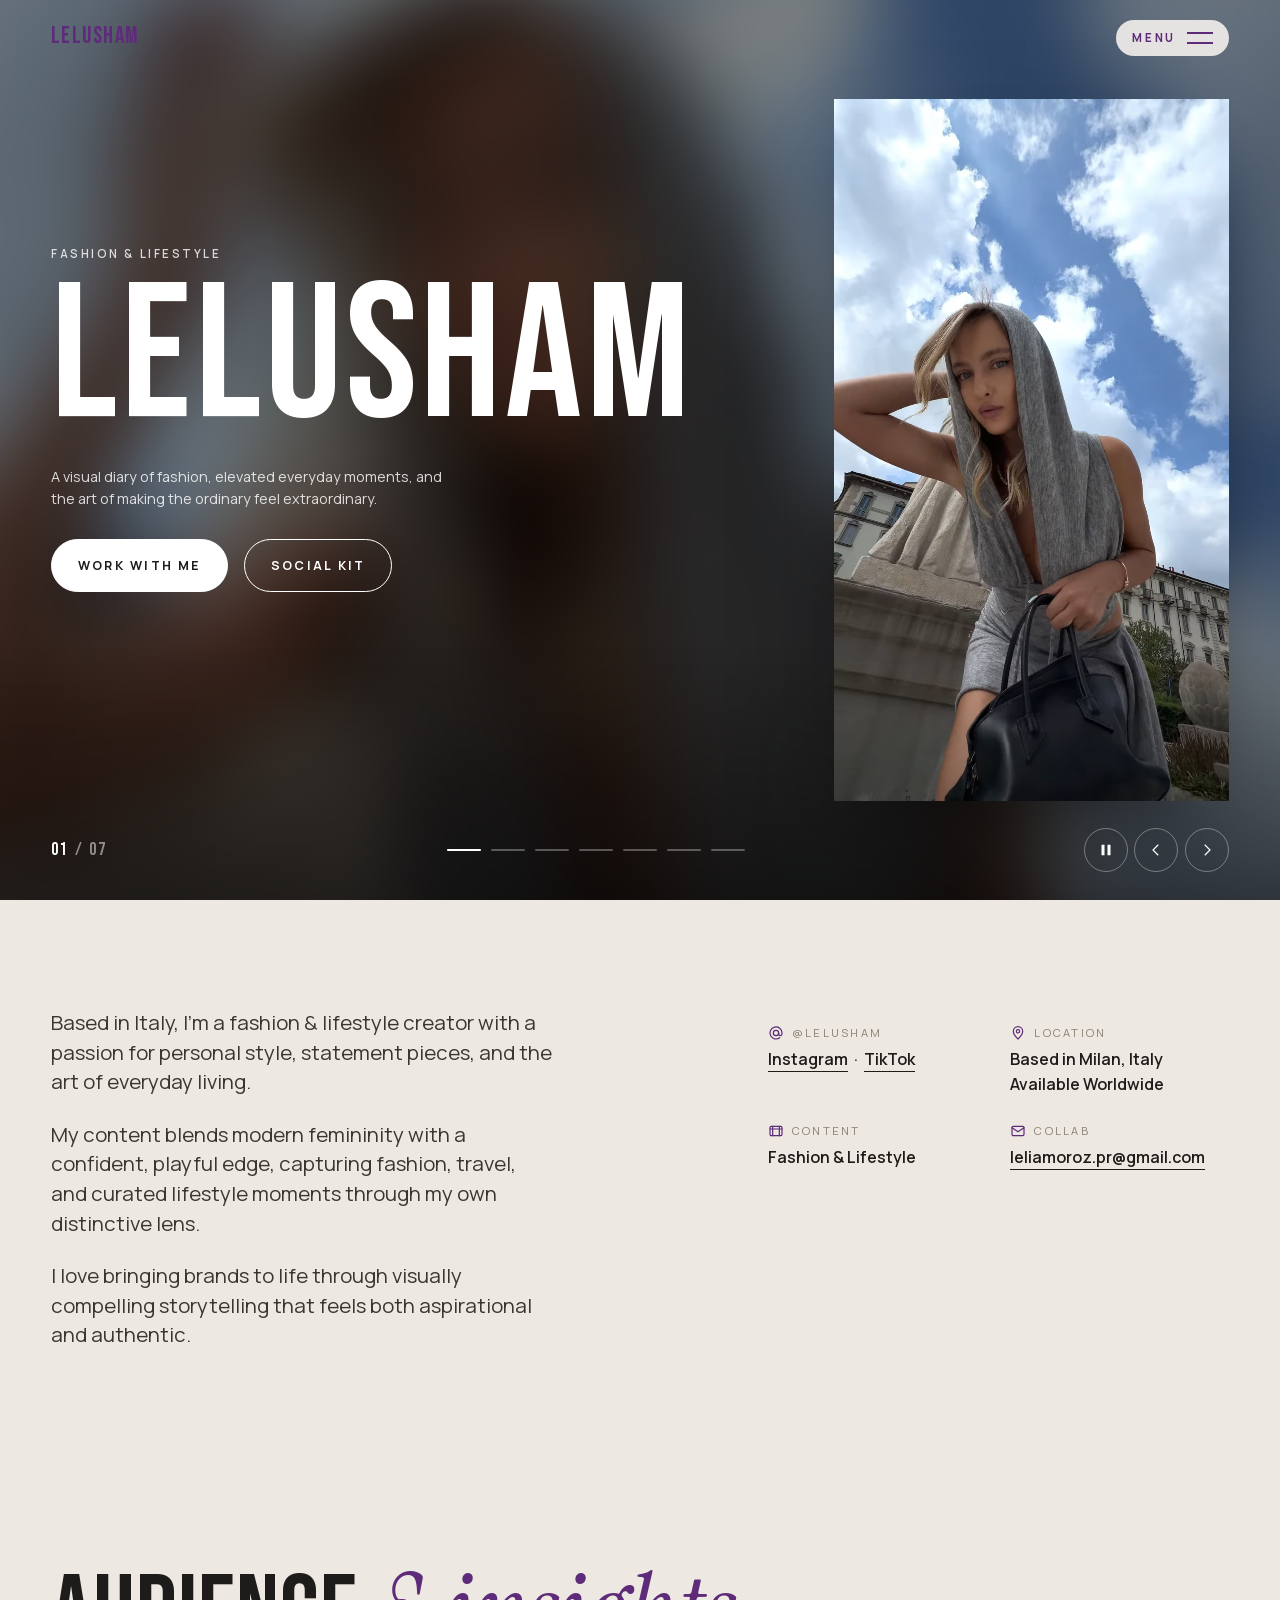
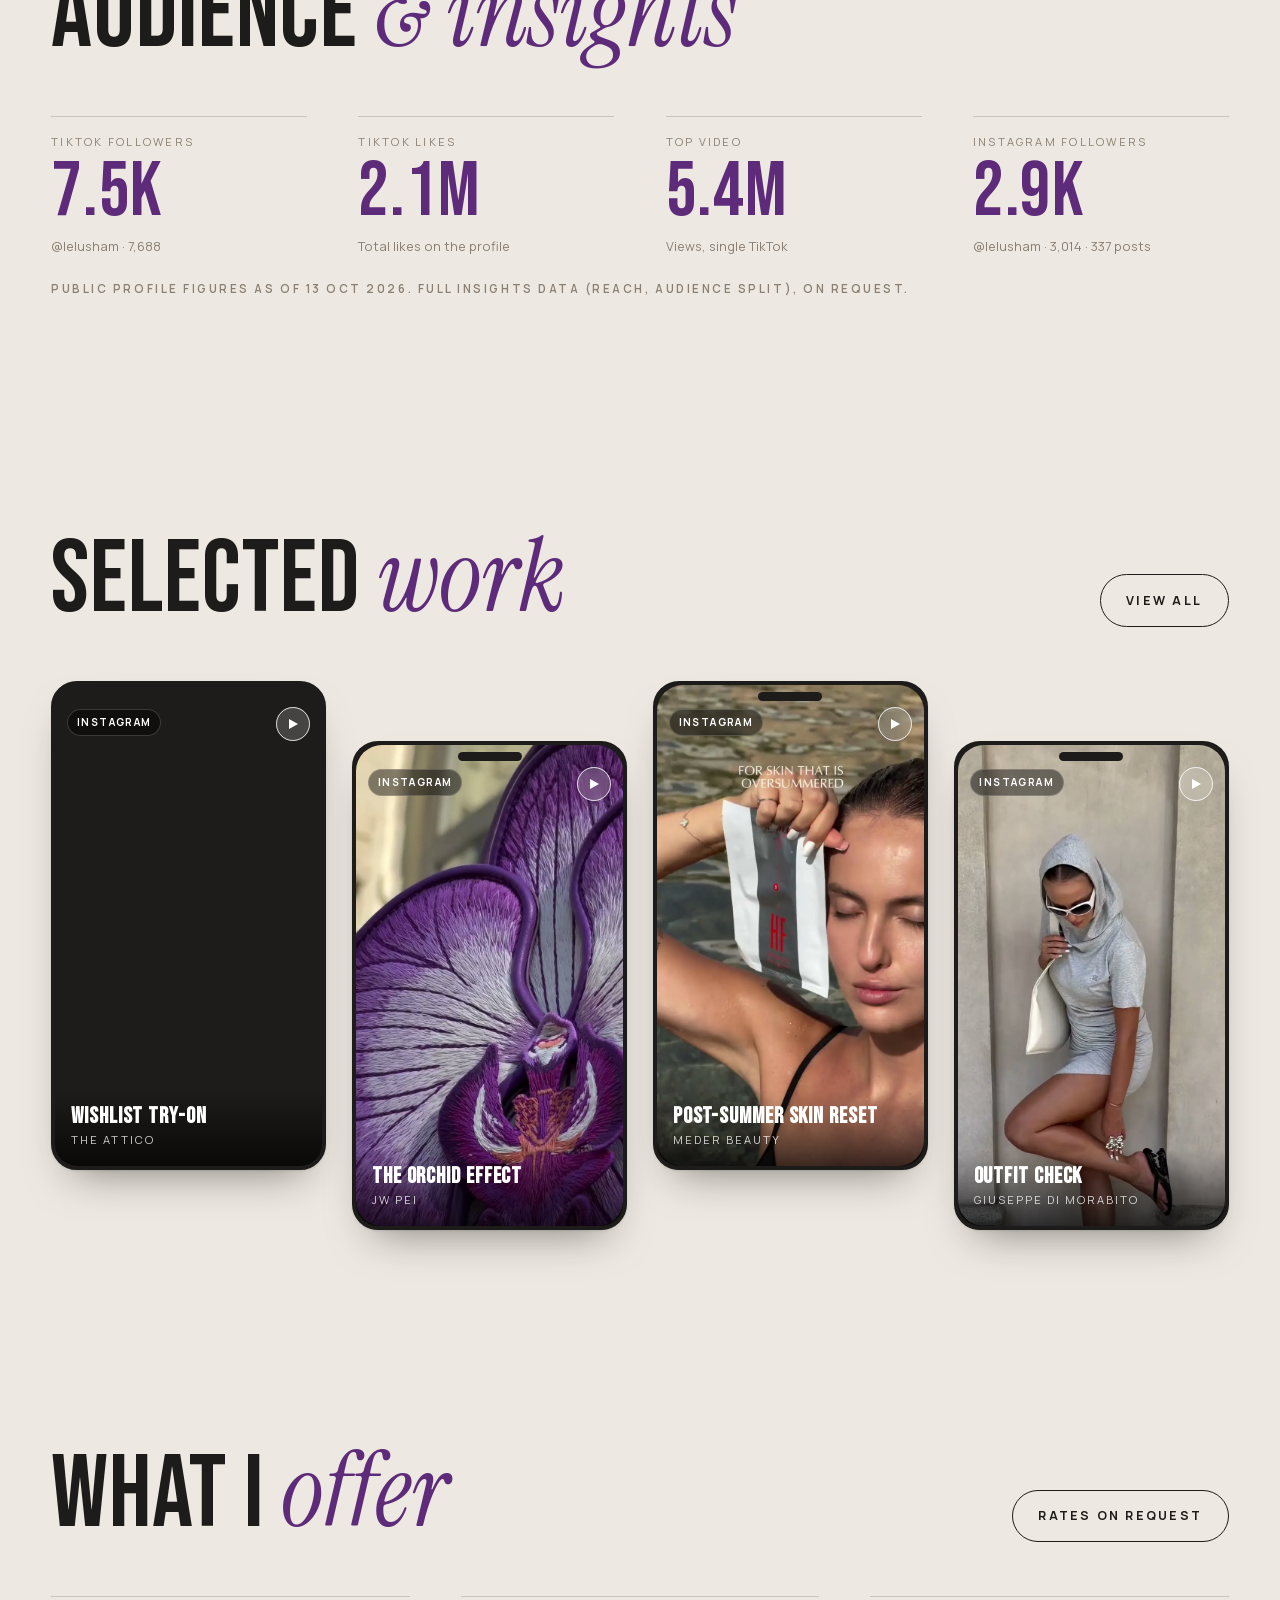
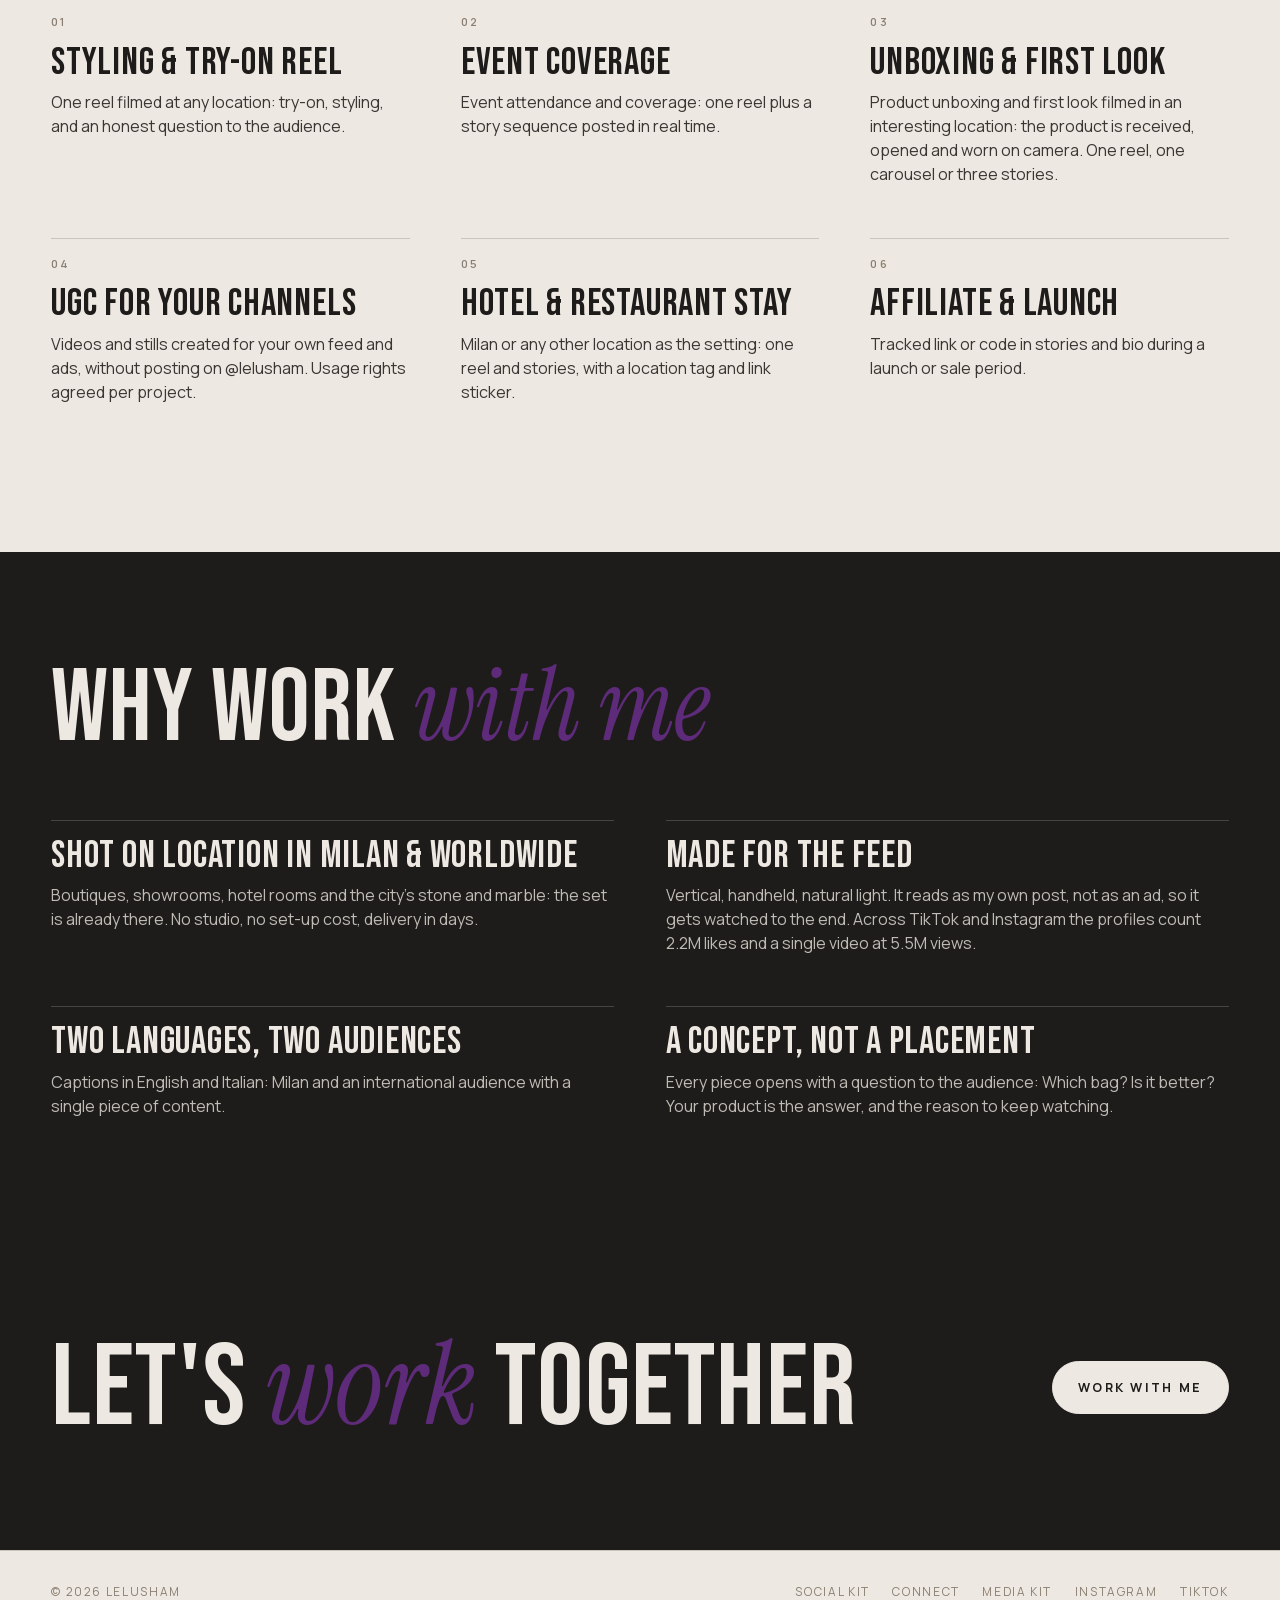
<file: index.html>
<!doctype html>
<html lang="en">
<head>
<meta charset="utf-8">
<meta name="viewport" content="width=device-width, initial-scale=1">
<title>LELUSHAM — Fashion & Lifestyle, Milan</title>
<meta name="description" content="Lelia M (@lelusham): fashion and lifestyle reels from Milan. Explore the Social Kit, the highlights and how to get in touch.">
<link rel="canonical" href="https://lelusham.com/">
<meta property="og:type" content="website">
<meta property="og:site_name" content="LELUSHAM">
<meta property="og:title" content="LELUSHAM — Fashion & Lifestyle, Milan">
<meta property="og:description" content="Lelia M (@lelusham): fashion and lifestyle reels from Milan. Explore the Social Kit, the highlights and how to get in touch.">
<meta property="og:url" content="https://lelusham.com/">
<meta property="og:image" content="https://lelusham.com/assets/img/og.jpg">
<meta property="og:image:width" content="1200"><meta property="og:image:height" content="630">
<meta name="twitter:card" content="summary_large_image">
<meta name="theme-color" content="#EDE8E1">
<link rel="icon" href="favicon.svg" type="image/svg+xml">
<link rel="preload" as="font" type="font/woff2" href="assets/fonts/bebas-neue-normal-latin.woff2" crossorigin>
<link rel="preload" as="font" type="font/woff2" href="assets/fonts/manrope-normal-latin.woff2" crossorigin>
<link rel="stylesheet" href="assets/css/style.css">
<link rel="preload" as="image" href="assets/video/lelusham-hero-poster.webp" fetchpriority="high">
<link rel="preload" as="video" href="assets/video/lelusham-hero-1080.mp4" type="video/mp4">
<script type="application/ld+json">{"@context":"https://schema.org","@type":"Person","name":"Lelia M","alternateName":"LELUSHAM","url":"https://lelusham.com/","sameAs":["https://www.instagram.com/lelusham/","https://www.tiktok.com/@lelusham"],"email":"mailto:leliamoroz.pr@gmail.com","address":{"@type":"PostalAddress","addressLocality":"Milan","addressCountry":"IT"},"jobTitle":"Fashion & Lifestyle creator"}</script>
</head>
<body>
<a class="skip-link" href="#main">Skip to content</a>
<header class="site-header">
  <a class="wordmark" href="index.html" aria-label="LELUSHAM — Home"><svg viewBox="0 0 520 90" aria-hidden="true"><text x="0" y="78" font-family="'Bebas Neue','Arial Narrow',Impact,sans-serif" font-size="96" letter-spacing="6" fill="currentColor">LELUSHAM</text></svg></a>
  <button class="menu-toggle" type="button" data-menu-toggle aria-expanded="false" aria-controls="site-nav"><span class="label">Menu</span><span class="bars" aria-hidden="true"></span></button>
</header>
<nav class="site-nav" id="site-nav" aria-label="Main">
  <ol>
    <li><a href="index.html">Home <small>01</small></a></li>
    <li><a href="social-kit.html">Social Kit <small>02</small></a></li>
    <li><a href="connect.html">Connect <small>03</small></a></li>
  </ol>
  <p class="nav-cta"><a class="btn btn-primary" data-media-kit href="docs/media-kit/LELUSHAM-media-kit.pdf" download><svg viewBox="0 0 16 16" aria-hidden="true" fill="none" stroke="currentColor" stroke-width="1.6" stroke-linecap="round" stroke-linejoin="round"><path d="M8 2v9M4 7l4 4 4-4M3 13h10"/></svg>Download Media Kit</a></p>
  <div class="nav-foot">
    <span><a href="https://www.instagram.com/lelusham/" target="_blank" rel="noopener" data-ig>Instagram</a> &nbsp;·&nbsp; <a href="https://www.tiktok.com/@lelusham" target="_blank" rel="noopener" data-tt>TikTok</a> &nbsp;·&nbsp; @lelusham</span>
  </div>
</nav>
<main id="main">

<section class="hero" data-slider>
  <div class="slides"></div>
  <p class="visually-hidden" aria-live="polite" data-live></p>
  <div class="slider-ui">
    <div class="counter" aria-hidden="true"></div>
    <div class="dots" role="tablist" aria-label="Slides"></div>
    <div class="slider-btns">
      <button class="ctrl" type="button" data-toggle-play aria-pressed="false" aria-label="Pause autoplay"><svg class="ico-pause" viewBox="0 0 24 24" fill="currentColor" aria-hidden="true"><rect x="6" y="5" width="4" height="14"/><rect x="14" y="5" width="4" height="14"/></svg><svg class="ico-play" viewBox="0 0 24 24" fill="currentColor" aria-hidden="true"><path d="M7 5l12 7-12 7z"/></svg></button>
      <button class="ctrl" type="button" data-prev aria-label="Previous slide"><svg viewBox="0 0 24 24" fill="none" stroke="currentColor" stroke-width="1.6" aria-hidden="true"><path d="M15 5l-7 7 7 7"/></svg></button>
      <button class="ctrl" type="button" data-next aria-label="Next slide"><svg viewBox="0 0 24 24" fill="none" stroke="currentColor" stroke-width="1.6" aria-hidden="true"><path d="M9 5l7 7-7 7"/></svg></button>
    </div>
  </div>
</section>

<section class="section intro">
  <div class="lead fade-up">
    <p>Based in Italy, I&#39;m a fashion &amp; lifestyle creator with a passion for personal style, statement pieces, and the art of everyday living.</p>
    <p>My content blends modern femininity with a confident, playful edge, capturing fashion, travel, and curated lifestyle moments through my own distinctive lens.</p>
    <p>I love bringing brands to life through visually compelling storytelling that feels both aspirational and authentic.</p>
  </div>
  <dl class="meta fade-up">
    <div><dt><svg class="ico" viewBox="0 0 24 24" fill="none" stroke="currentColor" stroke-width="1.8" stroke-linecap="round" stroke-linejoin="round" aria-hidden="true"><circle cx="12" cy="12" r="4"/><path d="M16 12v1.5a2.5 2.5 0 0 0 5 0V12a9 9 0 1 0-3.5 7.1"/></svg>@lelusham</dt><dd><a class="link" href="https://www.instagram.com/lelusham/" target="_blank" rel="noopener" data-ig>Instagram</a> &nbsp;·&nbsp; <a class="link" href="https://www.tiktok.com/@lelusham" target="_blank" rel="noopener" data-tt>TikTok</a></dd></div>
    <div><dt><svg class="ico" viewBox="0 0 24 24" fill="none" stroke="currentColor" stroke-width="1.8" stroke-linecap="round" stroke-linejoin="round" aria-hidden="true"><path d="M12 21s-7-6.2-7-11.5a7 7 0 0 1 14 0C19 14.8 12 21 12 21z"/><circle cx="12" cy="9.5" r="2.5"/></svg>Location</dt><dd>Based in Milan, Italy<br>Available Worldwide</dd></div>
    <div><dt><svg class="ico" viewBox="0 0 24 24" fill="none" stroke="currentColor" stroke-width="1.8" stroke-linecap="round" stroke-linejoin="round" aria-hidden="true"><rect x="3" y="5" width="18" height="14" rx="2"/><path d="M3 9h18M7 5v14M17 5v14"/></svg>Content</dt><dd>Fashion &amp; Lifestyle</dd></div>
    <div><dt><svg class="ico" viewBox="0 0 24 24" fill="none" stroke="currentColor" stroke-width="1.8" stroke-linecap="round" stroke-linejoin="round" aria-hidden="true"><rect x="3" y="5" width="18" height="14" rx="2"/><path d="m3 7 9 6 9-6"/></svg>Collab</dt><dd><a class="link" data-email href="#">leliamoroz.pr@gmail.com</a></dd></div>
  </dl>
</section>

<section class="section audience" aria-labelledby="aud-h">
  <div class="section-head">
    <h2 id="aud-h" class="section-title display fade-up">Audience <span class="serif-i">&amp; insights</span></h2>
  </div>
  <dl class="stats" data-stats></dl>
  <p class="eyebrow fade-up" data-stats-note></p>
</section>

<section class="section work-sec" aria-labelledby="kit-h">
  <div class="section-head">
    <h2 id="kit-h" class="section-title display fade-up">Selected <span class="serif-i">work</span></h2>
    <a class="btn btn-ghost fade-up" href="social-kit.html">View all</a>
  </div>
  <div class="grid staggered" data-kit-preview></div>
</section>

<section class="section offer-sec" aria-labelledby="off-h">
  <div class="section-head">
    <h2 id="off-h" class="section-title display fade-up">What I <span class="serif-i">offer</span></h2>
    <a class="btn btn-ghost fade-up" href="connect.html">Rates on request</a>
  </div>
  <ol class="offer-list" data-services></ol>
  <p class="offer-note fade-up" data-services-note></p>
</section>

<section class="section value-sec on-dark" aria-labelledby="val-h">
  <h2 id="val-h" class="section-title display fade-up">Why work <span class="serif-i">with me</span></h2>
  <ul class="value-list" data-value></ul>
</section>

<section class="cta-band">
  <h2 class="display">Let's <span class="serif-i">work</span> together</h2>
  <a class="btn btn-primary" href="connect.html">Work with me</a>
</section>
</main>
<footer class="site-footer">
  <span>© <span data-year></span> LELUSHAM </span>
  <nav aria-label="Footer">
    <a href="social-kit.html">Social Kit</a>
    <a href="connect.html">Connect</a>
    <a data-media-kit href="docs/media-kit/LELUSHAM-media-kit.pdf" download>Media kit</a>
    <a href="https://www.instagram.com/lelusham/" target="_blank" rel="noopener" data-ig>Instagram</a>
    <a href="https://www.tiktok.com/@lelusham" target="_blank" rel="noopener" data-tt>TikTok</a>
  </nav>
</footer>
<script src="assets/js/content.js"></script>
<script src="assets/js/slider.js"></script>
<script src="assets/js/main.js"></script>
</body>
</html>
</file>
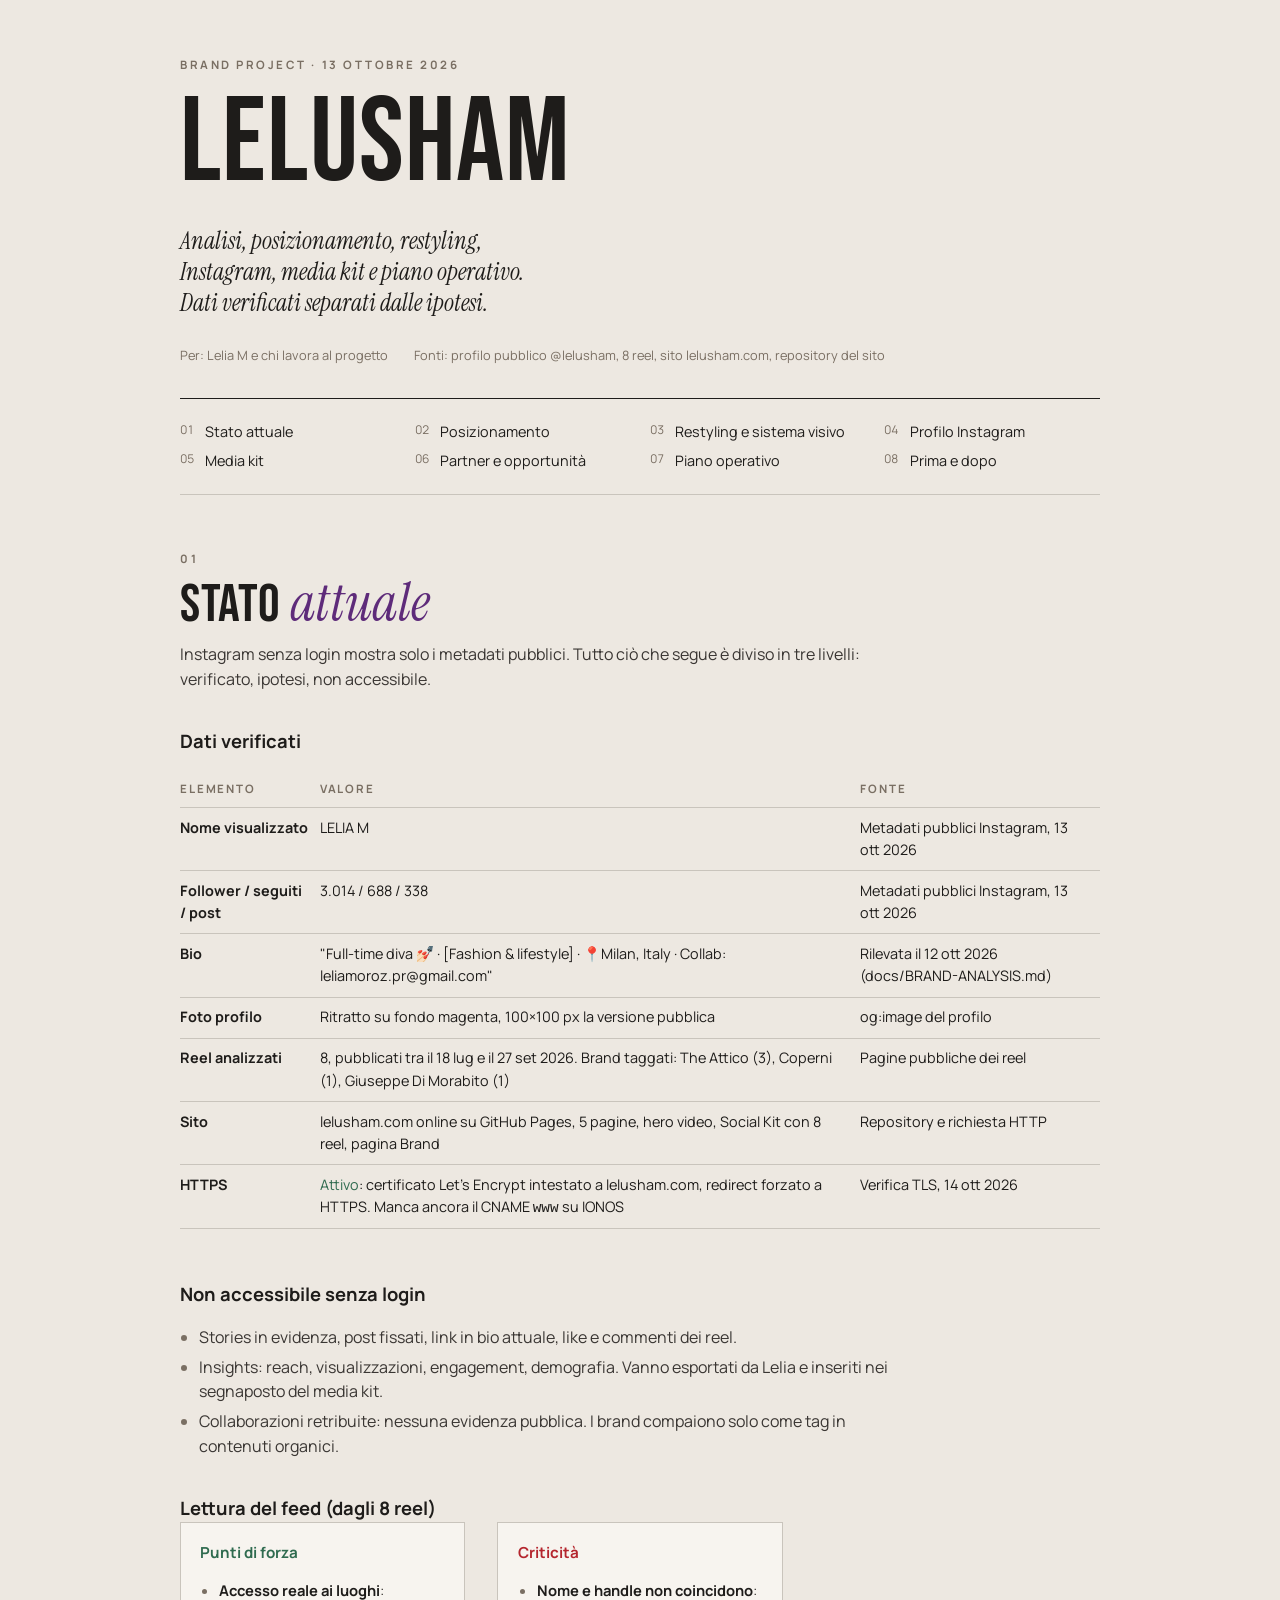
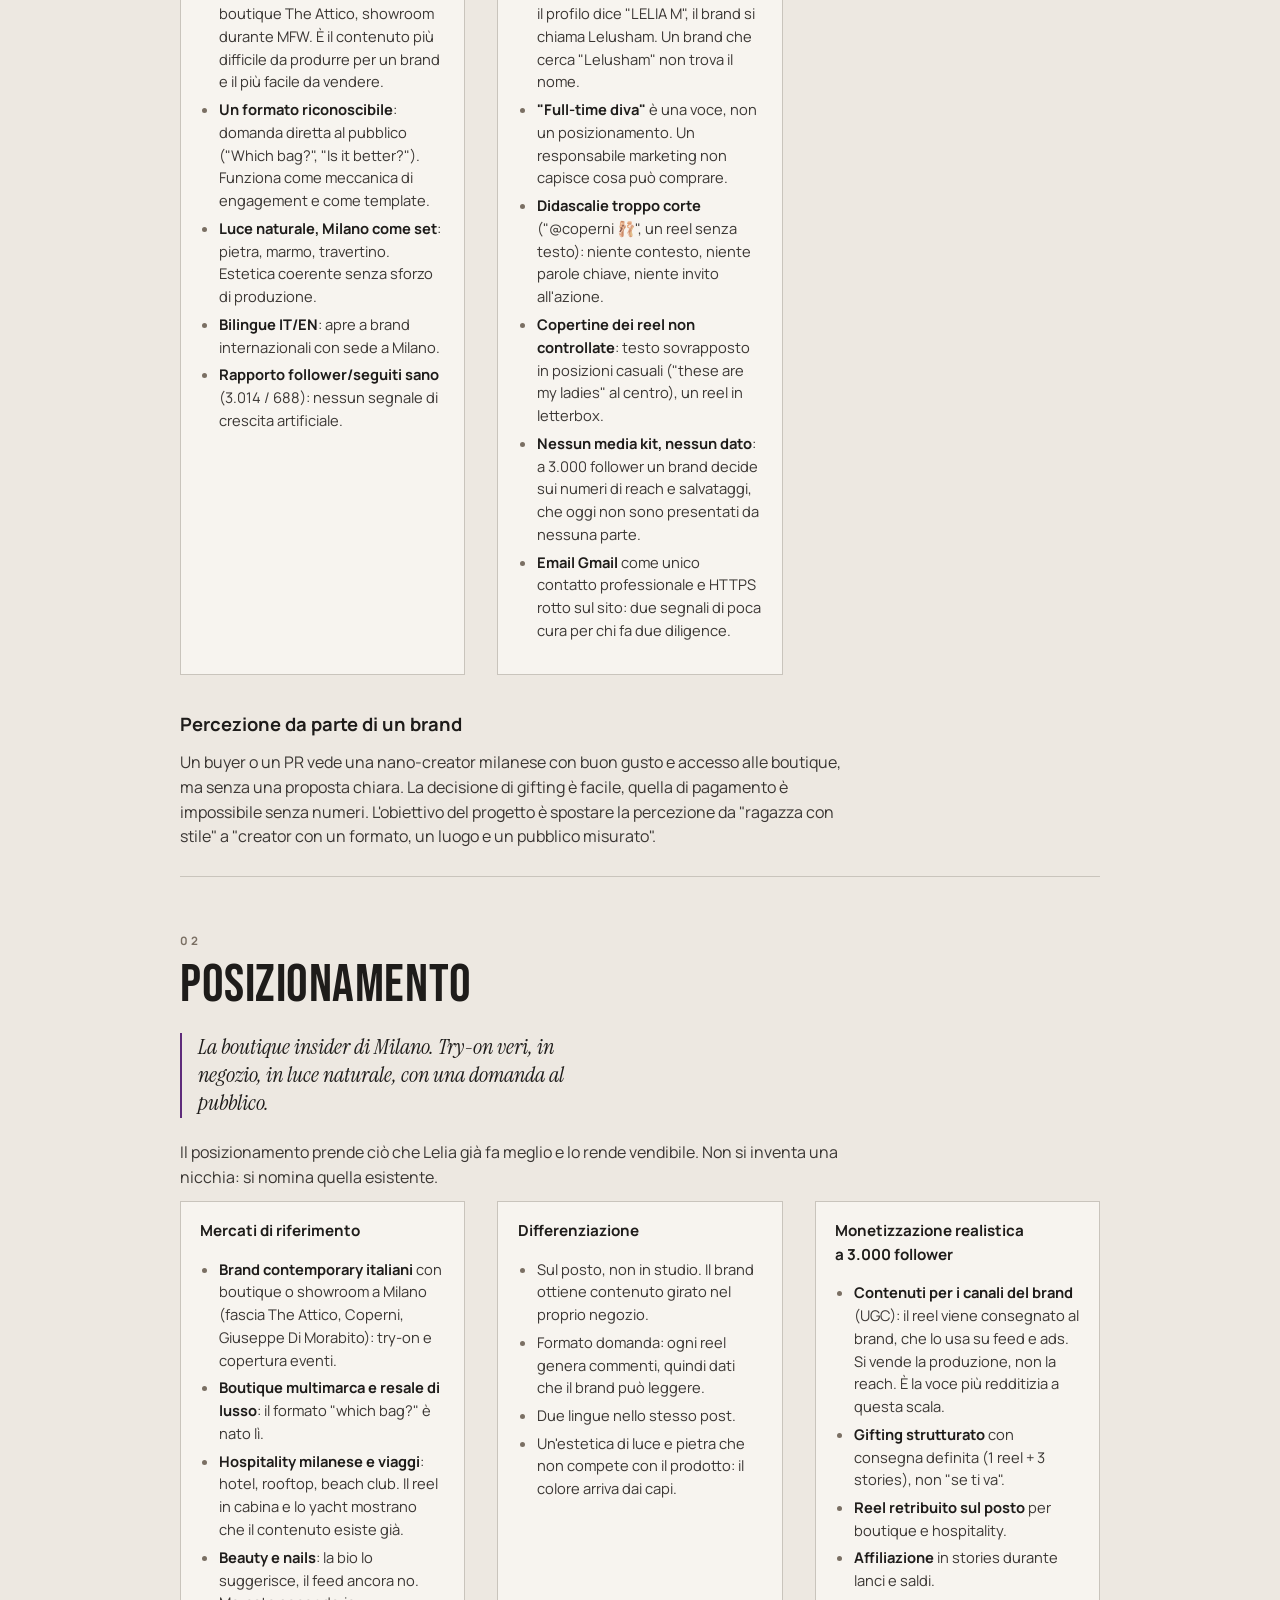
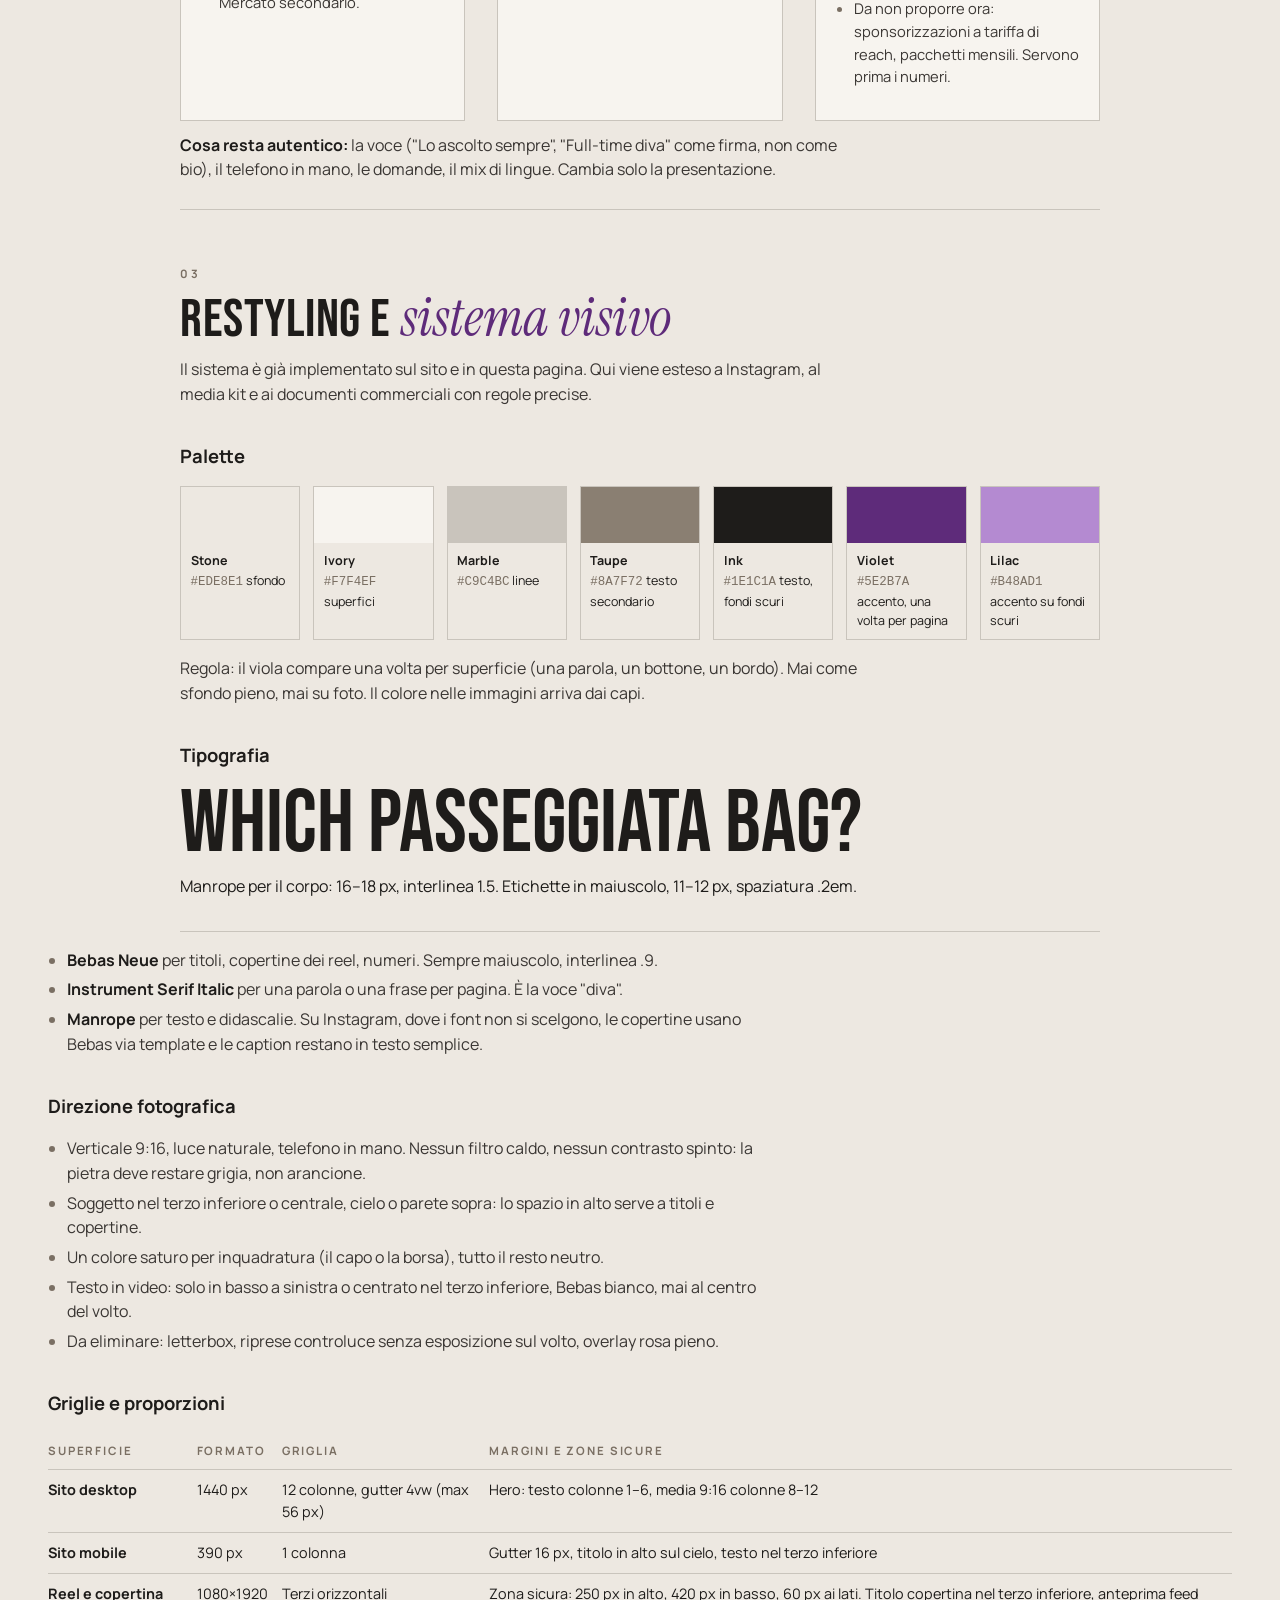
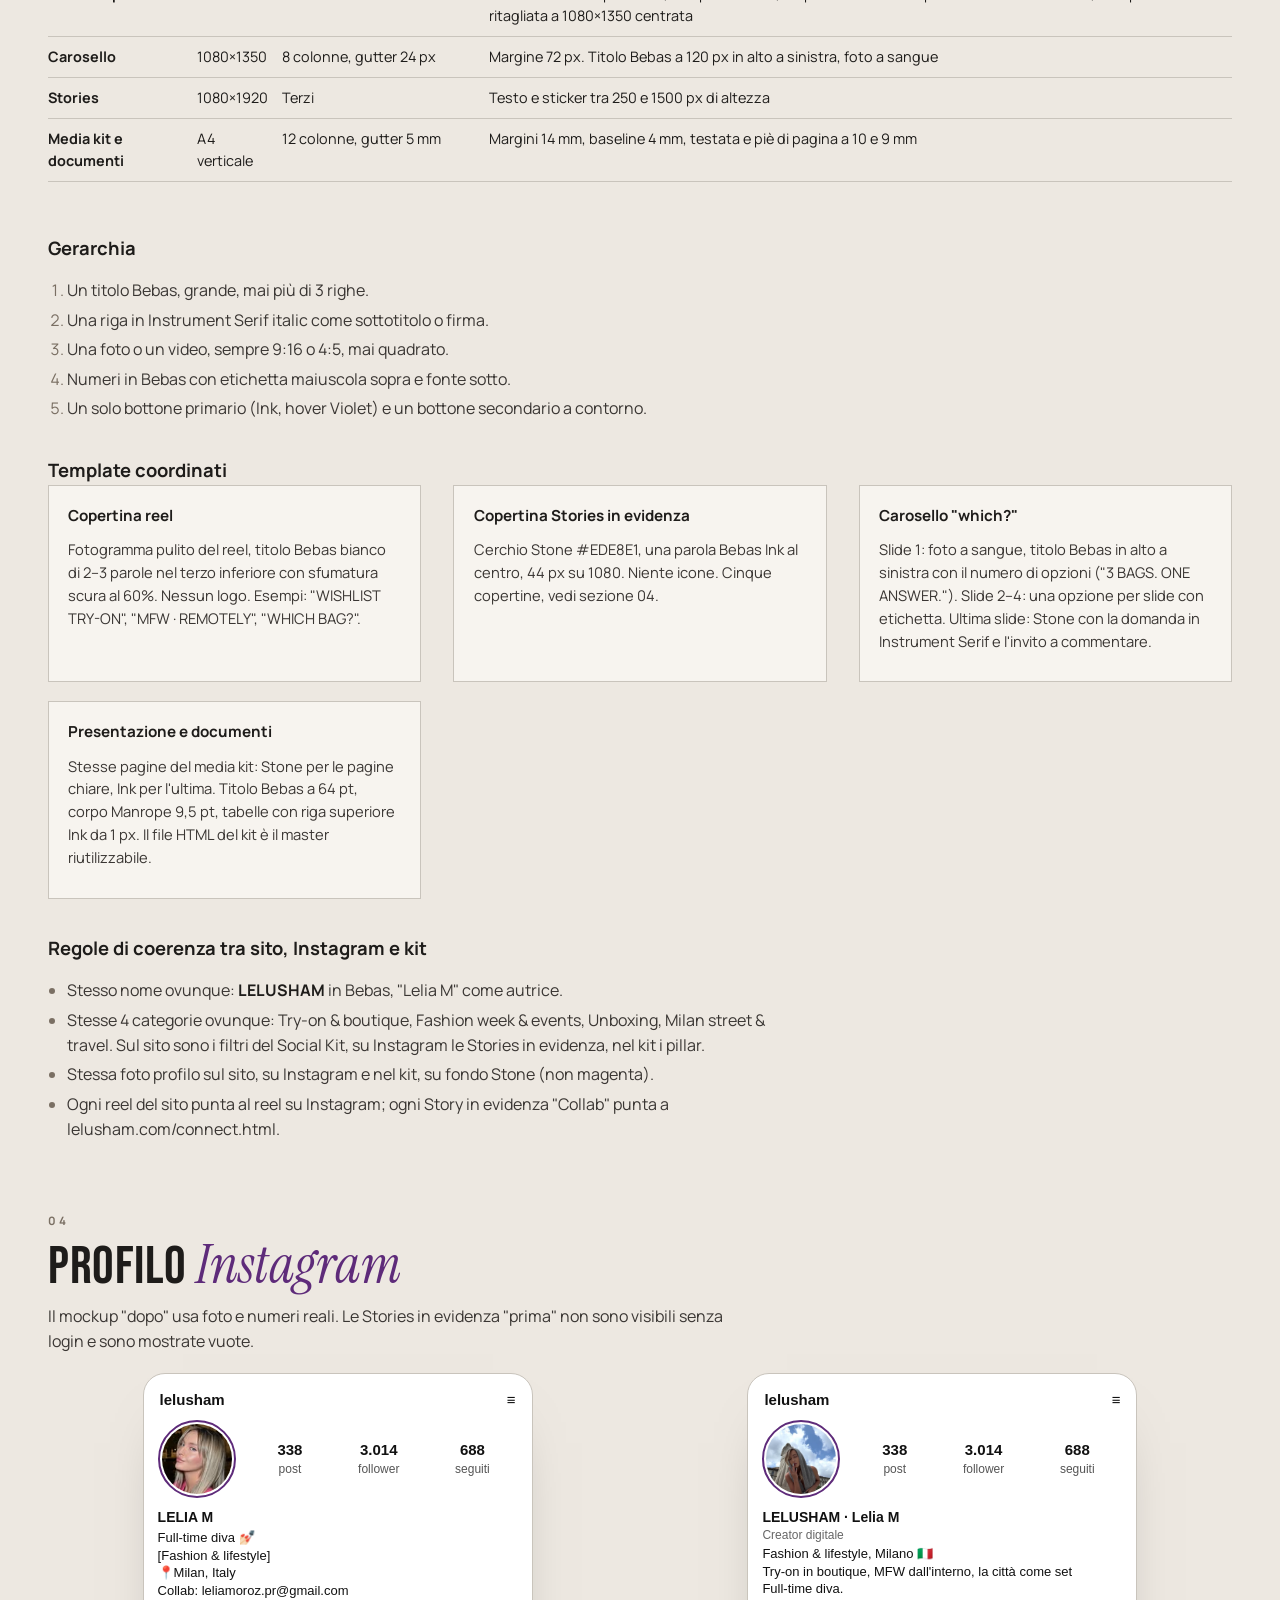
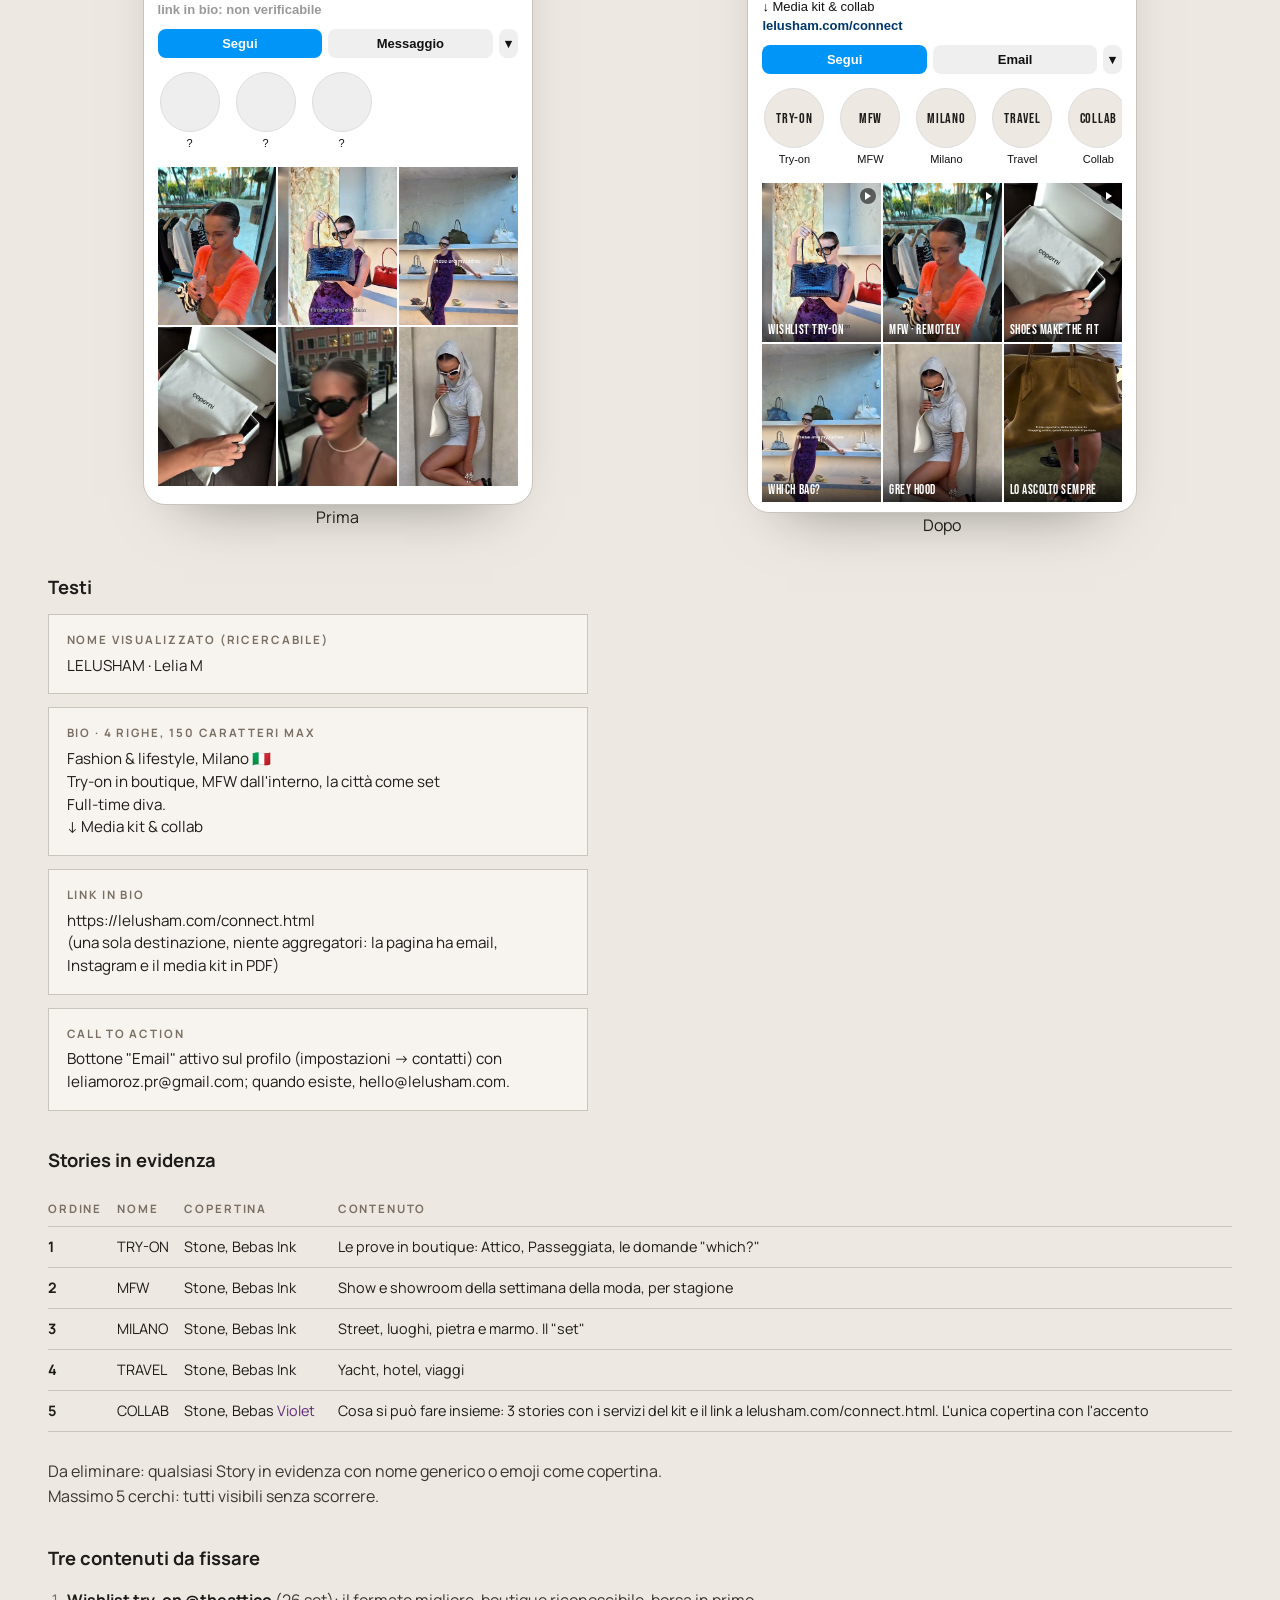
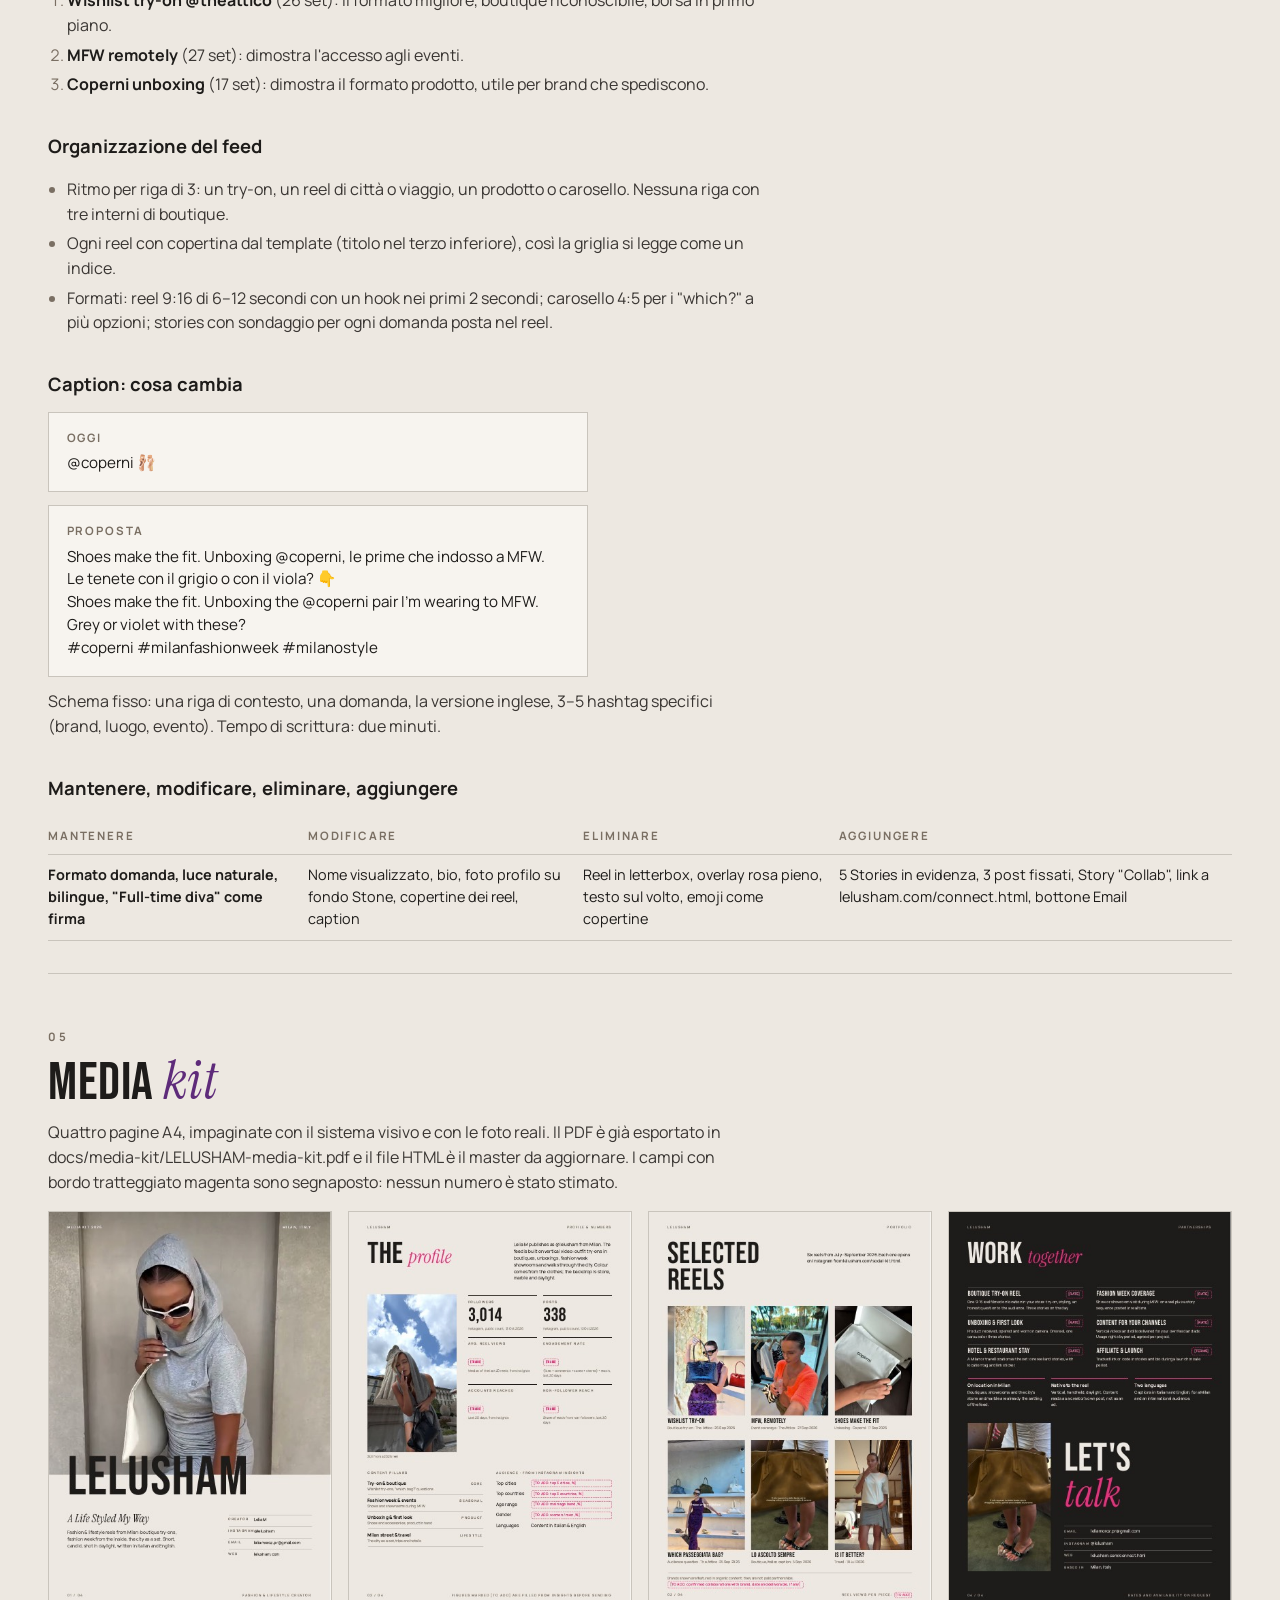
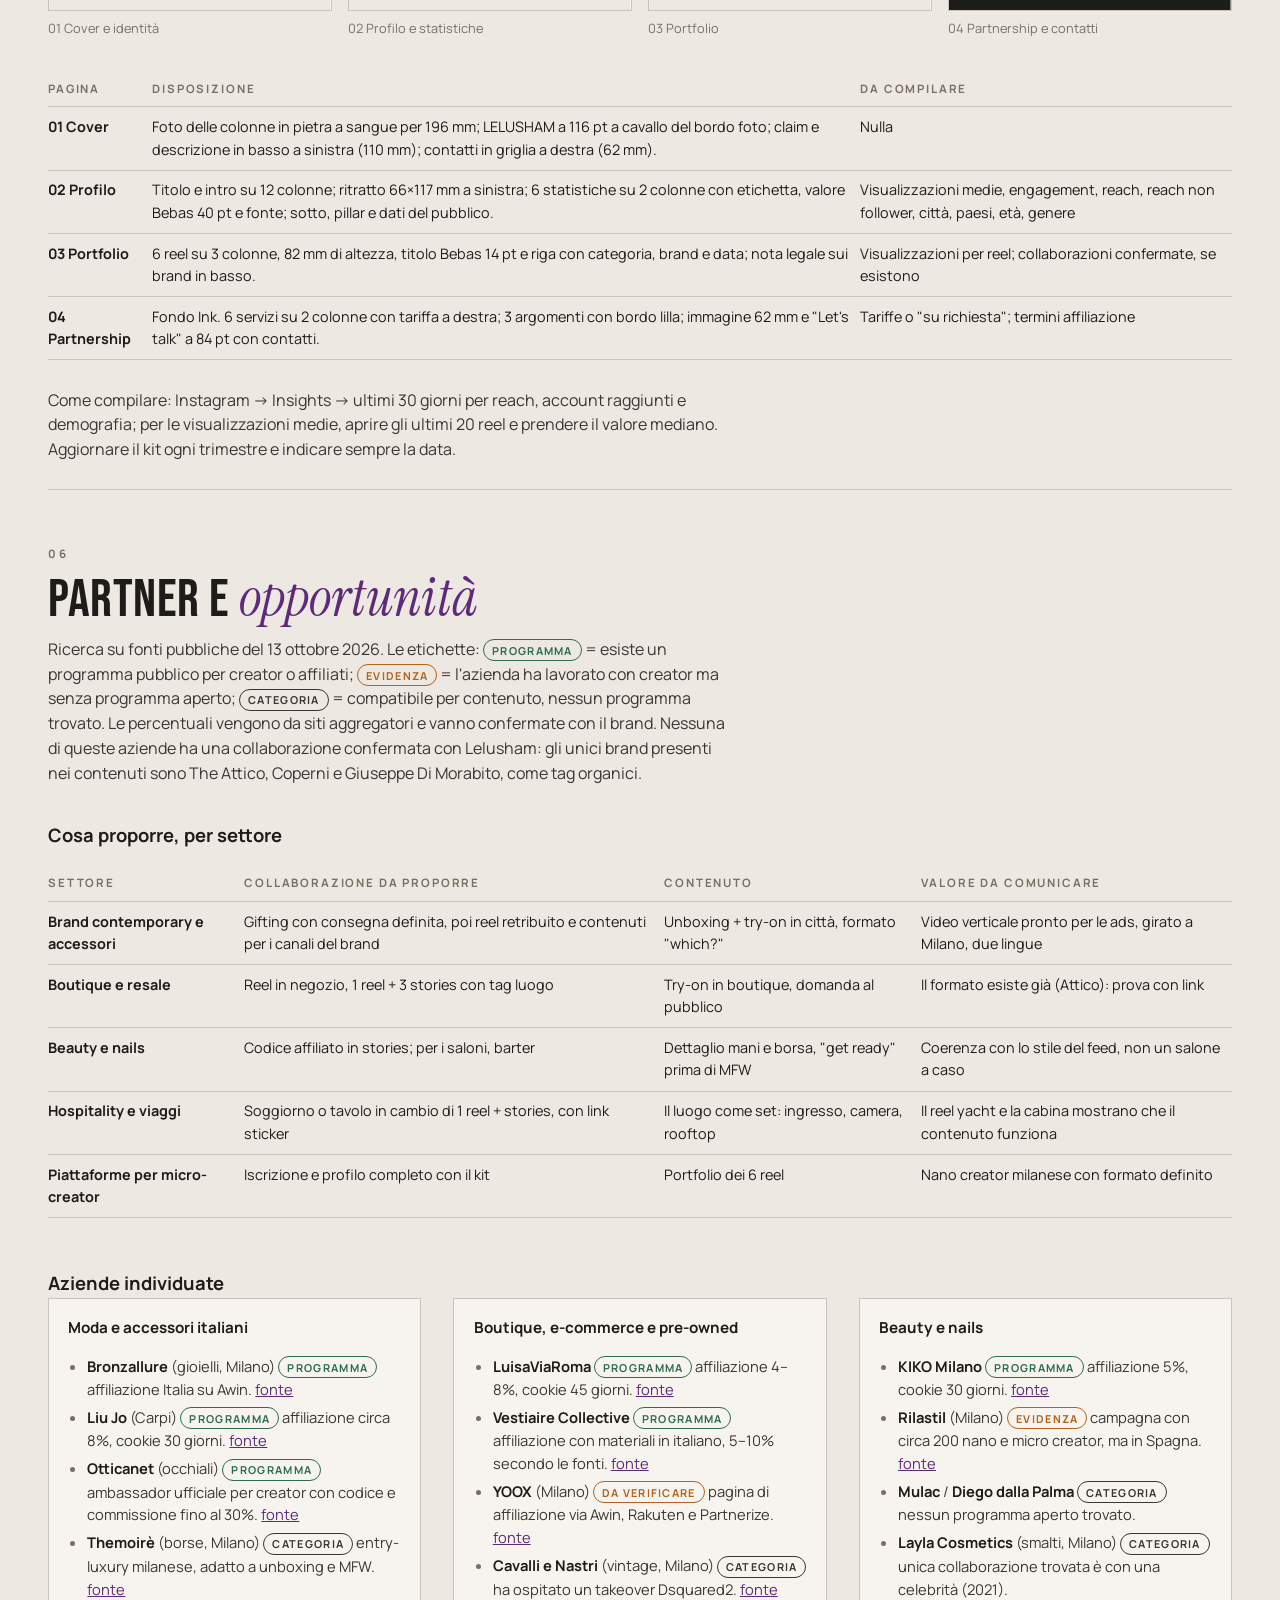
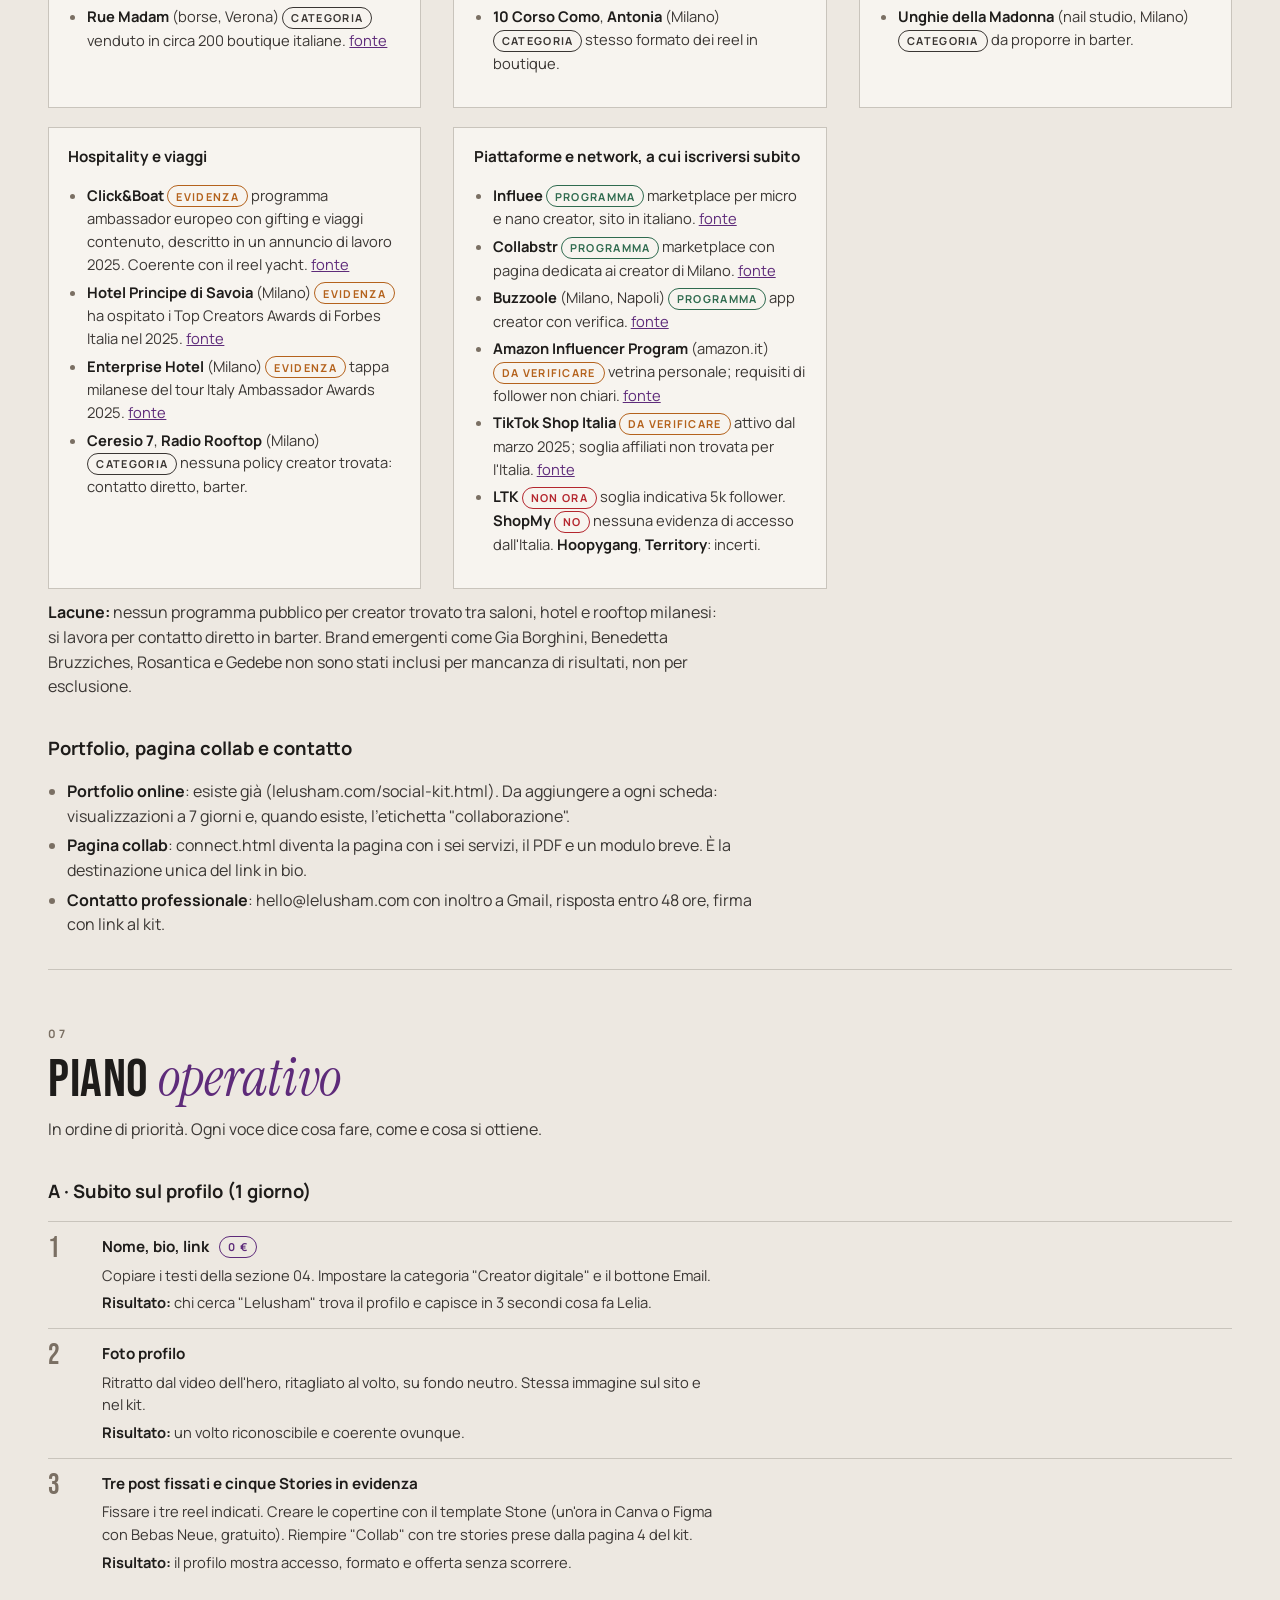
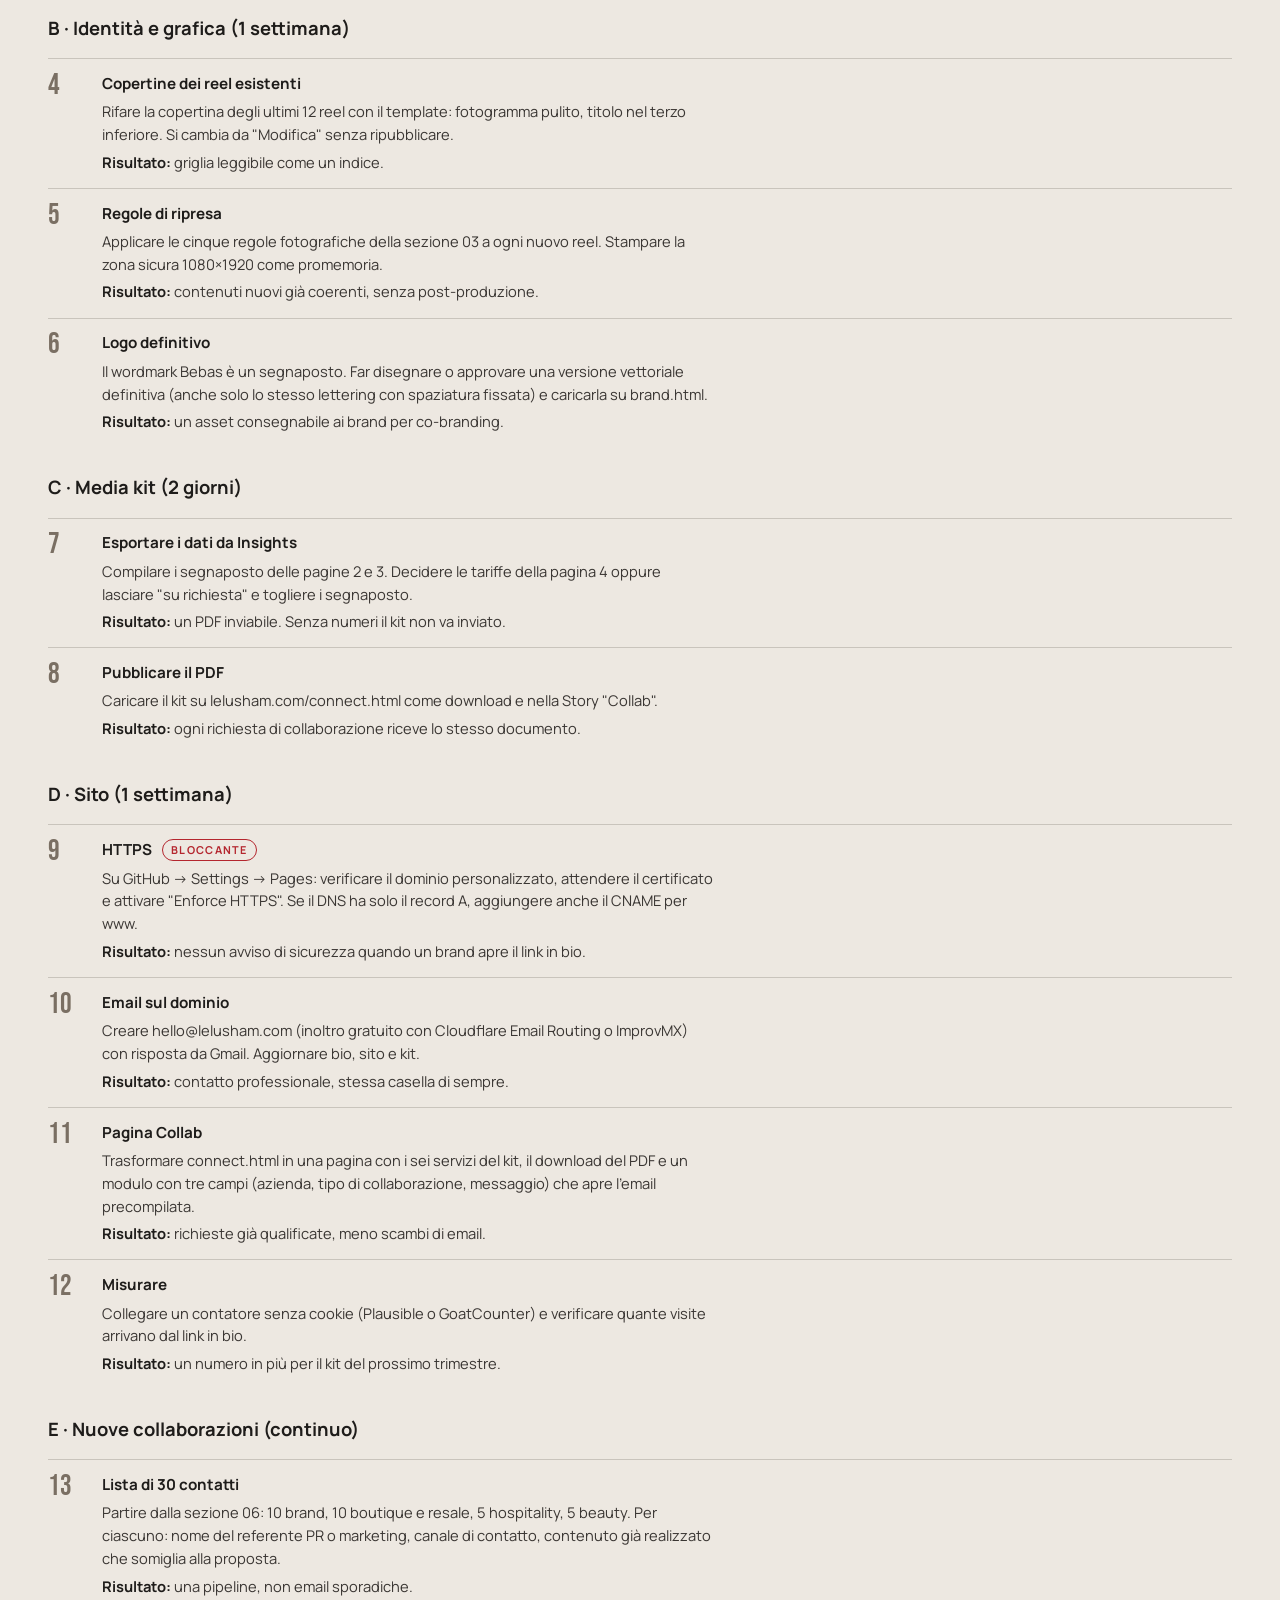
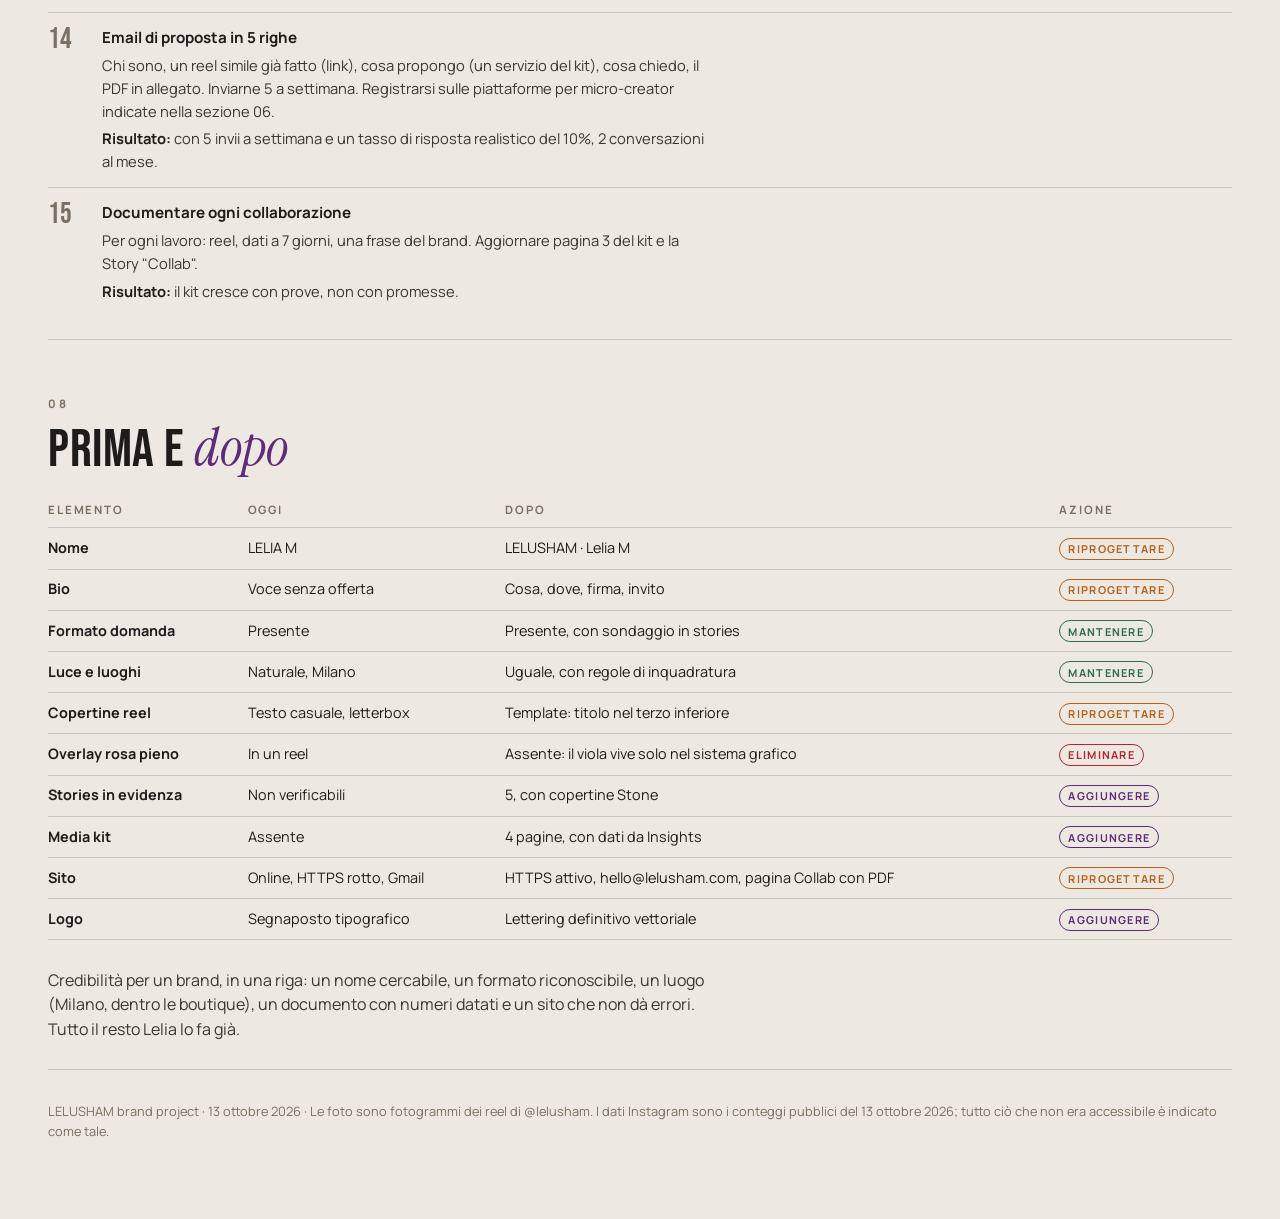
<file: docs/progetto/index.html>
<!doctype html>
<html lang="it">
<head>
<meta charset="utf-8">
<meta name="viewport" content="width=device-width, initial-scale=1">
<title>LELUSHAM Brand Project 2026</title>
<meta name="description" content="Analisi, strategia, restyling, Instagram, media kit e piano operativo per LELUSHAM">
<link rel="preconnect" href="https://fonts.googleapis.com"><link rel="preconnect" href="https://fonts.gstatic.com" crossorigin>
<link rel="stylesheet" href="https://fonts.googleapis.com/css2?family=Bebas+Neue&family=Instrument+Serif:ital@0;1&family=Manrope:wght@400;600;700&display=swap">
<style>
/* Layout: documento editoriale a colonna singola (68ch), con sezioni numerate perché il brief è una sequenza di 8 punti.
   Palette = design system del sito (stone/ink/violet) così il documento è esso stesso un esempio del sistema. */
:root {
  --bg: #EDE8E1; --surface: #F7F4EF; --line: #C9C4BC; --muted: #7A6F63; --fg: #1E1C1A; --fg-soft: #3A3633;
  --accent: #5E2B7A; --accent-2: #5E2B7A; --ok: #2F6B4F; --warn: #B4621C; --bad: #B4262E;
  --display: "Bebas Neue", "Arial Narrow", Impact, sans-serif;
  --serif: "Instrument Serif", Georgia, serif;
  --body: "Manrope", system-ui, -apple-system, "Segoe UI", sans-serif;
}
@media (prefers-color-scheme: dark) { :root:not([data-theme="light"]) { --bg: #1E1C1A; --surface: #272421; --line: #44403B; --muted: #A39A8F; --fg: #EDE8E1; --fg-soft: #CFC7BD; --accent: #B48AD1; --accent-2: #B48AD1; --ok: #7CC29F; --warn: #E9A25B; --bad: #F08A8F; color-scheme: dark; } }
:root[data-theme="dark"] { --bg: #1E1C1A; --surface: #272421; --line: #44403B; --muted: #A39A8F; --fg: #EDE8E1; --fg-soft: #CFC7BD; --accent: #B48AD1; --accent-2: #B48AD1; --ok: #7CC29F; --warn: #E9A25B; --bad: #F08A8F; color-scheme: dark; }
* { box-sizing: border-box; }
body { margin: 0; background: var(--bg); color: var(--fg); font-family: var(--body); font-size: 16px; line-height: 1.55; padding-block: 0 80px; padding-inline: clamp(16px, 4vw, 48px); }
.wrap { max-width: 920px; margin: 0 auto; }
h1, h2, h3, h4 { text-wrap: balance; margin: 0; }
h1 { font-family: var(--display); font-weight: 400; font-size: clamp(3.6rem, 10vw, 7.5rem); line-height: .9; letter-spacing: .01em; }
h1 .i, h2 .i { font-family: var(--serif); font-style: italic; font-weight: 400; text-transform: none; color: var(--accent); letter-spacing: 0; }
h2 { font-family: var(--display); font-weight: 400; font-size: clamp(2.2rem, 5vw, 3.4rem); line-height: .95; letter-spacing: .01em; text-transform: uppercase; }
h3 { font-size: 1.15rem; font-weight: 700; margin-top: 2.2rem; }
h4 { font-size: .95rem; font-weight: 700; margin-top: 1.4rem; }
p { max-width: 68ch; margin: .7rem 0; color: var(--fg-soft); }
p.lead { font-family: var(--serif); font-style: italic; font-size: 1.5rem; line-height: 1.3; color: var(--fg); max-width: 34ch; }
.eyebrow { font-size: .72rem; letter-spacing: .22em; text-transform: uppercase; font-weight: 700; color: var(--muted); }
header.hero { padding-block: 56px 32px; border-bottom: 1px solid var(--fg); display: grid; gap: 1rem; }
header .meta { display: flex; flex-wrap: wrap; gap: .4rem 1.6rem; font-size: .8rem; color: var(--muted); }
nav.toc { display: grid; grid-template-columns: repeat(auto-fill, minmax(200px, 1fr)); gap: .4rem 1.2rem; padding-block: 1.4rem; border-bottom: 1px solid var(--line); font-size: .9rem; }
nav.toc a { color: var(--fg); text-decoration: none; display: grid; grid-template-columns: 2.2ch 1fr; gap: .6ch; }
nav.toc a:hover { color: var(--accent); }
nav.toc small { color: var(--muted); font-variant-numeric: tabular-nums; }
section { padding-block: 3.4rem 1rem; border-bottom: 1px solid var(--line); }
section > .eyebrow { display: block; margin-bottom: .6rem; }
a { color: var(--accent-2); }
ul, ol { padding-left: 1.2rem; max-width: 72ch; color: var(--fg-soft); } li { margin: .3rem 0; } li::marker { color: var(--muted); }
strong { color: var(--fg); }
table { width: 100%; border-collapse: collapse; font-size: .9rem; margin: 1rem 0; }
th, td { text-align: left; vertical-align: top; padding: .55rem .6rem .55rem 0; border-bottom: 1px solid var(--line); }
th { font-size: .72rem; letter-spacing: .16em; text-transform: uppercase; color: var(--muted); font-weight: 700; }
td:first-child { font-weight: 700; color: var(--fg); }
.scroll { overflow-x: auto; }
.tag { display: inline-block; font-size: .68rem; letter-spacing: .12em; text-transform: uppercase; font-weight: 700; padding: .15rem .5rem; border-radius: 999px; border: 1px solid currentColor; line-height: 1.4; white-space: nowrap; }
.ok { color: var(--ok); } .warn { color: var(--warn); } .bad { color: var(--bad); } .acc { color: var(--accent); }
.cols { display: grid; grid-template-columns: repeat(auto-fill, minmax(280px, 1fr)); gap: 1.2rem 2rem; }
.card { background: var(--surface); border: 1px solid var(--line); padding: 1.1rem 1.2rem; }
.card h4 { margin-top: 0; }
.card p, .card ul { font-size: .92rem; }
.quote { font-family: var(--serif); font-style: italic; font-size: 1.35rem; line-height: 1.3; border-left: 2px solid var(--accent); padding-left: 1rem; margin: 1.4rem 0; color: var(--fg); max-width: 40ch; }
pre.copy { background: var(--surface); border: 1px solid var(--line); padding: 1rem 1.1rem; font-family: var(--body); font-size: .95rem; white-space: pre-wrap; margin: .8rem 0; color: var(--fg); max-width: 60ch; line-height: 1.5; }
pre.copy small { color: var(--muted); display: block; margin-bottom: .4rem; font-size: .72rem; letter-spacing: .16em; text-transform: uppercase; font-weight: 700; }
figure { margin: 1.2rem 0; } figcaption { font-size: .8rem; color: var(--muted); margin-top: .5rem; }
img { max-width: 100%; display: block; }

/* Palette */
.swatches { display: grid; grid-template-columns: repeat(auto-fill, minmax(120px, 1fr)); gap: .8rem; margin: 1rem 0; }
.sw { border: 1px solid var(--line); }
.sw i { display: block; height: 56px; }
.sw div { padding: .5rem .6rem; font-size: .78rem; } .sw b { display: block; } .sw code { font-size: .78rem; color: var(--muted); }
/* Specimen */
.spec { display: grid; gap: .6rem; margin: 1rem 0; }
.spec .d { font-family: var(--display); font-size: clamp(3rem, 8vw, 5.5rem); line-height: .9; text-transform: uppercase; }
.spec .s { font-family: var(--serif); font-style: italic; font-size: 2rem; line-height: 1.1; }
.spec .b { font-size: 1rem; max-width: 60ch; }

/* Mock profilo Instagram */
.phones { display: grid; grid-template-columns: repeat(auto-fit, minmax(min(290px, 100%), 1fr)); gap: 1.6rem; margin: 1.2rem 0; }
.phone { max-width: 390px; width: 100%; margin: 0 auto; background: #fff; color: #111; border: 1px solid var(--line); border-radius: 22px; padding: 14px 14px 10px; font-family: -apple-system, "Segoe UI", Roboto, sans-serif; font-size: 13px; line-height: 1.35; box-shadow: 0 30px 60px -40px rgba(0,0,0,.5); }
.phone .bar { display: flex; justify-content: space-between; font-weight: 700; font-size: 15px; padding: 2px 2px 10px; }
.phone .top { display: grid; grid-template-columns: 78px 1fr; gap: 14px; align-items: center; }
.phone .av { width: 78px; height: 78px; border-radius: 50%; overflow: hidden; border: 2px solid #5E2B7A; padding: 2px; background: #fff; }
.phone .av img { width: 100%; height: 100%; border-radius: 50%; object-fit: cover; }
.phone .nums { display: flex; justify-content: space-around; text-align: center; }
.phone .nums b { display: block; font-size: 15px; } .phone .nums span { font-size: 12px; color: #555; }
.phone .name { font-weight: 700; margin-top: 10px; font-size: 14px; }
.phone .cat { color: #666; font-size: 12px; }
.phone .bio { white-space: pre-line; margin-top: 2px; }
.phone .link { color: #00376b; font-weight: 600; margin-top: 2px; }
.phone .btns { display: grid; grid-template-columns: 1fr 1fr auto; gap: 6px; margin: 10px 0; }
.phone .btns span { background: #efefef; border-radius: 8px; text-align: center; padding: 6px; font-weight: 600; font-size: 13px; }
.phone .btns span:first-child { background: #0095f6; color: #fff; }
.phone .hl { display: flex; gap: 12px; overflow-x: auto; padding: 4px 0 10px; }
.phone .hl div { text-align: center; font-size: 11px; flex: 0 0 auto; width: 64px; }
.phone .hl i { display: block; width: 60px; height: 60px; border-radius: 50%; margin: 0 auto 4px; border: 1px solid #ddd; overflow: hidden; background: #EDE8E1; font-family: var(--display); font-style: normal; font-size: 14px; letter-spacing: .05em; line-height: 60px; color: #1E1C1A; }
.phone .hl i img { width: 100%; height: 100%; object-fit: cover; }
.phone .grid { display: grid; grid-template-columns: repeat(3, 1fr); gap: 2px; margin-top: 6px; }
.phone .grid div { aspect-ratio: 3 / 4; overflow: hidden; background: #ddd; position: relative; }
.phone .grid img { width: 100%; height: 100%; object-fit: cover; }
.phone .grid .pin { position: absolute; top: 5px; right: 5px; width: 16px; height: 16px; border-radius: 50%; background: rgba(0,0,0,.55); }
.phone .grid .pin::after { content: ""; position: absolute; left: 5px; top: 4px; width: 0; height: 0; border-left: 6px solid #fff; border-top: 4px solid transparent; border-bottom: 4px solid transparent; }
.phone .grid .cov { position: absolute; left: 0; right: 0; bottom: 0; padding: 18px 6px 5px; background: linear-gradient(to top, rgba(0,0,0,.7), transparent); color: #fff; font-family: var(--display); font-size: 13px; letter-spacing: .04em; line-height: 1; }
.phones > div { display: grid; justify-items: center; min-width: 0; }
.phone { min-width: 0; max-width: min(390px, 100%); overflow: hidden; }
.phone .label { text-align: center; font-size: 11px; color: #666; margin-top: 8px; letter-spacing: .14em; text-transform: uppercase; font-weight: 700; }

/* Media kit pagine */
.kit { display: grid; grid-template-columns: repeat(auto-fit, minmax(170px, 1fr)); gap: 1rem; margin: 1rem 0; }
.kit figure { margin: 0; } .kit img { border: 1px solid var(--line); width: 100%; }
.kit figcaption { font-size: .8rem; }
/* Piano */
.plan { display: grid; gap: .6rem; margin: 1rem 0; }
.step { display: grid; grid-template-columns: 2.6rem 1fr; gap: .8rem; border-top: 1px solid var(--line); padding-top: .8rem; }
.step .n { font-family: var(--display); font-size: 1.8rem; line-height: 1; color: var(--muted); }
.step h4 { margin-top: 0; display: flex; gap: .6rem; align-items: center; flex-wrap: wrap; }
.step p { margin: .3rem 0; font-size: .92rem; }
footer { padding-top: 2rem; font-size: .8rem; color: var(--muted); }
@media (prefers-reduced-motion: reduce) { * { scroll-behavior: auto; } }
/* Mobile: tabelle scorrevoli in orizzontale invece di sfondare la pagina */
@media (max-width: 640px) {
  table { display: block; overflow-x: auto; -webkit-overflow-scrolling: touch; white-space: normal; }
  table th, table td { min-width: 9rem; }
  pre.copy { overflow-x: auto; }
  .phone .btns { grid-template-columns: 1fr 1fr; }
}
html, body { overflow-x: hidden; }
</style>

<div class="wrap">
<header class="hero">
  <span class="eyebrow">Brand project · 13 ottobre 2026</span>
  <h1>LELUSHAM<br></h1>
  <p class="lead">Analisi, posizionamento, restyling, Instagram, media kit e piano operativo. Dati verificati separati dalle ipotesi.</p>
  <div class="meta"><span>Per: Lelia M e chi lavora al progetto</span><span>Fonti: profilo pubblico @lelusham, 8 reel, sito lelusham.com, repository del sito</span></div>
</header>

<nav class="toc" aria-label="Sezioni">
  <a href="#s1"><small>01</small>Stato attuale</a>
  <a href="#s2"><small>02</small>Posizionamento</a>
  <a href="#s3"><small>03</small>Restyling e sistema visivo</a>
  <a href="#s4"><small>04</small>Profilo Instagram</a>
  <a href="#s5"><small>05</small>Media kit</a>
  <a href="#s6"><small>06</small>Partner e opportunità</a>
  <a href="#s7"><small>07</small>Piano operativo</a>
  <a href="#s8"><small>08</small>Prima e dopo</a>
</nav>

<!-- ============ 01 ============ -->
<section id="s1">
  <span class="eyebrow">01</span>
  <h2>Stato <span class="i">attuale</span></h2>
  <p>Instagram senza login mostra solo i metadati pubblici. Tutto ciò che segue è diviso in tre livelli: verificato, ipotesi, non accessibile.</p>

  <h3>Dati verificati</h3>
  <div class="scroll"><table>
    <tr><th>Elemento</th><th>Valore</th><th>Fonte</th></tr>
    <tr><td>Nome visualizzato</td><td>LELIA M</td><td>Metadati pubblici Instagram, 13 ott 2026</td></tr>
    <tr><td>Follower / seguiti / post</td><td>3.014 / 688 / 338</td><td>Metadati pubblici Instagram, 13 ott 2026</td></tr>
    <tr><td>Bio</td><td>"Full-time diva 💅🏻 · [Fashion &amp; lifestyle] · 📍Milan, Italy · Collab: leliamoroz.pr@gmail.com"</td><td>Rilevata il 12 ott 2026 (docs/BRAND-ANALYSIS.md)</td></tr>
    <tr><td>Foto profilo</td><td>Ritratto su fondo magenta, 100×100 px la versione pubblica</td><td>og:image del profilo</td></tr>
    <tr><td>Reel analizzati</td><td>8, pubblicati tra il 18 lug e il 27 set 2026. Brand taggati: The Attico (3), Coperni (1), Giuseppe Di Morabito (1)</td><td>Pagine pubbliche dei reel</td></tr>
    <tr><td>Sito</td><td>lelusham.com online su GitHub Pages, 5 pagine, hero video, Social Kit con 8 reel, pagina Brand</td><td>Repository e richiesta HTTP</td></tr>
    <tr><td>HTTPS</td><td><span class="ok">Attivo</span>: certificato Let's Encrypt intestato a lelusham.com, redirect forzato a HTTPS. Manca ancora il CNAME <code>www</code> su IONOS</td><td>Verifica TLS, 14 ott 2026</td></tr>
  </table></div>

  <h3>Non accessibile senza login</h3>
  <ul>
    <li>Stories in evidenza, post fissati, link in bio attuale, like e commenti dei reel.</li>
    <li>Insights: reach, visualizzazioni, engagement, demografia. Vanno esportati da Lelia e inseriti nei segnaposto del media kit.</li>
    <li>Collaborazioni retribuite: nessuna evidenza pubblica. I brand compaiono solo come tag in contenuti organici.</li>
  </ul>

  <h3>Lettura del feed (dagli 8 reel)</h3>
  <div class="cols">
    <div class="card"><h4 class="ok">Punti di forza</h4><ul>
      <li><strong>Accesso reale ai luoghi</strong>: boutique The Attico, showroom durante MFW. È il contenuto più difficile da produrre per un brand e il più facile da vendere.</li>
      <li><strong>Un formato riconoscibile</strong>: domanda diretta al pubblico ("Which bag?", "Is it better?"). Funziona come meccanica di engagement e come template.</li>
      <li><strong>Luce naturale, Milano come set</strong>: pietra, marmo, travertino. Estetica coerente senza sforzo di produzione.</li>
      <li><strong>Bilingue IT/EN</strong>: apre a brand internazionali con sede a Milano.</li>
      <li><strong>Rapporto follower/seguiti sano</strong> (3.014 / 688): nessun segnale di crescita artificiale.</li>
    </ul></div>
    <div class="card"><h4 class="bad">Criticità</h4><ul>
      <li><strong>Nome e handle non coincidono</strong>: il profilo dice "LELIA M", il brand si chiama Lelusham. Un brand che cerca "Lelusham" non trova il nome.</li>
      <li><strong>"Full-time diva"</strong> è una voce, non un posizionamento. Un responsabile marketing non capisce cosa può comprare.</li>
      <li><strong>Didascalie troppo corte</strong> ("@coperni 🩰", un reel senza testo): niente contesto, niente parole chiave, niente invito all'azione.</li>
      <li><strong>Copertine dei reel non controllate</strong>: testo sovrapposto in posizioni casuali ("these are my ladies" al centro), un reel in letterbox.</li>
      <li><strong>Nessun media kit, nessun dato</strong>: a 3.000 follower un brand decide sui numeri di reach e salvataggi, che oggi non sono presentati da nessuna parte.</li>
      <li><strong>Email Gmail</strong> come unico contatto professionale e HTTPS rotto sul sito: due segnali di poca cura per chi fa due diligence.</li>
    </ul></div>
  </div>
  <h3>Percezione da parte di un brand</h3>
  <p>Un buyer o un PR vede una nano-creator milanese con buon gusto e accesso alle boutique, ma senza una proposta chiara. La decisione di gifting è facile, quella di pagamento è impossibile senza numeri. L'obiettivo del progetto è spostare la percezione da "ragazza con stile" a "creator con un formato, un luogo e un pubblico misurato".</p>
</section>

<!-- ============ 02 ============ -->
<section id="s2">
  <span class="eyebrow">02</span>
  <h2>Posizionamento</h2>
  <div class="quote">La boutique insider di Milano. Try-on veri, in negozio, in luce naturale, con una domanda al pubblico.</div>
  <p>Il posizionamento prende ciò che Lelia già fa meglio e lo rende vendibile. Non si inventa una nicchia: si nomina quella esistente.</p>
  <div class="cols">
    <div class="card"><h4>Mercati di riferimento</h4><ul>
      <li><strong>Brand contemporary italiani</strong> con boutique o showroom a Milano (fascia The Attico, Coperni, Giuseppe Di Morabito): try-on e copertura eventi.</li>
      <li><strong>Boutique multimarca e resale di lusso</strong>: il formato "which bag?" è nato lì.</li>
      <li><strong>Hospitality milanese e viaggi</strong>: hotel, rooftop, beach club. Il reel in cabina e lo yacht mostrano che il contenuto esiste già.</li>
      <li><strong>Beauty e nails</strong>: la bio lo suggerisce, il feed ancora no. Mercato secondario.</li>
    </ul></div>
    <div class="card"><h4>Differenziazione</h4><ul>
      <li>Sul posto, non in studio. Il brand ottiene contenuto girato nel proprio negozio.</li>
      <li>Formato domanda: ogni reel genera commenti, quindi dati che il brand può leggere.</li>
      <li>Due lingue nello stesso post.</li>
      <li>Un'estetica di luce e pietra che non compete con il prodotto: il colore arriva dai capi.</li>
    </ul></div>
    <div class="card"><h4>Monetizzazione realistica a 3.000 follower</h4><ul>
      <li><strong>Contenuti per i canali del brand</strong> (UGC): il reel viene consegnato al brand, che lo usa su feed e ads. Si vende la produzione, non la reach. È la voce più redditizia a questa scala.</li>
      <li><strong>Gifting strutturato</strong> con consegna definita (1 reel + 3 stories), non "se ti va".</li>
      <li><strong>Reel retribuito sul posto</strong> per boutique e hospitality.</li>
      <li><strong>Affiliazione</strong> in stories durante lanci e saldi.</li>
      <li>Da non proporre ora: sponsorizzazioni a tariffa di reach, pacchetti mensili. Servono prima i numeri.</li>
    </ul></div>
  </div>
  <p><strong>Cosa resta autentico:</strong> la voce ("Lo ascolto sempre", "Full-time diva" come firma, non come bio), il telefono in mano, le domande, il mix di lingue. Cambia solo la presentazione.</p>
</section>

<!-- ============ 03 ============ -->
<section id="s3">
  <span class="eyebrow">03</span>
  <h2>Restyling e <span class="i">sistema visivo</span></h2>
  <p>Il sistema è già implementato sul sito e in questa pagina. Qui viene esteso a Instagram, al media kit e ai documenti commerciali con regole precise.</p>

  <h3>Palette</h3>
  <div class="swatches">
    <div class="sw"><i style="background:#EDE8E1"></i><div><b>Stone</b><code>#EDE8E1</code> sfondo</div></div>
    <div class="sw"><i style="background:#F7F4EF"></i><div><b>Ivory</b><code>#F7F4EF</code> superfici</div></div>
    <div class="sw"><i style="background:#C9C4BC"></i><div><b>Marble</b><code>#C9C4BC</code> linee</div></div>
    <div class="sw"><i style="background:#8A7F72"></i><div><b>Taupe</b><code>#8A7F72</code> testo secondario</div></div>
    <div class="sw"><i style="background:#1E1C1A"></i><div><b>Ink</b><code>#1E1C1A</code> testo, fondi scuri</div></div>
    <div class="sw"><i style="background:#5E2B7A"></i><div><b>Violet</b><code>#5E2B7A</code> accento, una volta per pagina</div></div>
    <div class="sw"><i style="background:#B48AD1"></i><div><b>Lilac</b><code>#B48AD1</code> accento su fondi scuri</div></div>
  </div>
  <p>Regola: il viola compare una volta per superficie (una parola, un bottone, un bordo). Mai come sfondo pieno, mai su foto. Il colore nelle immagini arriva dai capi.</p>

  <h3>Tipografia</h3>
  <div class="spec">
    <div class="d">Which Passeggiata bag?</div
    <div class="b">Manrope per il corpo: 16–18 px, interlinea 1.5. Etichette in maiuscolo, 11–12 px, spaziatura .2em.</div>
  </div>
  <ul>
    <li><strong>Bebas Neue</strong> per titoli, copertine dei reel, numeri. Sempre maiuscolo, interlinea .9.</li>
    <li><strong>Instrument Serif Italic</strong> per una parola o una frase per pagina. È la voce "diva".</li>
    <li><strong>Manrope</strong> per testo e didascalie. Su Instagram, dove i font non si scelgono, le copertine usano Bebas via template e le caption restano in testo semplice.</li>
  </ul>

  <h3>Direzione fotografica</h3>
  <ul>
    <li>Verticale 9:16, luce naturale, telefono in mano. Nessun filtro caldo, nessun contrasto spinto: la pietra deve restare grigia, non arancione.</li>
    <li>Soggetto nel terzo inferiore o centrale, cielo o parete sopra: lo spazio in alto serve a titoli e copertine.</li>
    <li>Un colore saturo per inquadratura (il capo o la borsa), tutto il resto neutro.</li>
    <li>Testo in video: solo in basso a sinistra o centrato nel terzo inferiore, Bebas bianco, mai al centro del volto.</li>
    <li>Da eliminare: letterbox, riprese controluce senza esposizione sul volto, overlay rosa pieno.</li>
  </ul>

  <h3>Griglie e proporzioni</h3>
  <div class="scroll"><table>
    <tr><th>Superficie</th><th>Formato</th><th>Griglia</th><th>Margini e zone sicure</th></tr>
    <tr><td>Sito desktop</td><td>1440 px</td><td>12 colonne, gutter 4vw (max 56 px)</td><td>Hero: testo colonne 1–6, media 9:16 colonne 8–12</td></tr>
    <tr><td>Sito mobile</td><td>390 px</td><td>1 colonna</td><td>Gutter 16 px, titolo in alto sul cielo, testo nel terzo inferiore</td></tr>
    <tr><td>Reel e copertina</td><td>1080×1920</td><td>Terzi orizzontali</td><td>Zona sicura: 250 px in alto, 420 px in basso, 60 px ai lati. Titolo copertina nel terzo inferiore, anteprima feed ritagliata a 1080×1350 centrata</td></tr>
    <tr><td>Carosello</td><td>1080×1350</td><td>8 colonne, gutter 24 px</td><td>Margine 72 px. Titolo Bebas a 120 px in alto a sinistra, foto a sangue</td></tr>
    <tr><td>Stories</td><td>1080×1920</td><td>Terzi</td><td>Testo e sticker tra 250 e 1500 px di altezza</td></tr>
    <tr><td>Media kit e documenti</td><td>A4 verticale</td><td>12 colonne, gutter 5 mm</td><td>Margini 14 mm, baseline 4 mm, testata e piè di pagina a 10 e 9 mm</td></tr>
  </table></div>

  <h3>Gerarchia</h3>
  <ol>
    <li>Un titolo Bebas, grande, mai più di 3 righe.</li>
    <li>Una riga in Instrument Serif italic come sottotitolo o firma.</li>
    <li>Una foto o un video, sempre 9:16 o 4:5, mai quadrato.</li>
    <li>Numeri in Bebas con etichetta maiuscola sopra e fonte sotto.</li>
    <li>Un solo bottone primario (Ink, hover Violet) e un bottone secondario a contorno.</li>
  </ol>

  <h3>Template coordinati</h3>
  <div class="cols">
    <div class="card"><h4>Copertina reel</h4><p>Fotogramma pulito del reel, titolo Bebas bianco di 2–3 parole nel terzo inferiore con sfumatura scura al 60%. Nessun logo. Esempi: "WISHLIST TRY-ON", "MFW · REMOTELY", "WHICH BAG?".</p></div>
    <div class="card"><h4>Copertina Stories in evidenza</h4><p>Cerchio Stone #EDE8E1, una parola Bebas Ink al centro, 44 px su 1080. Niente icone. Cinque copertine, vedi sezione 04.</p></div>
    <div class="card"><h4>Carosello "which?"</h4><p>Slide 1: foto a sangue, titolo Bebas in alto a sinistra con il numero di opzioni ("3 BAGS. ONE ANSWER."). Slide 2–4: una opzione per slide con etichetta. Ultima slide: Stone con la domanda in Instrument Serif e l'invito a commentare.</p></div>
    <div class="card"><h4>Presentazione e documenti</h4><p>Stesse pagine del media kit: Stone per le pagine chiare, Ink per l'ultima. Titolo Bebas a 64 pt, corpo Manrope 9,5 pt, tabelle con riga superiore Ink da 1 px. Il file HTML del kit è il master riutilizzabile.</p></div>
  </div>

  <h3>Regole di coerenza tra sito, Instagram e kit</h3>
  <ul>
    <li>Stesso nome ovunque: <strong>LELUSHAM</strong> in Bebas, "Lelia M" come autrice.</li>
    <li>Stesse 4 categorie ovunque: Try-on &amp; boutique, Fashion week &amp; events, Unboxing, Milan street &amp; travel. Sul sito sono i filtri del Social Kit, su Instagram le Stories in evidenza, nel kit i pillar.</li>
    <li>Stessa foto profilo sul sito, su Instagram e nel kit, su fondo Stone (non magenta).</li>
    <li>Ogni reel del sito punta al reel su Instagram; ogni Story in evidenza "Collab" punta a lelusham.com/connect.html.</li>
  </ul>
</section>

<!-- ============ 04 ============ -->
<section id="s4">
  <span class="eyebrow">04</span>
  <h2>Profilo <span class="i">Instagram</span></h2>
  <p>Il mockup "dopo" usa foto e numeri reali. Le Stories in evidenza "prima" non sono visibili senza login e sono mostrate vuote.</p>

  <div class="phones">
    <div>
      <div class="phone" aria-label="Profilo attuale">
        <div class="bar"><span>lelusham</span><span>≡</span></div>
        <div class="top"><div class="av"><img src="img/profile.jpg" alt=""></div>
          <div class="nums"><div><b>338</b><span>post</span></div><div><b>3.014</b><span>follower</span></div><div><b>688</b><span>seguiti</span></div></div></div>
        <div class="name">LELIA M</div>
        <div class="bio">Full-time diva 💅🏻
[Fashion &amp; lifestyle]
📍Milan, Italy
Collab: leliamoroz.pr@gmail.com</div>
        <div class="link" style="color:#999">link in bio: non verificabile</div>
        <div class="btns"><span>Segui</span><span>Messaggio</span><span>▾</span></div>
        <div class="hl"><div><i style="background:#eee"></i>?</div><div><i style="background:#eee"></i>?</div><div><i style="background:#eee"></i>?</div></div>
        <div class="grid">
          <div><img src="img/mfw-attico-show.jpg" alt=""></div><div><img src="img/attico-croc-bag.jpg" alt=""></div><div><img src="img/attico-passeggiata.jpg" alt=""></div>
          <div><img src="img/coperni-box.jpg" alt=""></div><div><img src="img/street-night.jpg" alt=""></div><div><img src="img/stone-columns.jpg" alt=""></div>
        </div>
      </div>
      <div class="label">Prima</div>
    </div>
    <div>
      <div class="phone" aria-label="Profilo proposto">
        <div class="bar"><span>lelusham</span><span>≡</span></div>
        <div class="top"><div class="av"><img src="img/lelusham-hero-poster.jpg" alt="" style="object-position:50% 38%"></div>
          <div class="nums"><div><b>338</b><span>post</span></div><div><b>3.014</b><span>follower</span></div><div><b>688</b><span>seguiti</span></div></div></div>
        <div class="name">LELUSHAM · Lelia M</div>
        <div class="cat">Creator digitale</div>
        <div class="bio">Fashion &amp; lifestyle, Milano 🇮🇹
Try-on in boutique, MFW dall'interno, la città come set
Full-time diva. 
↓ Media kit &amp; collab</div>
        <div class="link">lelusham.com/connect</div>
        <div class="btns"><span>Segui</span><span>Email</span><span>▾</span></div>
        <div class="hl">
          <div><i>TRY-ON</i>Try-on</div><div><i>MFW</i>MFW</div><div><i>MILANO</i>Milano</div><div><i>TRAVEL</i>Travel</div><div><i>COLLAB</i>Collab</div>
        </div>
        <div class="grid">
          <div><img src="img/attico-croc-bag.jpg" alt=""><span class="pin"></span><span class="cov">WISHLIST TRY-ON</span></div>
          <div><img src="img/mfw-attico-show.jpg" alt=""><span class="pin"></span><span class="cov">MFW · REMOTELY</span></div>
          <div><img src="img/coperni-box.jpg" alt=""><span class="pin"></span><span class="cov">SHOES MAKE THE FIT</span></div>
          <div><img src="img/attico-passeggiata.jpg" alt=""><span class="cov">WHICH BAG?</span></div>
          <div><img src="img/stone-columns.jpg" alt=""><span class="cov">GREY HOOD</span></div>
          <div><img src="img/suede-bag.jpg" alt=""><span class="cov">LO ASCOLTO SEMPRE</span></div>
        </div>
      </div>
      <div class="label">Dopo</div>
    </div>
  </div>

  <h3>Testi</h3>
  <pre class="copy"><small>Nome visualizzato (ricercabile)</small>LELUSHAM · Lelia M</pre>
  <pre class="copy"><small>Bio · 4 righe, 150 caratteri max</small>Fashion &amp; lifestyle, Milano 🇮🇹
Try-on in boutique, MFW dall'interno, la città come set
Full-time diva. 
↓ Media kit &amp; collab</pre>
  <pre class="copy"><small>Link in bio</small>https://lelusham.com/connect.html
(una sola destinazione, niente aggregatori: la pagina ha email, Instagram e il media kit in PDF)</pre>
  <pre class="copy"><small>Call to action</small>Bottone "Email" attivo sul profilo (impostazioni → contatti) con leliamoroz.pr@gmail.com; quando esiste, hello@lelusham.com.</pre>

  <h3>Stories in evidenza</h3>
  <div class="scroll"><table>
    <tr><th>Ordine</th><th>Nome</th><th>Copertina</th><th>Contenuto</th></tr>
    <tr><td>1</td><td>TRY-ON</td><td>Stone, Bebas Ink</td><td>Le prove in boutique: Attico, Passeggiata, le domande "which?"</td></tr>
    <tr><td>2</td><td>MFW</td><td>Stone, Bebas Ink</td><td>Show e showroom della settimana della moda, per stagione</td></tr>
    <tr><td>3</td><td>MILANO</td><td>Stone, Bebas Ink</td><td>Street, luoghi, pietra e marmo. Il "set"</td></tr>
    <tr><td>4</td><td>TRAVEL</td><td>Stone, Bebas Ink</td><td>Yacht, hotel, viaggi</td></tr>
    <tr><td>5</td><td>COLLAB</td><td>Stone, Bebas <span class="acc">Violet</span></td><td>Cosa si può fare insieme: 3 stories con i servizi del kit e il link a lelusham.com/connect.html. L'unica copertina con l'accento</td></tr>
  </table></div>
  <p>Da eliminare: qualsiasi Story in evidenza con nome generico o emoji come copertina. Massimo 5 cerchi: tutti visibili senza scorrere.</p>

  <h3>Tre contenuti da fissare</h3>
  <ol>
    <li><strong>Wishlist try-on @theattico</strong> (26 set): il formato migliore, boutique riconoscibile, borsa in primo piano.</li>
    <li><strong>MFW remotely</strong> (27 set): dimostra l'accesso agli eventi.</li>
    <li><strong>Coperni unboxing</strong> (17 set): dimostra il formato prodotto, utile per brand che spediscono.</li>
  </ol>

  <h3>Organizzazione del feed</h3>
  <ul>
    <li>Ritmo per riga di 3: un try-on, un reel di città o viaggio, un prodotto o carosello. Nessuna riga con tre interni di boutique.</li>
    <li>Ogni reel con copertina dal template (titolo nel terzo inferiore), così la griglia si legge come un indice.</li>
    <li>Formati: reel 9:16 di 6–12 secondi con un hook nei primi 2 secondi; carosello 4:5 per i "which?" a più opzioni; stories con sondaggio per ogni domanda posta nel reel.</li>
  </ul>

  <h3>Caption: cosa cambia</h3>
  <pre class="copy"><small>Oggi</small>@coperni 🩰</pre>
  <pre class="copy"><small>Proposta</small>Shoes make the fit. Unboxing @coperni, le prime che indosso a MFW.
Le tenete con il grigio o con il viola? 👇
Shoes make the fit. Unboxing the @coperni pair I'm wearing to MFW. Grey or violet with these?
#coperni #milanfashionweek #milanostyle</pre>
  <p>Schema fisso: una riga di contesto, una domanda, la versione inglese, 3–5 hashtag specifici (brand, luogo, evento). Tempo di scrittura: due minuti.</p>

  <h3>Mantenere, modificare, eliminare, aggiungere</h3>
  <div class="scroll"><table>
    <tr><th>Mantenere</th><th>Modificare</th><th>Eliminare</th><th>Aggiungere</th></tr>
    <tr><td>Formato domanda, luce naturale, bilingue, "Full-time diva" come firma</td><td>Nome visualizzato, bio, foto profilo su fondo Stone, copertine dei reel, caption</td><td>Reel in letterbox, overlay rosa pieno, testo sul volto, emoji come copertine</td><td>5 Stories in evidenza, 3 post fissati, Story "Collab", link a lelusham.com/connect.html, bottone Email</td></tr>
  </table></div>
</section>

<!-- ============ 05 ============ -->
<section id="s5">
  <span class="eyebrow">05</span>
  <h2>Media <span class="i">kit</span></h2>
  <p>Quattro pagine A4, impaginate con il sistema visivo e con le foto reali. Il PDF è già esportato in docs/media-kit/LELUSHAM-media-kit.pdf e il file HTML è il master da aggiornare. I campi con bordo tratteggiato magenta sono segnaposto: nessun numero è stato stimato.</p>
  <div class="kit">
    <figure><img src="img/kit-1.jpg" alt="Pagina 1: foto a tutta pagina, LELUSHAM in grande, claim e contatti"><figcaption>01 Cover e identità</figcaption></figure>
    <figure><img src="img/kit-2.jpg" alt="Pagina 2: ritratto, sei statistiche, pillar e dati pubblico"><figcaption>02 Profilo e statistiche</figcaption></figure>
    <figure><img src="img/kit-3.jpg" alt="Pagina 3: griglia di sei reel con titolo e data"><figcaption>03 Portfolio</figcaption></figure>
    <figure><img src="img/kit-4.jpg" alt="Pagina 4 su fondo scuro: sei servizi, tre argomenti, contatti"><figcaption>04 Partnership e contatti</figcaption></figure>
  </div>
  <div class="scroll"><table>
    <tr><th>Pagina</th><th>Disposizione</th><th>Da compilare</th></tr>
    <tr><td>01 Cover</td><td>Foto delle colonne in pietra a sangue per 196 mm; LELUSHAM a 116 pt a cavallo del bordo foto; claim e descrizione in basso a sinistra (110 mm); contatti in griglia a destra (62 mm).</td><td>Nulla</td></tr>
    <tr><td>02 Profilo</td><td>Titolo e intro su 12 colonne; ritratto 66×117 mm a sinistra; 6 statistiche su 2 colonne con etichetta, valore Bebas 40 pt e fonte; sotto, pillar e dati del pubblico.</td><td>Visualizzazioni medie, engagement, reach, reach non follower, città, paesi, età, genere</td></tr>
    <tr><td>03 Portfolio</td><td>6 reel su 3 colonne, 82 mm di altezza, titolo Bebas 14 pt e riga con categoria, brand e data; nota legale sui brand in basso.</td><td>Visualizzazioni per reel; collaborazioni confermate, se esistono</td></tr>
    <tr><td>04 Partnership</td><td>Fondo Ink. 6 servizi su 2 colonne con tariffa a destra; 3 argomenti con bordo lilla; immagine 62 mm e "Let's talk" a 84 pt con contatti.</td><td>Tariffe o "su richiesta"; termini affiliazione</td></tr>
  </table></div>
  <p>Come compilare: Instagram → Insights → ultimi 30 giorni per reach, account raggiunti e demografia; per le visualizzazioni medie, aprire gli ultimi 20 reel e prendere il valore mediano. Aggiornare il kit ogni trimestre e indicare sempre la data.</p>
</section>

<!-- ============ 06 ============ -->
<section id="s6">
  <span class="eyebrow">06</span>
  <h2>Partner e <span class="i">opportunità</span></h2>
    <p>Ricerca su fonti pubbliche del 13 ottobre 2026. Le etichette: <span class="tag ok">programma</span> = esiste un programma pubblico per creator o affiliati; <span class="tag warn">evidenza</span> = l'azienda ha lavorato con creator ma senza programma aperto; <span class="tag">categoria</span> = compatibile per contenuto, nessun programma trovato. Le percentuali vengono da siti aggregatori e vanno confermate con il brand. Nessuna di queste aziende ha una collaborazione confermata con Lelusham: gli unici brand presenti nei contenuti sono The Attico, Coperni e Giuseppe Di Morabito, come tag organici.</p>

  <h3>Cosa proporre, per settore</h3>
  <div class="scroll"><table>
    <tr><th>Settore</th><th>Collaborazione da proporre</th><th>Contenuto</th><th>Valore da comunicare</th></tr>
    <tr><td>Brand contemporary e accessori</td><td>Gifting con consegna definita, poi reel retribuito e contenuti per i canali del brand</td><td>Unboxing + try-on in città, formato "which?"</td><td>Video verticale pronto per le ads, girato a Milano, due lingue</td></tr>
    <tr><td>Boutique e resale</td><td>Reel in negozio, 1 reel + 3 stories con tag luogo</td><td>Try-on in boutique, domanda al pubblico</td><td>Il formato esiste già (Attico): prova con link</td></tr>
    <tr><td>Beauty e nails</td><td>Codice affiliato in stories; per i saloni, barter</td><td>Dettaglio mani e borsa, "get ready" prima di MFW</td><td>Coerenza con lo stile del feed, non un salone a caso</td></tr>
    <tr><td>Hospitality e viaggi</td><td>Soggiorno o tavolo in cambio di 1 reel + stories, con link sticker</td><td>Il luogo come set: ingresso, camera, rooftop</td><td>Il reel yacht e la cabina mostrano che il contenuto funziona</td></tr>
    <tr><td>Piattaforme per micro-creator</td><td>Iscrizione e profilo completo con il kit</td><td>Portfolio dei 6 reel</td><td>Nano creator milanese con formato definito</td></tr>
  </table></div>

  <h3>Aziende individuate</h3>
  <div class="cols">
    <div class="card"><h4>Moda e accessori italiani</h4><ul>
      <li><strong>Bronzallure</strong> (gioielli, Milano) <span class="tag ok">programma</span> affiliazione Italia su Awin. <a href="https://affi.io/m/bronzallure">fonte</a></li>
      <li><strong>Liu Jo</strong> (Carpi) <span class="tag ok">programma</span> affiliazione circa 8%, cookie 30 giorni. <a href="https://www.flexoffers.com/affiliate-programs/liu-jo-it-affiliate-program/">fonte</a></li>
      <li><strong>Otticanet</strong> (occhiali) <span class="tag ok">programma</span> ambassador ufficiale per creator con codice e commissione fino al 30%. <a href="https://www.otticanet.it/pages/affiliates">fonte</a></li>
      <li><strong>Themoirè</strong> (borse, Milano) <span class="tag">categoria</span> entry-luxury milanese, adatto a unboxing e MFW. <a href="https://www.milanofinanza.it/news/oltre-impact-crea-il-polo-del-lusso-sostenibile-nasce-sustainable-platform-202501272324192983">fonte</a></li>
      <li><strong>Rue Madam</strong> (borse, Verona) <span class="tag">categoria</span> venduto in circa 200 boutique italiane. <a href="https://www.modaes.com/global/companies/the-italian-brand-rue-madam-is-approaching-two-million-euros-and-continues-its-international-expansion">fonte</a></li>
    </ul></div>
    <div class="card"><h4>Boutique, e-commerce e pre-owned</h4><ul>
      <li><strong>LuisaViaRoma</strong> <span class="tag ok">programma</span> affiliazione 4–8%, cookie 45 giorni. <a href="https://www.flexoffers.com/affiliate-programs/luisaviaroma-com-affiliate-program/">fonte</a></li>
      <li><strong>Vestiaire Collective</strong> <span class="tag ok">programma</span> affiliazione con materiali in italiano, 5–10% secondo le fonti. <a href="https://affilimate.com/programs/vestiaire-collective-affiliate-program/">fonte</a></li>
      <li><strong>YOOX</strong> (Milano) <span class="tag warn">da verificare</span> pagina di affiliazione via Awin, Rakuten e Partnerize. <a href="https://www.yoox.com/be/affiliation/registration">fonte</a></li>
      <li><strong>Cavalli e Nastri</strong> (vintage, Milano) <span class="tag">categoria</span> ha ospitato un takeover Dsquared2. <a href="https://www.nssmag.com/en/fashion/45778/fashion-community-vintage-stores-dsquared2-cavalli-nastri-milan">fonte</a></li>
      <li><strong>10 Corso Como</strong>, <strong>Antonia</strong> (Milano) <span class="tag">categoria</span> stesso formato dei reel in boutique.</li>
    </ul></div>
    <div class="card"><h4>Beauty e nails</h4><ul>
      <li><strong>KIKO Milano</strong> <span class="tag ok">programma</span> affiliazione 5%, cookie 30 giorni. <a href="https://www.flexoffers.com/affiliate-programs/kiko-affiliate-program">fonte</a></li>
      <li><strong>Rilastil</strong> (Milano) <span class="tag warn">evidenza</span> campagna con circa 200 nano e micro creator, ma in Spagna. <a href="https://www.territory-influence.com/project/whole-piramid-of-influencers-for-rilastil/">fonte</a></li>
      <li><strong>Mulac</strong> / <strong>Diego dalla Palma</strong> <span class="tag">categoria</span> nessun programma aperto trovato.</li>
      <li><strong>Layla Cosmetics</strong> (smalti, Milano) <span class="tag">categoria</span> unica collaborazione trovata è con una celebrità (2021).</li>
      <li><strong>Unghie della Madonna</strong> (nail studio, Milano) <span class="tag">categoria</span> da proporre in barter.</li>
    </ul></div>
    <div class="card"><h4>Hospitality e viaggi</h4><ul>
      <li><strong>Click&amp;Boat</strong> <span class="tag warn">evidenza</span> programma ambassador europeo con gifting e viaggi contenuto, descritto in un annuncio di lavoro 2025. Coerente con il reel yacht. <a href="https://clickboat.teamtailor.com/jobs/6851133-international-influence-intern-m-f-nb-barcelona-internship">fonte</a></li>
      <li><strong>Hotel Principe di Savoia</strong> (Milano) <span class="tag warn">evidenza</span> ha ospitato i Top Creators Awards di Forbes Italia nel 2025. <a href="https://forbes.it/2025/10/21/top-creators-awards-2025-forbes-italia-e-buzzoole-celebrano-i-protagonisti-della-creator-economy">fonte</a></li>
      <li><strong>Enterprise Hotel</strong> (Milano) <span class="tag warn">evidenza</span> tappa milanese del tour Italy Ambassador Awards 2025. <a href="https://www.qualitytravel.it/parte-italy-ambassador-awards-on-the-road-viaggio-nellitalia-dei-creator/168764">fonte</a></li>
      <li><strong>Ceresio 7</strong>, <strong>Radio Rooftop</strong> (Milano) <span class="tag">categoria</span> nessuna policy creator trovata: contatto diretto, barter.</li>
    </ul></div>
    <div class="card"><h4>Piattaforme e network, a cui iscriversi subito</h4><ul>
      <li><strong>Influee</strong> <span class="tag ok">programma</span> marketplace per micro e nano creator, sito in italiano. <a href="https://influee.co/it/influencer-marketing-platform">fonte</a></li>
      <li><strong>Collabstr</strong> <span class="tag ok">programma</span> marketplace con pagina dedicata ai creator di Milano. <a href="https://collabstr.com/influencer-marketing/milan-italy">fonte</a></li>
      <li><strong>Buzzoole</strong> (Milano, Napoli) <span class="tag ok">programma</span> app creator con verifica. <a href="https://help.buzzoole.com/en/types-of-creators">fonte</a></li>
      <li><strong>Amazon Influencer Program</strong> (amazon.it) <span class="tag warn">da verificare</span> vetrina personale; requisiti di follower non chiari. <a href="https://supporthost.com/it/affiliazione-amazon/">fonte</a></li>
      <li><strong>TikTok Shop Italia</strong> <span class="tag warn">da verificare</span> attivo dal marzo 2025; soglia affiliati non trovata per l'Italia. <a href="https://www.theretailbulletin.com/general-merchandise/tiktok-shop-to-expand-into-france-italy-and-germany-28-03-2025/">fonte</a></li>
      <li><strong>LTK</strong> <span class="tag bad">non ora</span> soglia indicativa 5k follower. <strong>ShopMy</strong> <span class="tag bad">no</span> nessuna evidenza di accesso dall'Italia. <strong>Hoopygang</strong>, <strong>Territory</strong>: incerti.</li>
    </ul></div>
  </div>
  <p><strong>Lacune:</strong> nessun programma pubblico per creator trovato tra saloni, hotel e rooftop milanesi: si lavora per contatto diretto in barter. Brand emergenti come Gia Borghini, Benedetta Bruzziches, Rosantica e Gedebe non sono stati inclusi per mancanza di risultati, non per esclusione.</p>

  <h3>Portfolio, pagina collab e contatto</h3>
  <ul>
    <li><strong>Portfolio online</strong>: esiste già (lelusham.com/social-kit.html). Da aggiungere a ogni scheda: visualizzazioni a 7 giorni e, quando esiste, l'etichetta "collaborazione".</li>
    <li><strong>Pagina collab</strong>: connect.html diventa la pagina con i sei servizi, il PDF e un modulo breve. È la destinazione unica del link in bio.</li>
    <li><strong>Contatto professionale</strong>: hello@lelusham.com con inoltro a Gmail, risposta entro 48 ore, firma con link al kit.</li>
  </ul>

</section>

<!-- ============ 07 ============ -->
<section id="s7">
  <span class="eyebrow">07</span>
  <h2>Piano <span class="i">operativo</span></h2>
  <p>In ordine di priorità. Ogni voce dice cosa fare, come e cosa si ottiene.</p>

  <h3>A · Subito sul profilo (1 giorno)</h3>
  <div class="plan">
    <div class="step"><div class="n">1</div><div><h4>Nome, bio, link <span class="tag acc">0 €</span></h4><p>Copiare i testi della sezione 04. Impostare la categoria "Creator digitale" e il bottone Email.</p><p><strong>Risultato:</strong> chi cerca "Lelusham" trova il profilo e capisce in 3 secondi cosa fa Lelia.</p></div></div>
    <div class="step"><div class="n">2</div><div><h4>Foto profilo</h4><p>Ritratto dal video dell'hero, ritagliato al volto, su fondo neutro. Stessa immagine sul sito e nel kit.</p><p><strong>Risultato:</strong> un volto riconoscibile e coerente ovunque.</p></div></div>
    <div class="step"><div class="n">3</div><div><h4>Tre post fissati e cinque Stories in evidenza</h4><p>Fissare i tre reel indicati. Creare le copertine con il template Stone (un'ora in Canva o Figma con Bebas Neue, gratuito). Riempire "Collab" con tre stories prese dalla pagina 4 del kit.</p><p><strong>Risultato:</strong> il profilo mostra accesso, formato e offerta senza scorrere.</p></div></div>
  </div>

  <h3>B · Identità e grafica (1 settimana)</h3>
  <div class="plan">
    <div class="step"><div class="n">4</div><div><h4>Copertine dei reel esistenti</h4><p>Rifare la copertina degli ultimi 12 reel con il template: fotogramma pulito, titolo nel terzo inferiore. Si cambia da "Modifica" senza ripubblicare.</p><p><strong>Risultato:</strong> griglia leggibile come un indice.</p></div></div>
    <div class="step"><div class="n">5</div><div><h4>Regole di ripresa</h4><p>Applicare le cinque regole fotografiche della sezione 03 a ogni nuovo reel. Stampare la zona sicura 1080×1920 come promemoria.</p><p><strong>Risultato:</strong> contenuti nuovi già coerenti, senza post-produzione.</p></div></div>
    <div class="step"><div class="n">6</div><div><h4>Logo definitivo</h4><p>Il wordmark Bebas è un segnaposto. Far disegnare o approvare una versione vettoriale definitiva (anche solo lo stesso lettering con spaziatura fissata) e caricarla su brand.html.</p><p><strong>Risultato:</strong> un asset consegnabile ai brand per co-branding.</p></div></div>
  </div>

  <h3>C · Media kit (2 giorni)</h3>
  <div class="plan">
    <div class="step"><div class="n">7</div><div><h4>Esportare i dati da Insights</h4><p>Compilare i segnaposto delle pagine 2 e 3. Decidere le tariffe della pagina 4 oppure lasciare "su richiesta" e togliere i segnaposto.</p><p><strong>Risultato:</strong> un PDF inviabile. Senza numeri il kit non va inviato.</p></div></div>
    <div class="step"><div class="n">8</div><div><h4>Pubblicare il PDF</h4><p>Caricare il kit su lelusham.com/connect.html come download e nella Story "Collab".</p><p><strong>Risultato:</strong> ogni richiesta di collaborazione riceve lo stesso documento.</p></div></div>
  </div>

  <h3>D · Sito (1 settimana)</h3>
  <div class="plan">
    <div class="step"><div class="n">9</div><div><h4>HTTPS <span class="tag bad">bloccante</span></h4><p>Su GitHub → Settings → Pages: verificare il dominio personalizzato, attendere il certificato e attivare "Enforce HTTPS". Se il DNS ha solo il record A, aggiungere anche il CNAME per www.</p><p><strong>Risultato:</strong> nessun avviso di sicurezza quando un brand apre il link in bio.</p></div></div>
    <div class="step"><div class="n">10</div><div><h4>Email sul dominio</h4><p>Creare hello@lelusham.com (inoltro gratuito con Cloudflare Email Routing o ImprovMX) con risposta da Gmail. Aggiornare bio, sito e kit.</p><p><strong>Risultato:</strong> contatto professionale, stessa casella di sempre.</p></div></div>
    <div class="step"><div class="n">11</div><div><h4>Pagina Collab</h4><p>Trasformare connect.html in una pagina con i sei servizi del kit, il download del PDF e un modulo con tre campi (azienda, tipo di collaborazione, messaggio) che apre l'email precompilata.</p><p><strong>Risultato:</strong> richieste già qualificate, meno scambi di email.</p></div></div>
    <div class="step"><div class="n">12</div><div><h4>Misurare</h4><p>Collegare un contatore senza cookie (Plausible o GoatCounter) e verificare quante visite arrivano dal link in bio.</p><p><strong>Risultato:</strong> un numero in più per il kit del prossimo trimestre.</p></div></div>
  </div>

  <h3>E · Nuove collaborazioni (continuo)</h3>
  <div class="plan">
    <div class="step"><div class="n">13</div><div><h4>Lista di 30 contatti</h4><p>Partire dalla sezione 06: 10 brand, 10 boutique e resale, 5 hospitality, 5 beauty. Per ciascuno: nome del referente PR o marketing, canale di contatto, contenuto già realizzato che somiglia alla proposta.</p><p><strong>Risultato:</strong> una pipeline, non email sporadiche.</p></div></div>
    <div class="step"><div class="n">14</div><div><h4>Email di proposta in 5 righe</h4><p>Chi sono, un reel simile già fatto (link), cosa propongo (un servizio del kit), cosa chiedo, il PDF in allegato. Inviarne 5 a settimana. Registrarsi sulle piattaforme per micro-creator indicate nella sezione 06.</p><p><strong>Risultato:</strong> con 5 invii a settimana e un tasso di risposta realistico del 10%, 2 conversazioni al mese.</p></div></div>
    <div class="step"><div class="n">15</div><div><h4>Documentare ogni collaborazione</h4><p>Per ogni lavoro: reel, dati a 7 giorni, una frase del brand. Aggiornare pagina 3 del kit e la Story "Collab".</p><p><strong>Risultato:</strong> il kit cresce con prove, non con promesse.</p></div></div>
  </div>
</section>

<!-- ============ 08 ============ -->
<section id="s8">
  <span class="eyebrow">08</span>
  <h2>Prima e <span class="i">dopo</span></h2>
  <div class="scroll"><table>
    <tr><th>Elemento</th><th>Oggi</th><th>Dopo</th><th>Azione</th></tr>
    <tr><td>Nome</td><td>LELIA M</td><td>LELUSHAM · Lelia M</td><td><span class="tag warn">Riprogettare</span></td></tr>
    <tr><td>Bio</td><td>Voce senza offerta</td><td>Cosa, dove, firma, invito</td><td><span class="tag warn">Riprogettare</span></td></tr>
    <tr><td>Formato domanda</td><td>Presente</td><td>Presente, con sondaggio in stories</td><td><span class="tag ok">Mantenere</span></td></tr>
    <tr><td>Luce e luoghi</td><td>Naturale, Milano</td><td>Uguale, con regole di inquadratura</td><td><span class="tag ok">Mantenere</span></td></tr>
    <tr><td>Copertine reel</td><td>Testo casuale, letterbox</td><td>Template: titolo nel terzo inferiore</td><td><span class="tag warn">Riprogettare</span></td></tr>
    <tr><td>Overlay rosa pieno</td><td>In un reel</td><td>Assente: il viola vive solo nel sistema grafico</td><td><span class="tag bad">Eliminare</span></td></tr>
    <tr><td>Stories in evidenza</td><td>Non verificabili</td><td>5, con copertine Stone</td><td><span class="tag acc">Aggiungere</span></td></tr>
    <tr><td>Media kit</td><td>Assente</td><td>4 pagine, con dati da Insights</td><td><span class="tag acc">Aggiungere</span></td></tr>
    <tr><td>Sito</td><td>Online, HTTPS rotto, Gmail</td><td>HTTPS attivo, hello@lelusham.com, pagina Collab con PDF</td><td><span class="tag warn">Riprogettare</span></td></tr>
    <tr><td>Logo</td><td>Segnaposto tipografico</td><td>Lettering definitivo vettoriale</td><td><span class="tag acc">Aggiungere</span></td></tr>
  </table></div>
  <p>Credibilità per un brand, in una riga: un nome cercabile, un formato riconoscibile, un luogo (Milano, dentro le boutique), un documento con numeri datati e un sito che non dà errori. Tutto il resto Lelia lo fa già.</p>
</section>

<footer>LELUSHAM brand project · 13 ottobre 2026 · Le foto sono fotogrammi dei reel di @lelusham. I dati Instagram sono i conteggi pubblici del 13 ottobre 2026; tutto ciò che non era accessibile è indicato come tale.</footer>
</div>
</file>
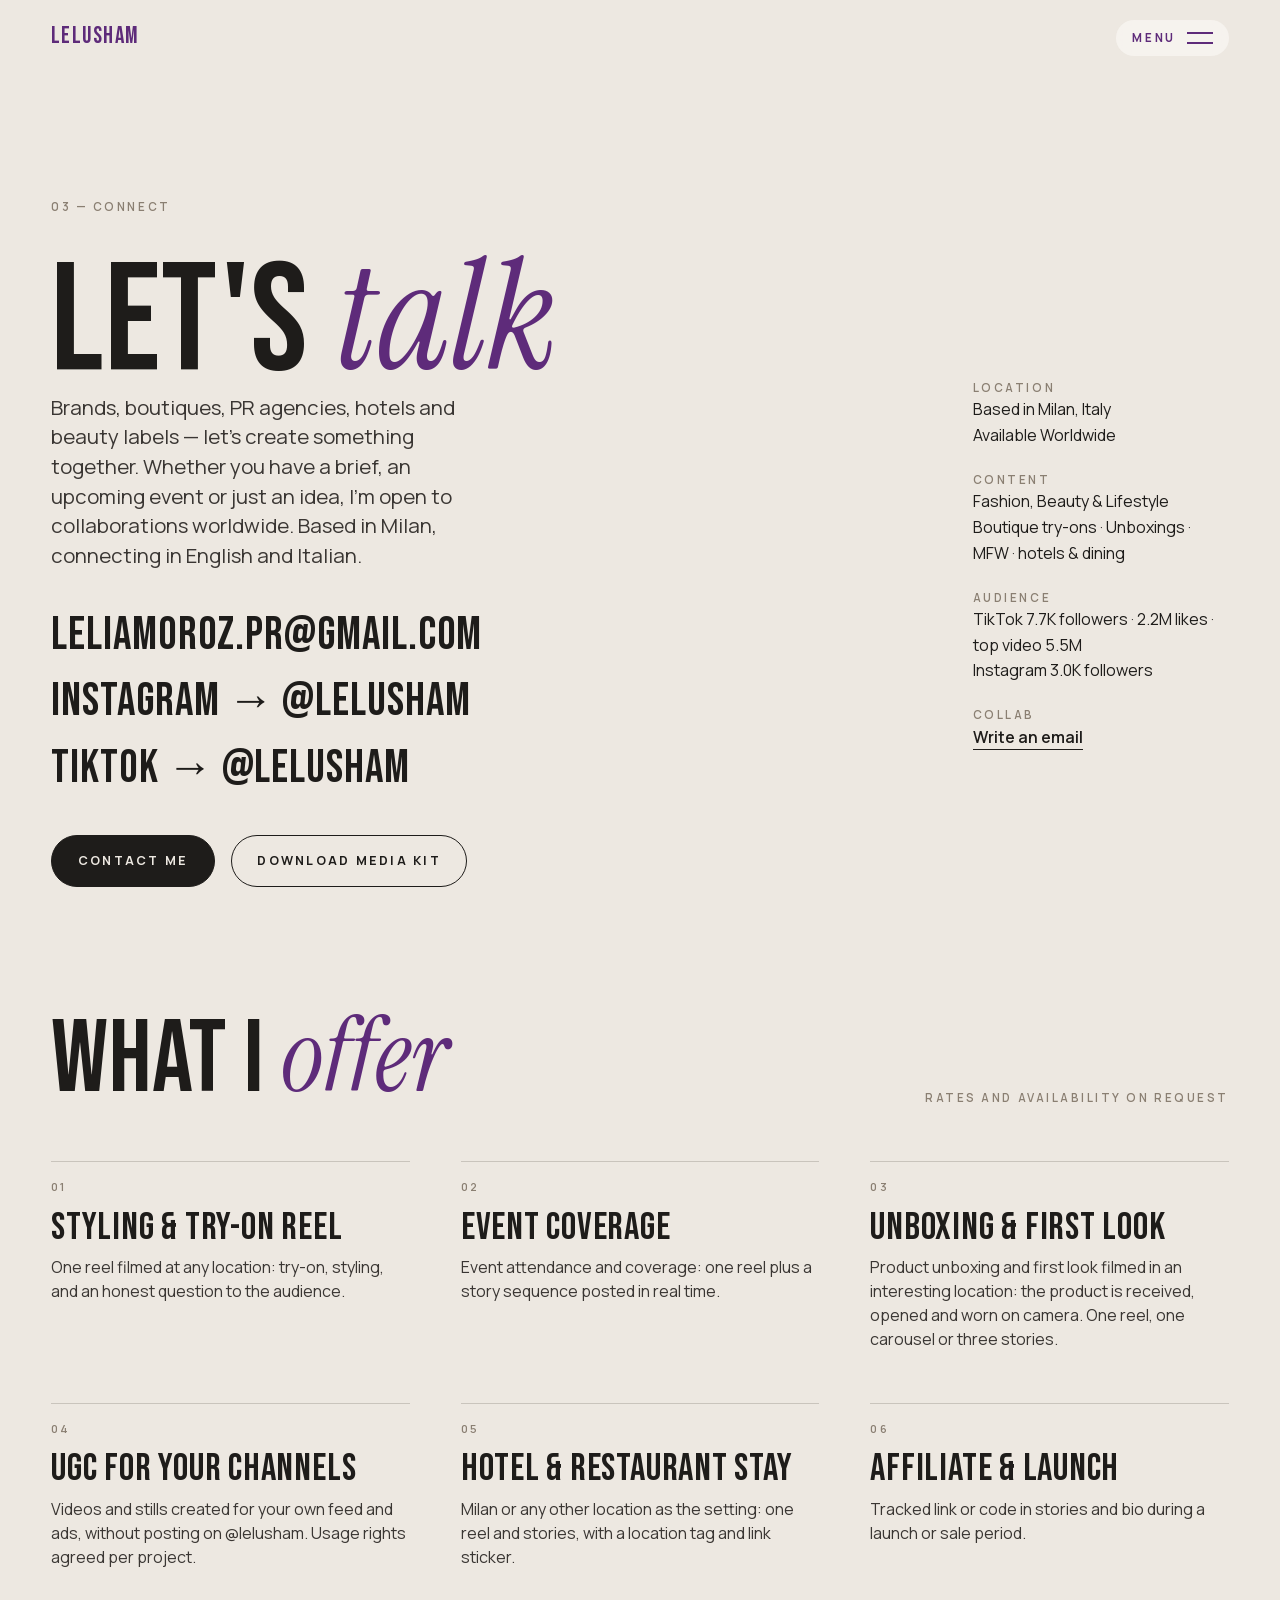
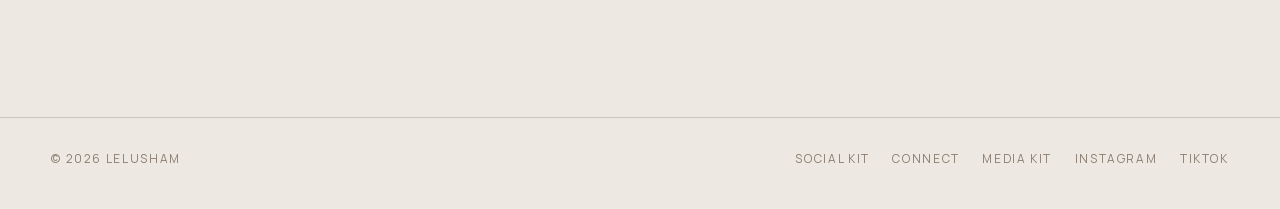
<file: connect.html>
<!doctype html>
<html lang="en">
<head>
<meta charset="utf-8">
<meta name="viewport" content="width=device-width, initial-scale=1">
<title>Connect — LELUSHAM</title>
<meta name="description" content="Get in touch with Lelia M (@lelusham) for collaborations: email, Instagram and TikTok.">
<link rel="canonical" href="https://lelusham.com/connect.html">
<meta property="og:type" content="website">
<meta property="og:site_name" content="LELUSHAM">
<meta property="og:title" content="Connect — LELUSHAM">
<meta property="og:description" content="Get in touch with Lelia M (@lelusham) for collaborations: email, Instagram and TikTok.">
<meta property="og:url" content="https://lelusham.com/connect.html">
<meta property="og:image" content="https://lelusham.com/assets/img/og.jpg">
<meta property="og:image:width" content="1200"><meta property="og:image:height" content="630">
<meta name="twitter:card" content="summary_large_image">
<meta name="theme-color" content="#EDE8E1">
<link rel="icon" href="favicon.svg" type="image/svg+xml">
<link rel="preload" as="font" type="font/woff2" href="assets/fonts/bebas-neue-normal-latin.woff2" crossorigin>
<link rel="preload" as="font" type="font/woff2" href="assets/fonts/manrope-normal-latin.woff2" crossorigin>
<link rel="stylesheet" href="assets/css/style.css">

</head>
<body>
<a class="skip-link" href="#main">Skip to content</a>
<header class="site-header">
  <a class="wordmark" href="index.html" aria-label="LELUSHAM — Home"><svg viewBox="0 0 520 90" aria-hidden="true"><text x="0" y="78" font-family="'Bebas Neue','Arial Narrow',Impact,sans-serif" font-size="96" letter-spacing="6" fill="currentColor">LELUSHAM</text></svg></a>
  <button class="menu-toggle" type="button" data-menu-toggle aria-expanded="false" aria-controls="site-nav"><span class="label">Menu</span><span class="bars" aria-hidden="true"></span></button>
</header>
<nav class="site-nav" id="site-nav" aria-label="Main">
  <ol>
    <li><a href="index.html">Home <small>01</small></a></li>
    <li><a href="social-kit.html">Social Kit <small>02</small></a></li>
    <li><a href="connect.html">Connect <small>03</small></a></li>
  </ol>
  <p class="nav-cta"><a class="btn btn-primary" data-media-kit href="docs/media-kit/LELUSHAM-media-kit.pdf" download><svg viewBox="0 0 16 16" aria-hidden="true" fill="none" stroke="currentColor" stroke-width="1.6" stroke-linecap="round" stroke-linejoin="round"><path d="M8 2v9M4 7l4 4 4-4M3 13h10"/></svg>Download Media Kit</a></p>
  <div class="nav-foot">
    <span><a href="https://www.instagram.com/lelusham/" target="_blank" rel="noopener" data-ig>Instagram</a> &nbsp;·&nbsp; <a href="https://www.tiktok.com/@lelusham" target="_blank" rel="noopener" data-tt>TikTok</a> &nbsp;·&nbsp; @lelusham</span>
  </div>
</nav>
<main id="main">

<section class="page-hero" style="padding-bottom:0">
  <p class="eyebrow">03 — Connect</p>
</section>
<section class="section connect" style="padding-top:1rem">
  <div class="c-main">
    <h1 class="display fade-up">Let's <span class="serif-i" style="color:var(--violet)">talk</span></h1>
    <p class="lead fade-up">Brands, boutiques, PR agencies, hotels and beauty labels — let’s create something together. Whether you have a brief, an upcoming event or just an idea, I’m open to collaborations worldwide. Based in Milan, connecting in English and Italian.</p>
    <p class="fade-up" style="margin-top:2.5rem"><a class="big-link" data-email href="#">leliamoroz.pr@gmail.com</a></p>
    <p class="fade-up"><a class="big-link" href="https://www.instagram.com/lelusham/" target="_blank" rel="noopener" data-ig>Instagram → @lelusham</a></p>
    <p class="fade-up"><a class="big-link" href="https://www.tiktok.com/@lelusham" target="_blank" rel="noopener" data-tt>TikTok → @lelusham</a></p>
    <p class="fade-up c-actions"><a class="btn btn-primary" data-email data-keep href="#">Contact me</a><a class="btn btn-ghost" data-media-kit href="docs/media-kit/LELUSHAM-media-kit.pdf" download>Download Media Kit</a></p>
  </div>
  <aside class="c-side fade-up">
    <dl>
      <dt class="eyebrow">Location</dt><dd>Based in Milan, Italy<br>Available Worldwide</dd>
      <dt class="eyebrow">Content</dt><dd>Fashion, Beauty &amp; Lifestyle<br>Boutique try-ons · Unboxings · MFW · hotels &amp; dining</dd>
      <dt class="eyebrow">Audience</dt><dd>TikTok 7.7K followers · 2.2M likes · top video 5.5M<br>Instagram 3.0K followers</dd>
      <dt class="eyebrow">Collab</dt><dd><a class="link" data-email data-keep href="#">Write an email</a></dd>
    </dl>
  </aside>
</section>
<section class="section offer-sec" style="padding-top:0" aria-labelledby="off-h">
  <div class="section-head">
    <h2 id="off-h" class="section-title display fade-up">What I <span class="serif-i">offer</span></h2>
    <span class="eyebrow fade-up">Rates and availability on request</span>
  </div>
  <ol class="offer-list" data-services></ol>
  <p class="offer-note fade-up" data-services-note></p>
</section>
</main>
<footer class="site-footer">
  <span>© <span data-year></span> LELUSHAM </span>
  <nav aria-label="Footer">
    <a href="social-kit.html">Social Kit</a>
    <a href="connect.html">Connect</a>
    <a data-media-kit href="docs/media-kit/LELUSHAM-media-kit.pdf" download>Media kit</a>
    <a href="https://www.instagram.com/lelusham/" target="_blank" rel="noopener" data-ig>Instagram</a>
    <a href="https://www.tiktok.com/@lelusham" target="_blank" rel="noopener" data-tt>TikTok</a>
  </nav>
</footer>
<script src="assets/js/content.js"></script>
<script src="assets/js/main.js"></script>
</body>
</html>
</file>
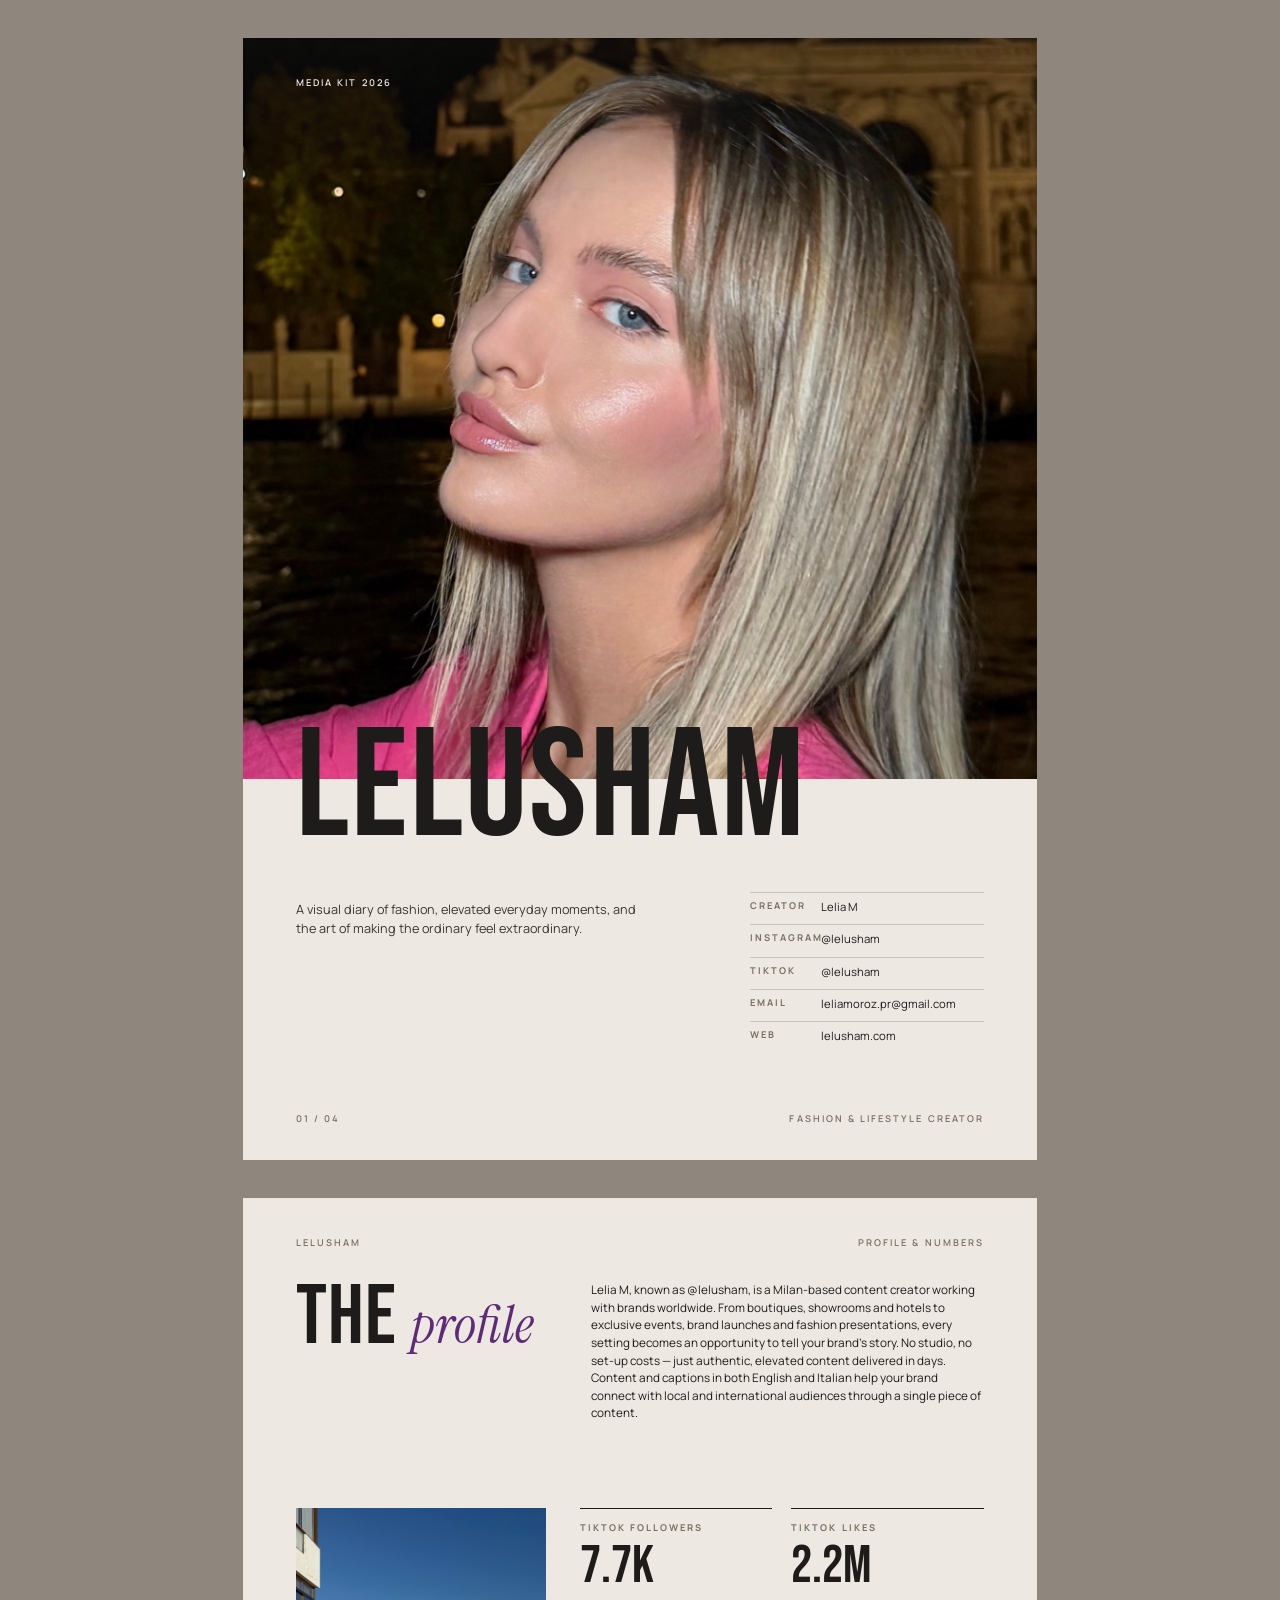
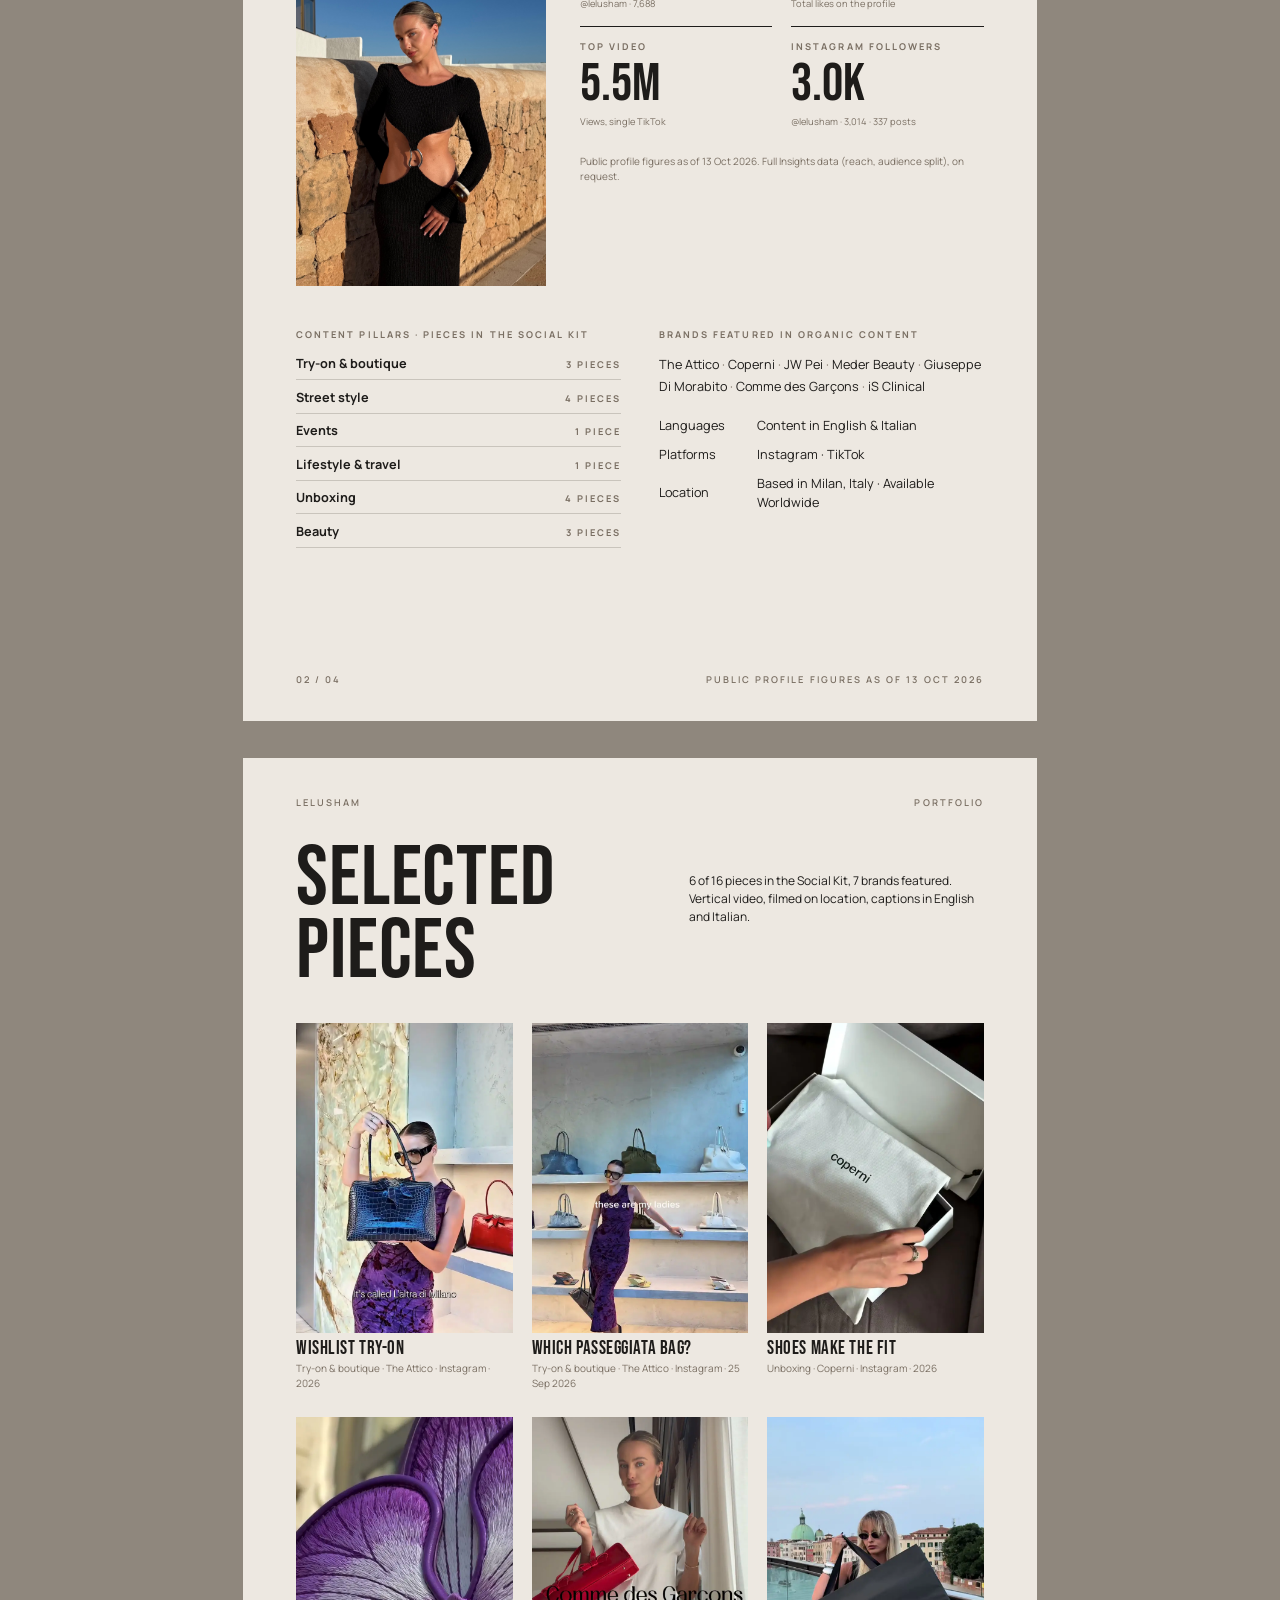
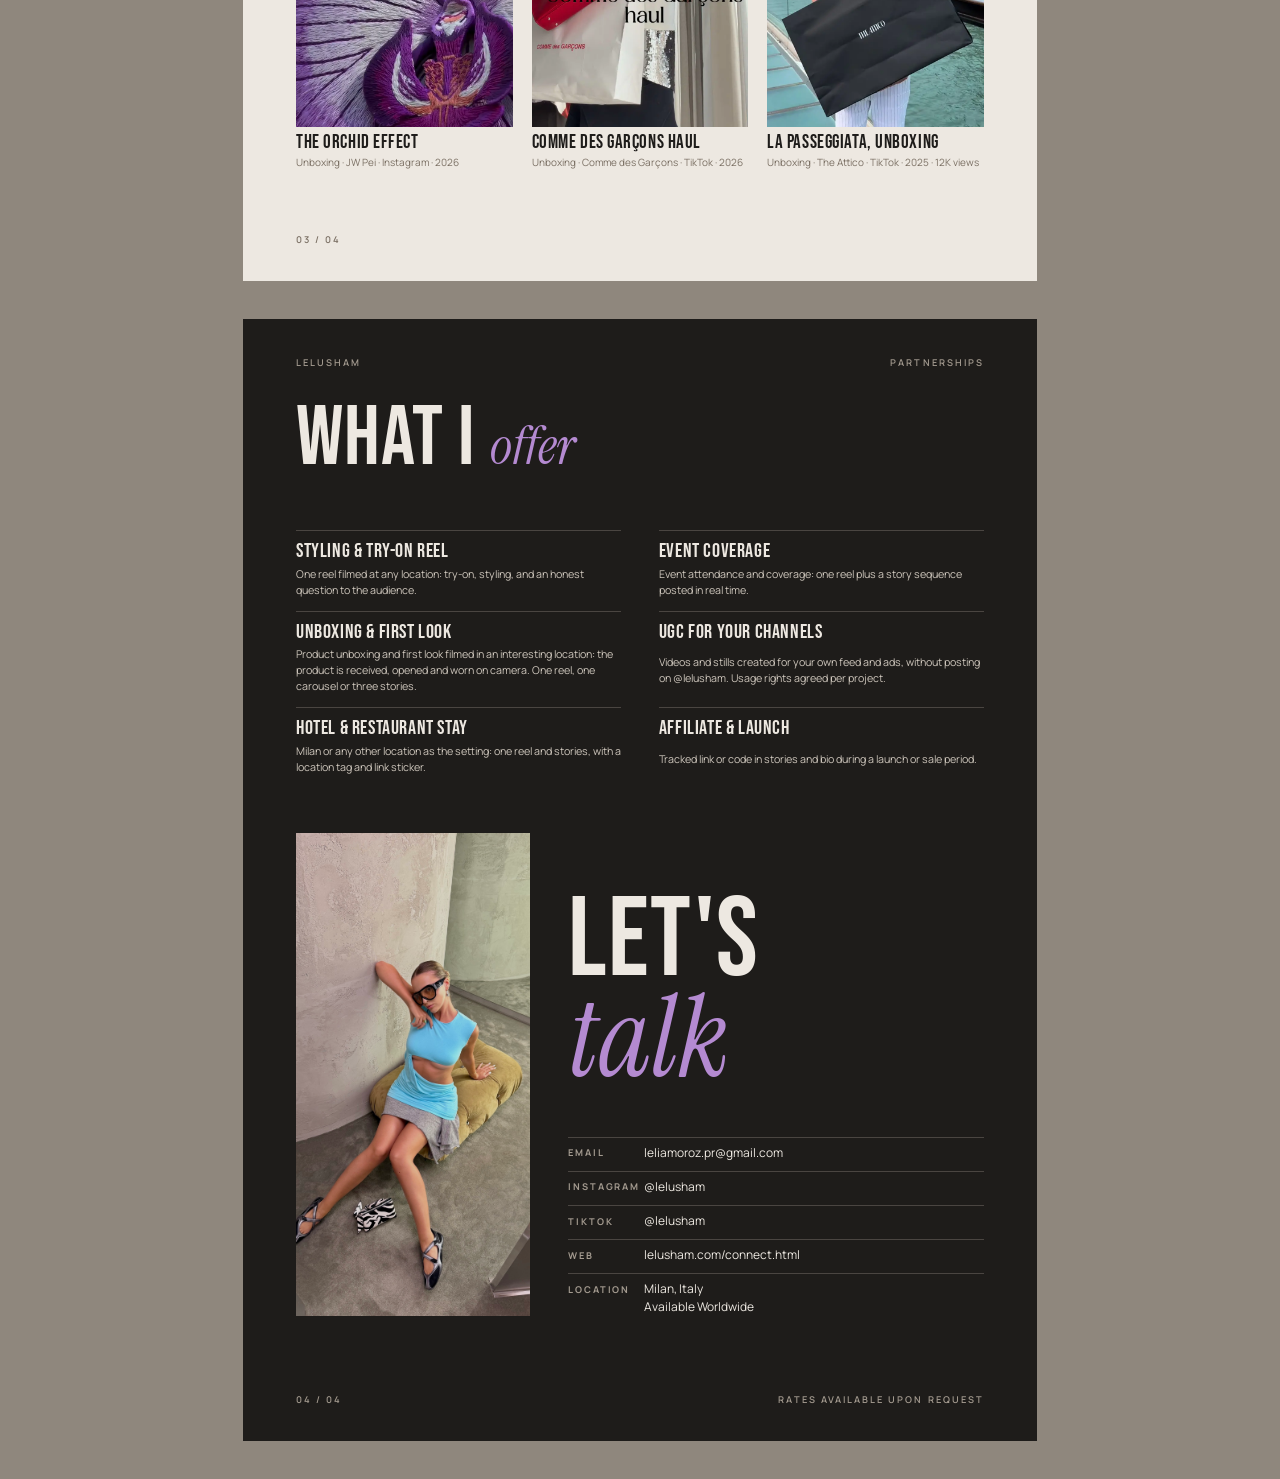
<file: docs/media-kit/media-kit.html>
<!doctype html>
<html lang="en">
<head>
<meta charset="utf-8">
<meta name="viewport" content="width=device-width, initial-scale=1">
<meta name="robots" content="noindex">
<title>LELUSHAM — Media Kit 2026</title>
<!--
  MEDIA KIT · A4 portrait, 4 pagine. Tutti i testi, i numeri e le immagini vengono letti da assets/js/content.js
  (stessa fonte del sito): per aggiornare il kit basta aggiornare content.js e rigenerare il PDF con:
  "/Applications/Google Chrome.app/Contents/MacOS/Google Chrome" --headless=new --no-pdf-header-footer \
    --print-to-pdf=docs/media-kit/LELUSHAM-media-kit.pdf docs/media-kit/media-kit.html
  Aggiungere --virtual-time-budget=8000 per lasciare caricare font e immagini. Nessun numero è stimato: solo C.stats.
  Griglia: 12 colonne, margini 14 mm, gutter 5 mm, baseline 4 mm.
-->
<link rel="preconnect" href="https://fonts.googleapis.com"><link rel="preconnect" href="https://fonts.gstatic.com" crossorigin>
<link rel="stylesheet" href="https://fonts.googleapis.com/css2?family=Bebas+Neue&family=Instrument+Serif:ital@0;1&family=Manrope:wght@400;600;700&display=swap">
<style>
:root {
  --stone: #EDE8E1; --ivory: #F7F4EF; --travertine: #D8CEC0; --marble: #C9C4BC;
  --taupe: #7A6F63; --ink: #1E1C1A; --violet: #5E2B7A; --lilac: #B48AD1;
  --display: "Bebas Neue", "Arial Narrow", Impact, sans-serif;
  --serif: "Instrument Serif", Georgia, serif;
  --body: "Manrope", system-ui, -apple-system, "Segoe UI", sans-serif;
  --m: 14mm; --g: 5mm;
}
@page { size: A4; margin: 0; }
* { box-sizing: border-box; margin: 0; padding: 0; }
html { -webkit-print-color-adjust: exact; print-color-adjust: exact; }
body { background: #8f877d; font-family: var(--body); color: var(--ink); font-size: 9.5pt; line-height: 1.5; }
.page { width: 210mm; height: 297mm; margin: 10mm auto; background: var(--stone); position: relative; overflow: hidden; page-break-after: always; break-after: page; }
.page:last-child { page-break-after: auto; break-after: auto; }
@media print { body { background: none; } .page { margin: 0; } }
img { display: block; width: 100%; height: 100%; object-fit: cover; }

/* Elementi ricorrenti */
.run { position: absolute; left: var(--m); right: var(--m); display: flex; justify-content: space-between; font-size: 7pt; letter-spacing: .22em; text-transform: uppercase; font-weight: 600; color: var(--taupe); }
.run.top { top: 10mm; } .run.bot { bottom: 9mm; }
.label { font-size: 7pt; letter-spacing: .22em; text-transform: uppercase; font-weight: 700; color: var(--taupe); }
.display { font-family: var(--display); font-weight: 400; text-transform: uppercase; line-height: .86; letter-spacing: .01em; }
.serif { font-family: var(--serif); font-style: italic; font-weight: 400; }
.ph { border: 1px dashed var(--violet); color: var(--violet); padding: .6mm 1.6mm; border-radius: 1mm; font-weight: 600; font-size: 7.5pt; letter-spacing: .02em; display: inline-block; line-height: 1.35; }
a { color: inherit; text-decoration: none; }
.rule { height: 1px; background: var(--ink); opacity: .9; }

/* P1 — Cover */
.p1 .photo { position: absolute; left: 0; right: 0; top: 0; height: 196mm; }
.p1 .photo::after { content: ""; position: absolute; inset: 0; background: linear-gradient(to bottom, rgba(30,28,26,.35), transparent 22%); }
.p1 .run.top { color: rgba(255,255,255,.9); z-index: 2; }
.p1 .name { position: absolute; left: var(--m); right: var(--m); top: 181mm; font-size: 116pt; color: var(--ink); letter-spacing: .015em; }
.p1 .name span { color: var(--stone); }
.p1 .claim { position: absolute; left: var(--m); top: 225mm; width: 110mm; }
.p1 .claim .serif { font-size: 24pt; line-height: 1.05; display: block; }
.p1 .claim p { margin-top: 3mm; max-width: 92mm; color: #3a3633; }
.p1 .contacts { position: absolute; right: var(--m); top: 226mm; width: 62mm; display: grid; gap: 2.2mm; font-size: 8.5pt; }
.p1 .contacts div { display: grid; grid-template-columns: 19mm 1fr; border-top: 1px solid var(--marble); padding-top: 1.6mm; }

/* P2 — Profilo e numeri */
.p2 .head { position: absolute; left: var(--m); right: var(--m); top: 22mm; display: grid; grid-template-columns: repeat(12, 1fr); column-gap: var(--g); }
.p2 h2 { grid-column: 1 / span 5; font-size: 64pt; }
.p2 h2 .serif { text-transform: none; font-size: .62em; color: var(--violet); letter-spacing: 0; }
.p2 .intro { grid-column: 6 / span 7; align-self: end; font-size: 8.8pt; line-height: 1.5; }
.p2 .portrait { position: absolute; left: var(--m); top: 82mm; width: 66mm; height: 100mm; }
.p2 .portrait figcaption { position: absolute; left: 0; bottom: -6mm; font-size: 7pt; color: var(--taupe); }
.p2 .stats { position: absolute; left: 89mm; right: var(--m); top: 82mm; display: grid; grid-template-columns: 1fr 1fr; gap: 0 var(--g); }
.p2 .statsnote { position: absolute; left: 89mm; right: var(--m); top: 147mm; font-size: 7.5pt; color: var(--taupe); }
.stat { border-top: 1px solid var(--ink); padding: 2.2mm 0 4mm; min-height: 26mm; }
.stat .v { font-family: var(--display); font-size: 40pt; line-height: 1; margin-top: 1mm; font-variant-numeric: tabular-nums; }
.stat .n { font-size: 7pt; color: var(--taupe); margin-top: 1mm; }
.p2 .lower { position: absolute; left: var(--m); right: var(--m); top: 192mm; display: grid; grid-template-columns: 1fr 1fr; gap: var(--g) 10mm; }
.pillars { display: grid; gap: 2mm; margin-top: 3mm; }
.pillar { display: grid; grid-template-columns: 1fr auto; align-items: baseline; border-bottom: 1px solid var(--marble); padding-bottom: 1.6mm; }
.pillar b { font-weight: 700; }
.pillar small { color: var(--taupe); font-size: 7.5pt; display: block; font-weight: 400; }
.aud { display: grid; gap: 2.6mm; margin-top: 3mm; }
.aud div { display: grid; grid-template-columns: 26mm 1fr; align-items: center; }
.brands { margin-top: 3mm; font-size: 9.5pt; line-height: 1.7; }
.brands span::after { content: " · "; color: var(--taupe); } .brands span:last-child::after { content: ""; }

/* P3 — Portfolio */
.p3 h2 { position: absolute; left: var(--m); top: 22mm; font-size: 64pt; }
.p3 .sub { position: absolute; right: var(--m); top: 30mm; width: 78mm; font-size: 9pt; }
.p3 .grid { position: absolute; left: var(--m); right: var(--m); top: 70mm; display: grid; grid-template-columns: repeat(3, 1fr); gap: 7mm var(--g); }
.p3 figure .img { aspect-ratio: 9 / 16; height: 82mm; width: 100%; overflow: hidden; background: var(--marble); }
.p3 figcaption { margin-top: 2mm; display: grid; gap: .4mm; }
.p3 figcaption b { font-family: var(--display); font-size: 14pt; font-weight: 400; letter-spacing: .03em; line-height: 1; }
.p3 figcaption span { font-size: 7.5pt; color: var(--taupe); }
.p3 .note { position: absolute; left: var(--m); right: var(--m); bottom: 16mm; border-top: 1px solid var(--marble); padding-top: 2mm; font-size: 7.5pt; color: var(--taupe); }

/* P4 — Partnership e contatti */
.p4 { background: var(--ink); color: var(--stone); }
.p4 .run { color: #a39a8f; }
.p4 h2 { position: absolute; left: var(--m); top: 22mm; font-size: 64pt; }
.p4 h2 .serif { text-transform: none; color: var(--lilac); font-size: .62em; letter-spacing: 0; }
.p4 .services { position: absolute; left: var(--m); right: var(--m); top: 56mm; display: grid; grid-template-columns: 1fr 1fr; gap: 0 10mm; }
.svc { border-top: 1px solid #4a4541; padding: 2.6mm 0 3.4mm; display: grid; grid-template-columns: 1fr auto; gap: 1mm 4mm; }
.svc b { font-family: var(--display); font-size: 15pt; font-weight: 400; letter-spacing: .03em; line-height: 1.05; }
.svc p { grid-column: 1 / -1; font-size: 8pt; color: #cfc7bd; }
.p4 .ph { border-color: var(--lilac); color: var(--lilac); }
.p4 .why { position: absolute; left: var(--m); right: var(--m); top: 139mm; display: grid; grid-template-columns: repeat(3, 1fr); gap: var(--g); }
.p4 .why div { border-top: 1px solid #4a4541; padding-top: 2.4mm; font-size: 8.5pt; color: #e7e1d9; }
.p4 .why b { display: block; color: var(--stone); font-size: 9.5pt; margin-bottom: 1mm; }
.p4 .svcnote { position: absolute; left: var(--m); right: var(--m); top: 124mm; font-size: 7.5pt; color: #a39a8f; border-top: 1px solid #4a4541; padding-top: 1.6mm; }
.p4 .cta { position: absolute; left: var(--m); right: var(--m); top: 136mm; display: grid; grid-template-columns: 62mm 1fr; gap: 10mm; align-items: end; }
.p4 .cta .img { height: 128mm; overflow: hidden; }
.p4 .cta .txt { display: grid; gap: 12mm; }
.p4 .cta .display { font-size: 84pt; }
.p4 .cta .display .serif { text-transform: none; color: var(--lilac); letter-spacing: 0; }
.p4 .cta dl { display: grid; gap: 2.4mm; font-size: 9pt; }
.p4 .cta dl div { display: grid; grid-template-columns: 20mm 1fr; border-top: 1px solid #4a4541; padding-top: 1.6mm; }
.p4 .cta dt { color: #a39a8f; font-size: 7pt; letter-spacing: .2em; text-transform: uppercase; font-weight: 700; padding-top: .6mm; }
</style>
</head>
<body>

<!-- ============ PAGINA 1 · COVER ============ -->
<section class="page p1">
  <div class="photo"><img data-cover alt="" style="object-position: 50% 20%"></div>
  <div class="run top"><span>Media Kit <span data-year></span></span><span></span></div>
  <h1 class="name display" data-name></h1>
  <div class="claim"><p data-claim></p></div>
  <div class="contacts" data-contacts></div>
  <div class="run bot"><span>01 / 04</span><span data-descriptor></span></div>
</section>

<!-- ============ PAGINA 2 · PROFILO E NUMERI ============ -->
<section class="page p2">
  <div class="run top"><span data-name></span><span>Profile &amp; numbers</span></div>
  <div class="head">
    <h2 class="display">The <span class="serif">profile</span></h2>
    <p class="intro" data-intro></p>
  </div>
  <figure class="portrait"><img data-portrait alt="" style="object-position: 50% 30%"><figcaption data-portrait-cap></figcaption></figure>
  <div class="stats" data-stats></div>
  <p class="statsnote" data-stats-note></p>
  <div class="lower">
    <div>
      <span class="label">Content pillars · pieces in the Social Kit</span>
      <div class="pillars" data-pillars></div>
    </div>
    <div>
      <span class="label">Brands featured in organic content</span>
      <p class="brands" data-brands></p>
      <div class="aud" style="margin-top:5mm">
        <div><span>Languages</span><span>Content in English &amp; Italian</span></div>
        <div><span>Platforms</span><span>Instagram · TikTok</span></div>
        <div><span>Location</span><span>Based in Milan, Italy · Available Worldwide</span></div>
      </div>
    </div>
  </div>
  <div class="run bot"><span>02 / 04</span><span data-stats-foot></span></div>
</section>

<!-- ============ PAGINA 3 · PORTFOLIO ============ -->
<section class="page p3">
  <div class="run top"><span data-name></span><span>Portfolio</span></div>
  <h2 class="display">Selected<br>pieces</h2>
  <p class="sub" data-portfolio-sub></p>
  <div class="grid" data-portfolio></div>
  <div class="run bot"><span>03 / 04</span><span></span></div>
</section>

<!-- ============ PAGINA 4 · PARTNERSHIP E CONTATTI ============ -->
<section class="page p4">
  <div class="run top"><span data-name></span><span>Partnerships</span></div>
  <h2 class="display">What I <span class="serif">offer</span></h2>
  <div class="services" data-services></div>
  <p class="svcnote" data-services-note></p>
  <div class="cta">
    <div class="img"><img data-cta-img alt=""></div>
    <div class="txt">
    <p class="display">Let's<br><span class="serif">talk</span></p>
    <dl data-cta></dl>
    </div>
  </div>
  <div class="run bot"><span>04 / 04</span><span>Rates available upon request</span></div>
</section>

<script src="../../assets/js/content.js"></script>
<script>
(function () {
  const C = window.LELUSHAM, B = C.brand, kit = C.kit;
  const $ = (s) => document.querySelector(s), $$ = (s) => document.querySelectorAll(s);
  const src = (p) => "../../" + p;
  const esc = (t) => String(t ?? "").replace(/&/g, "&amp;").replace(/</g, "&lt;");
  const cat = Object.fromEntries(C.categories.map(c => [c.id, c.label]));
  const plat = (it) => it.platform === "tiktok" ? "TikTok" : "Instagram";
  const fmt = (n) => n >= 1e6 ? (n / 1e6).toFixed(1).replace(/\.0$/, "") + "M" : n >= 1e3 ? (n / 1e3).toFixed(n < 1e4 ? 1 : 0).replace(/\.0$/, "") + "K" : String(n);
  const by = (id) => kit.find(k => k.id === id) || C.slides.find(s => s.id === id);

  $$("[data-name]").forEach(e => e.textContent = B.name);
  $$("[data-year]").forEach(e => e.textContent = new Date().getFullYear());
  $("[data-descriptor]").textContent = B.descriptor + " creator";
  $("[data-claim]").textContent = C.slides[0].sub;
  const ci = $("[data-cover]"); ci.src = "../../assets/img/media-kit/cover.jpg"; ci.alt = "Lelia, media kit cover";
  $("[data-contacts]").innerHTML = [["Creator", B.fullName], ["Instagram", `<a href="${B.instagram}">${B.handle}</a>`], ["TikTok", `<a href="${B.tiktok}">${B.handle}</a>`], ["Email", `<a href="mailto:${B.email}">${B.email}</a>`], ["Web", `<a href="https://lelusham.com/">lelusham.com</a>`]]
    .map(([l, v]) => `<div><span class="label">${l}</span><span>${v}</span></div>`).join("");

  /* P2 */
  $("[data-intro]").textContent = `${B.fullName}, known as ${B.handle}, is a Milan-based content creator working with brands worldwide. From boutiques, showrooms and hotels to exclusive events, brand launches and fashion presentations, every setting becomes an opportunity to tell your brand’s story. No studio, no set-up costs — just authentic, elevated content delivered in days. Content and captions in both English and Italian help your brand connect with local and international audiences through a single piece of content.`;
  const pi = $("[data-portrait]"); pi.src = "../../assets/img/media-kit/portrait.jpg"; pi.alt = "Lelia, portrait"; $("[data-portrait-cap]").textContent = "";
  const stats = C.stats.filter(s => s.value != null);
  $("[data-stats]").innerHTML = stats.map(s => `<div class="stat"><span class="label">${esc(s.label)}</span><div class="v">${esc(s.value)}</div><div class="n">${esc(s.note)}</div></div>`).join("");
  $("[data-stats-note]").textContent = C.statsNote; $("[data-stats-foot]").textContent = C.statsNote.split(".")[0];
  const counts = {}; kit.forEach(k => counts[k.cat] = (counts[k.cat] || 0) + 1);
  $("[data-pillars]").innerHTML = C.categories.filter(c => c.id !== "all" && counts[c.id])
    .map(c => `<div class="pillar"><span><b>${esc(c.label)}</b></span><span class="label">${counts[c.id]} ${counts[c.id] === 1 ? "piece" : "pieces"}</span></div>`).join("");
  const brands = [...new Set(kit.map(k => k.brand).filter(Boolean))];
  $("[data-brands]").innerHTML = brands.map(b => `<span>${esc(b)}</span>`).join("");

  /* P3 — sei pezzi: i primi con brand, poi gli altri, Instagram e TikTok */
  const ig = kit.filter(k => k.brand && k.platform !== "tiktok"), tk = kit.filter(k => k.brand && k.platform === "tiktok");
  const pick = [...ig.slice(0, 4), ...tk.slice(0, 2), ...kit.filter(k => !k.brand)].slice(0, 6);
  $("[data-portfolio-sub]").textContent = `${pick.length} of ${kit.length} pieces in the Social Kit, ${brands.length} brands featured. Vertical video, filmed on location, captions in English and Italian.`;
  $("[data-portfolio]").innerHTML = pick.map(k => `<figure><div class="img"><img src="${src(k.image)}" alt="${esc(k.alt)}"></div><figcaption><b>${esc(k.title)}</b><span>${[cat[k.cat], k.brand, plat(k), k.date, k.views ? fmt(k.views) + " views" : ""].filter(Boolean).map(esc).join(" · ")}</span></figcaption></figure>`).join("");

  /* P4 */
  $("[data-services]").innerHTML = C.services.map(s => `<div class="svc"><b>${esc(s.title)}</b><p>${esc(s.text)}</p></div>`).join("");
  { const n = $("[data-services-note]"); if (C.servicesNote) n.textContent = C.servicesNote; else n.remove(); }
  const cim = $("[data-cta-img]"); cim.src = "../../assets/img/media-kit/cta.jpg"; cim.alt = "Lelia";
  $("[data-cta]").innerHTML = [["Email", `<a href="mailto:${B.email}">${B.email}</a>`], ["Instagram", `<a href="${B.instagram}">${B.handle}</a>`], ["TikTok", `<a href="${B.tiktok}">${B.handle}</a>`], ["Web", `<a href="https://lelusham.com/connect.html">lelusham.com/connect.html</a>`], ["Location", `${B.city}<br>Available Worldwide`]]
    .map(([l, v]) => `<div><dt>${l}</dt><dd>${v}</dd></div>`).join("");
})();
</script>
</body>
</html>
</file>
<file: assets/css/style.css>
/* Font self-hosted (OFL, da Google Fonts: solo latin + latin-ext) */
/* Bebas Neue latin-ext */
@font-face {
  font-family: 'Bebas Neue';
  font-style: normal;
  font-weight: 400;
  font-display: swap;
  src: url(../fonts/bebas-neue-normal-latin-ext.woff2) format('woff2');
  unicode-range: U+0100-02BA, U+02BD-02C5, U+02C7-02CC, U+02CE-02D7, U+02DD-02FF, U+0304, U+0308, U+0329, U+1D00-1DBF, U+1E00-1E9F, U+1EF2-1EFF, U+2020, U+20A0-20AB, U+20AD-20C4, U+2113, U+2C60-2C7F, U+A720-A7FF;
}
/* Bebas Neue latin */
@font-face {
  font-family: 'Bebas Neue';
  font-style: normal;
  font-weight: 400;
  font-display: swap;
  src: url(../fonts/bebas-neue-normal-latin.woff2) format('woff2');
  unicode-range: U+0000-00FF, U+0131, U+0152-0153, U+02BB-02BC, U+02C6, U+02DA, U+02DC, U+0304, U+0308, U+0329, U+2000-206F, U+20AC, U+2122, U+2191, U+2193, U+2212, U+2215, U+FEFF, U+FFFD;
}
/* Instrument Serif latin-ext */
@font-face {
  font-family: 'Instrument Serif';
  font-style: italic;
  font-weight: 400;
  font-display: swap;
  src: url(../fonts/instrument-serif-italic-latin-ext.woff2) format('woff2');
  unicode-range: U+0100-02BA, U+02BD-02C5, U+02C7-02CC, U+02CE-02D7, U+02DD-02FF, U+0304, U+0308, U+0329, U+1D00-1DBF, U+1E00-1E9F, U+1EF2-1EFF, U+2020, U+20A0-20AB, U+20AD-20C4, U+2113, U+2C60-2C7F, U+A720-A7FF;
}
/* Instrument Serif latin */
@font-face {
  font-family: 'Instrument Serif';
  font-style: italic;
  font-weight: 400;
  font-display: swap;
  src: url(../fonts/instrument-serif-italic-latin.woff2) format('woff2');
  unicode-range: U+0000-00FF, U+0131, U+0152-0153, U+02BB-02BC, U+02C6, U+02DA, U+02DC, U+0304, U+0308, U+0329, U+2000-206F, U+20AC, U+2122, U+2191, U+2193, U+2212, U+2215, U+FEFF, U+FFFD;
}
/* Instrument Serif latin-ext */
@font-face {
  font-family: 'Instrument Serif';
  font-style: normal;
  font-weight: 400;
  font-display: swap;
  src: url(../fonts/instrument-serif-normal-latin-ext.woff2) format('woff2');
  unicode-range: U+0100-02BA, U+02BD-02C5, U+02C7-02CC, U+02CE-02D7, U+02DD-02FF, U+0304, U+0308, U+0329, U+1D00-1DBF, U+1E00-1E9F, U+1EF2-1EFF, U+2020, U+20A0-20AB, U+20AD-20C4, U+2113, U+2C60-2C7F, U+A720-A7FF;
}
/* Instrument Serif latin */
@font-face {
  font-family: 'Instrument Serif';
  font-style: normal;
  font-weight: 400;
  font-display: swap;
  src: url(../fonts/instrument-serif-normal-latin.woff2) format('woff2');
  unicode-range: U+0000-00FF, U+0131, U+0152-0153, U+02BB-02BC, U+02C6, U+02DA, U+02DC, U+0304, U+0308, U+0329, U+2000-206F, U+20AC, U+2122, U+2191, U+2193, U+2212, U+2215, U+FEFF, U+FFFD;
}
/* Manrope latin-ext */
@font-face {
  font-family: 'Manrope';
  font-style: normal;
  font-weight: 400;
  font-display: swap;
  src: url(../fonts/manrope-normal-latin-ext.woff2) format('woff2');
  unicode-range: U+0100-02BA, U+02BD-02C5, U+02C7-02CC, U+02CE-02D7, U+02DD-02FF, U+0304, U+0308, U+0329, U+1D00-1DBF, U+1E00-1E9F, U+1EF2-1EFF, U+2020, U+20A0-20AB, U+20AD-20C4, U+2113, U+2C60-2C7F, U+A720-A7FF;
}
/* Manrope latin */
@font-face {
  font-family: 'Manrope';
  font-style: normal;
  font-weight: 400;
  font-display: swap;
  src: url(../fonts/manrope-normal-latin.woff2) format('woff2');
  unicode-range: U+0000-00FF, U+0131, U+0152-0153, U+02BB-02BC, U+02C6, U+02DA, U+02DC, U+0304, U+0308, U+0329, U+2000-206F, U+20AC, U+2122, U+2191, U+2193, U+2212, U+2215, U+FEFF, U+FFFD;
}
/* Manrope latin-ext */
@font-face {
  font-family: 'Manrope';
  font-style: normal;
  font-weight: 600;
  font-display: swap;
  src: url(../fonts/manrope-normal-latin-ext.woff2) format('woff2');
  unicode-range: U+0100-02BA, U+02BD-02C5, U+02C7-02CC, U+02CE-02D7, U+02DD-02FF, U+0304, U+0308, U+0329, U+1D00-1DBF, U+1E00-1E9F, U+1EF2-1EFF, U+2020, U+20A0-20AB, U+20AD-20C4, U+2113, U+2C60-2C7F, U+A720-A7FF;
}
/* Manrope latin */
@font-face {
  font-family: 'Manrope';
  font-style: normal;
  font-weight: 600;
  font-display: swap;
  src: url(../fonts/manrope-normal-latin.woff2) format('woff2');
  unicode-range: U+0000-00FF, U+0131, U+0152-0153, U+02BB-02BC, U+02C6, U+02DA, U+02DC, U+0304, U+0308, U+0329, U+2000-206F, U+20AC, U+2122, U+2191, U+2193, U+2212, U+2215, U+FEFF, U+FFFD;
}
/* Manrope latin-ext */
@font-face {
  font-family: 'Manrope';
  font-style: normal;
  font-weight: 700;
  font-display: swap;
  src: url(../fonts/manrope-normal-latin-ext.woff2) format('woff2');
  unicode-range: U+0100-02BA, U+02BD-02C5, U+02C7-02CC, U+02CE-02D7, U+02DD-02FF, U+0304, U+0308, U+0329, U+1D00-1DBF, U+1E00-1E9F, U+1EF2-1EFF, U+2020, U+20A0-20AB, U+20AD-20C4, U+2113, U+2C60-2C7F, U+A720-A7FF;
}
/* Manrope latin */
@font-face {
  font-family: 'Manrope';
  font-style: normal;
  font-weight: 700;
  font-display: swap;
  src: url(../fonts/manrope-normal-latin.woff2) format('woff2');
  unicode-range: U+0000-00FF, U+0131, U+0152-0153, U+02BB-02BC, U+02C6, U+02DA, U+02DC, U+0304, U+0308, U+0329, U+2000-206F, U+20AC, U+2122, U+2191, U+2193, U+2212, U+2215, U+FEFF, U+FFFD;
}
/* ============================================================
   LELUSHAM — DESIGN SYSTEM
   Palette derivata dai reel: pietra/marmo milanese, luce naturale,
   accento saturo (viola Attico).
   ============================================================ */
:root {
  /* Colori */
  --stone: #EDE8E1;        /* background principale */
  --ivory: #F7F4EF;        /* superfici */
  --marble: #C9C4BC;       /* linee, bordi */
  --taupe: #8A7F72;        /* testo secondario */
  --ink: #1E1C1A;          /* testo principale */
  --ink-soft: #3A3633;
  --violet: #5E2B7A;       /* accento primario / interattivo */
  --white: #FFFFFF;

  /* Tipografia */
  --font-display: "Bebas Neue", "Oswald", "Arial Narrow", Impact, sans-serif;
  --font-serif: "Instrument Serif", Georgia, "Times New Roman", serif;
  --font-body: "Manrope", system-ui, -apple-system, "Segoe UI", Roboto, sans-serif;

  /* Scale */
  --gutter: clamp(16px, 4vw, 56px);
  --ease: cubic-bezier(.22, .61, .36, 1);
  --dur: 700ms;
  --radius: 4px;
}

*, *::before, *::after { box-sizing: border-box; }
html { -webkit-text-size-adjust: 100%; scroll-behavior: smooth; }
body {
  margin: 0;
  background: var(--stone);
  color: var(--ink);
  font-family: var(--font-body);
  font-size: 1rem;
  line-height: 1.6;
  -webkit-font-smoothing: antialiased;
  overflow-x: hidden;
}
img { max-width: 100%; display: block; height: auto; }
a { color: inherit; text-decoration: none; }
button { font: inherit; color: inherit; background: none; border: 0; cursor: pointer; }
:focus-visible { outline: 2px solid var(--violet); outline-offset: 4px; }
.visually-hidden { position: absolute !important; width: 1px; height: 1px; overflow: hidden; clip: rect(0 0 0 0); white-space: nowrap; }
.skip-link { position: absolute; left: var(--gutter); top: -100px; background: var(--ink); color: var(--stone); padding: .6rem 1rem; z-index: 100; }
.skip-link:focus { top: 12px; }

/* --- Tipografia --- */
.display { font-family: var(--font-display); font-weight: 400; letter-spacing: .01em; line-height: .9; text-transform: uppercase; }
.serif-i { font-family: var(--font-serif); font-style: italic; font-weight: 400; letter-spacing: 0; text-transform: none; }
.eyebrow { font-size: .72rem; letter-spacing: .22em; text-transform: uppercase; color: var(--taupe); font-weight: 600; }
h1, h2, h3 { margin: 0; }
p { margin: 0 0 1rem; }

/* --- Bottoni --- */
.btn {
  display: inline-flex; align-items: center; gap: .6rem;
  padding: .95rem 1.6rem;
  font-size: .78rem; letter-spacing: .18em; text-transform: uppercase; font-weight: 700;
  border: 1px solid currentColor; border-radius: 999px;
  transition: background .25s var(--ease), color .25s var(--ease), border-color .25s var(--ease), transform .25s var(--ease);
}
.btn:hover { transform: translateY(-1px); }
.btn:active { transform: translateY(0); }
.btn-primary { background: var(--ink); color: var(--stone); border-color: var(--ink); }
.btn-primary:hover { background: var(--violet); border-color: var(--violet); color: var(--white); }
.btn-ghost { color: var(--ink); }
.btn-ghost:hover { background: var(--ink); color: var(--stone); }
.on-dark .btn-primary { background: var(--white); color: var(--ink); border-color: var(--white); }
.on-dark .btn-primary:hover { background: var(--violet); border-color: var(--violet); color: var(--white); }
.on-dark .btn-ghost { color: var(--white); }
.on-dark .btn-ghost:hover { background: var(--white); color: var(--ink); }
.link { position: relative; font-weight: 600; }
.link::after { content: ""; position: absolute; left: 0; bottom: -2px; width: 100%; height: 1px; background: currentColor; transform: scaleX(1); transform-origin: left; transition: transform .3s var(--ease); }
.link:hover::after { transform: scaleX(0); transform-origin: right; }

/* --- Header / nav --- */
.site-header {
  position: fixed; inset: 0 0 auto 0; z-index: 50;
  display: flex; align-items: center; justify-content: space-between;
  padding: 20px var(--gutter);
  color: var(--white);
  pointer-events: none;
}
.site-header > * { pointer-events: auto; }
.wordmark { font-family: var(--font-display); font-size: 1.6rem; letter-spacing: .14em; line-height: 1; color: var(--violet); }
.wordmark svg { height: 22px; width: auto; }
.menu-toggle {
  display: inline-flex; align-items: center; gap: .7rem;
  font-size: .72rem; letter-spacing: .22em; text-transform: uppercase; font-weight: 700;
  /* stesso viola del wordmark, su una pillola chiara: leggibile su ogni sfondo e a menu aperto */
  color: var(--violet); background: rgba(247,244,239,.88); -webkit-backdrop-filter: blur(8px); backdrop-filter: blur(8px);
  padding: .55rem 1rem; border-radius: 999px;
}
.menu-toggle .bars { position: relative; width: 26px; height: 12px; }
.menu-toggle .bars::before, .menu-toggle .bars::after { content: ""; position: absolute; left: 0; width: 100%; height: 1.5px; background: currentColor; transition: transform .35s var(--ease), top .35s var(--ease); }
.menu-toggle .bars::before { top: 0; }
.menu-toggle .bars::after { top: 10px; }
.menu-open .menu-toggle .bars::before { top: 5px; transform: rotate(45deg); }
.menu-open .menu-toggle .bars::after { top: 5px; transform: rotate(-45deg); }
.menu-open .site-header { mix-blend-mode: normal; color: var(--stone); }

.site-nav {
  position: fixed; inset: 0; z-index: 40;
  background: var(--ink); color: var(--stone);
  display: grid; grid-template-rows: 1fr auto auto 1fr auto;
  padding: 100px var(--gutter) 32px;
  transform: translateY(-100%);
  visibility: hidden;
  -webkit-backface-visibility: hidden; will-change: transform;   /* Safari: overlay sul proprio layer, sopra i video */
  transition: transform .6s var(--ease), visibility 0s .6s;
}
.menu-open .site-nav { transform: translateY(0); visibility: visible; transition: transform .6s var(--ease), visibility 0s; }
.site-nav ol { list-style: none; margin: 0; padding: 0; display: flex; flex-direction: column; gap: .2em; grid-row: 2; align-self: end; }
.site-nav li { overflow: hidden; }
.site-nav ol a {
  display: inline-flex; align-items: baseline; gap: 1rem;
  font-family: var(--font-display); font-size: clamp(3rem, 10vw, 7.5rem); line-height: 1; text-transform: uppercase;
  transform: translateY(110%); transition: transform .7s var(--ease), color .3s;
}
.site-nav ol a small { font-family: var(--font-body); font-size: .7rem; letter-spacing: .22em; color: var(--taupe); }
.site-nav ol a:hover, .site-nav ol a[aria-current="page"] { color: var(--violet); }
.menu-open .site-nav ol a { transform: translateY(0); }
.menu-open .site-nav li:nth-child(1) a { transition-delay: .1s; } .menu-open .site-nav li:nth-child(2) a { transition-delay: .17s; } .menu-open .site-nav li:nth-child(3) a { transition-delay: .24s; } .menu-open .site-nav li:nth-child(4) a { transition-delay: .31s; } .menu-open .site-nav li:nth-child(5) a { transition-delay: .38s; }
.site-nav .nav-cta { grid-row: 3; margin: 2.2rem 0 0; display: flex; flex-wrap: wrap; align-items: center; gap: .8rem 1.2rem; opacity: 0; transform: translateY(12px); transition: opacity .5s var(--ease) .4s, transform .5s var(--ease) .4s; }
.menu-open .site-nav .nav-cta { opacity: 1; transform: none; }
.site-nav .nav-cta .btn svg { width: 1em; height: 1em; }
.site-nav .nav-cta small { font-size: .7rem; letter-spacing: .22em; text-transform: uppercase; color: var(--taupe); }
.site-nav .nav-cta .btn-primary { background: var(--stone); color: var(--ink); border-color: var(--stone); }
.site-nav .nav-cta .btn-primary:hover { background: var(--violet); border-color: var(--violet); color: var(--white); }
.site-nav .nav-foot { grid-row: 5; display: flex; flex-wrap: wrap; justify-content: space-between; gap: 1rem; font-size: .75rem; letter-spacing: .14em; text-transform: uppercase; color: var(--taupe); }
.site-nav .nav-foot a:hover { color: var(--stone); }
body.menu-open { overflow: hidden; }

/* ============================================================
   FULLSCREEN SLIDER (home)
   Layout: sfondo = stessa immagine sfocata/scurita; in primo piano la
   copertina 9:16 nitida. Su mobile l'immagine 9:16 è full-bleed.
   ============================================================ */
.hero { --fig-h: min(78svh, 920px); position: relative; height: 100svh; min-height: 560px; overflow: hidden; background: var(--ink); color: var(--white); }
/* Velo in basso: contrasto per contatore, indicatori e bottoni su qualsiasi foto */
.slides::after { content: ""; position: absolute; left: 0; right: 0; bottom: 0; height: 28%; z-index: 3; pointer-events: none; background: linear-gradient(to top, rgba(0,0,0,.45), transparent); }
.slides { position: absolute; inset: 0; }
.slide { position: absolute; inset: 0; opacity: 0; visibility: hidden; transition: opacity var(--dur) var(--ease), visibility 0s var(--dur); }
.slide.is-active { opacity: 1; visibility: visible; transition: opacity var(--dur) var(--ease), visibility 0s; z-index: 1; }
.slide-bg { position: absolute; inset: -6%; background-size: cover; background-position: center; filter: blur(28px) saturate(1.1) brightness(.55); transform: scale(1.04); transition: transform 6s linear; }
.slide.is-active .slide-bg { transform: scale(1.12); }
/* Desktop: sopra lo sfondo statico, il video attivo sfumato (canvas a bassa risoluzione, vedi slider.js) */
.slide-ambient { position: absolute; inset: -8%; width: 116%; height: 116%; object-fit: cover; filter: blur(36px) saturate(1.2) brightness(.5); opacity: 0; transition: opacity 1.2s var(--ease); pointer-events: none; }
.slide-ambient.is-live { opacity: 1; }
.slide-grid {
  position: relative; z-index: 2; height: 100%;
  display: grid; grid-template-columns: minmax(0, 1fr) auto; align-items: center;
  padding: 0 var(--gutter); gap: var(--gutter);
}
.slide-copy { padding-bottom: 7vh; }
.slide-copy .eyebrow { color: rgba(255,255,255,.72); margin-bottom: 1.2rem; display: block; }
.slide-title { font-size: clamp(4rem, min(9.5vw, 16svh), 11rem); color: var(--white); text-wrap: balance; }
.slide-title .serif-i { color: var(--violet); }
.slide-text { max-width: 36ch; margin: 1.4rem 0 2rem; font-size: clamp(.95rem, 1.2vw, 1.1rem); color: rgba(255,255,255,.82); }
.slide-actions { display: flex; flex-wrap: nowrap; gap: .8rem 1rem; align-items: center; }
.slide-actions .btn { white-space: nowrap; }
.slide-figure { position: relative; justify-self: end; height: var(--fig-h); aspect-ratio: 9 / 16; margin: 0; overflow: hidden; box-shadow: 0 40px 80px -30px rgba(0,0,0,.6); }
.slide-figure img { width: 100%; height: 100%; object-fit: cover; }
.slide.is-active .slide-figure img { animation: kenBurns 9s linear both; }
.slide-figure video.clip { position: absolute; inset: 0; width: 100%; height: 100%; object-fit: cover; opacity: 0; transition: opacity .6s var(--ease); }
.slide-figure video.clip.is-playing { opacity: 1; }
@keyframes kenBurns { from { transform: scale(1); } to { transform: scale(1.07); } }
.slide-figure figcaption { position: absolute; left: 0; right: 0; bottom: 0; padding: 1.2rem 1.1rem 1rem; font-family: var(--font-serif); font-style: italic; font-size: 1.05rem; background: linear-gradient(to top, rgba(0,0,0,.65), transparent); }
.slide-figure figcaption a { display: inline-flex; align-items: center; gap: .4rem; }
.slide-figure figcaption a::after { content: "↗"; font-style: normal; font-family: var(--font-body); font-size: .8em; }

/* Slide d'apertura: video + wordmark gigante.
   Desktop: testo a sinistra, video verticale a destra (nessuna scritta sul volto).
   Mobile: video full-bleed, LELUSHAM sul cielo in alto, testo in basso. */
.intro-media { position: absolute; z-index: 1; right: var(--gutter); top: 50%; height: var(--fig-h); aspect-ratio: 9 / 16; transform: translateY(-50%); margin: 0; overflow: hidden; box-shadow: 0 50px 100px -40px rgba(0,0,0,.7); }
.intro-media video { width: 100%; height: 100%; object-fit: cover; display: block; background: var(--ink); }
.intro-copy { position: absolute; z-index: 2; top: 0; bottom: 0; left: 0; right: calc(var(--gutter) * 2 + var(--fig-h) * 9 / 16); display: flex; flex-direction: column; align-items: flex-start; justify-content: center; text-align: left; padding: 0 0 7vh var(--gutter); }
.intro-copy .eyebrow { color: rgba(255,255,255,.8); }
.intro-title { font-size: clamp(5.5rem, min(15vw, 30svh), 20rem); line-height: .82; letter-spacing: .02em; color: var(--white); margin: 1rem 0 0; white-space: nowrap; }
.intro-text { font-size: clamp(1.5rem, 2.4vw, 2.4rem); color: var(--white); margin: 1.2rem 0 1.8rem; }
.intro-text .serif-i { color: var(--white); display: block; }
.intro-sub { display: block; max-width: 44ch; margin-top: .6rem; font-size: clamp(.9rem, 1.1vw, 1.05rem); line-height: 1.55; color: rgba(255,255,255,.82); }
.slide--video.is-active .intro-title { animation: wordIn 1.4s var(--ease) both; }
@keyframes wordIn { from { opacity: 0; letter-spacing: .25em; } to { opacity: 1; letter-spacing: .02em; } }

/* Motion in entrata del testo */
.slide .reveal { opacity: 0; transform: translateY(22px); transition: opacity .8s var(--ease), transform .8s var(--ease); }
.slide.is-active .reveal { opacity: 1; transform: none; }
.slide.is-active .reveal:nth-child(1) { transition-delay: .15s; }
.slide.is-active .reveal:nth-child(2) { transition-delay: .25s; }
.slide.is-active .reveal:nth-child(3) { transition-delay: .35s; }
.slide.is-active .reveal:nth-child(4) { transition-delay: .45s; }
.slide.is-active .slide-figure { animation: figIn 1s var(--ease) both; }
/* Slide "pulite": solo immagine centrata + bottoni, nessun testo */
.slide--clean .slide-grid { grid-template-columns: 1fr; justify-items: center; align-items: start; padding-top: 76px; }
.slide--clean .slide-figure { justify-self: center; height: min(100svh - 230px, 860px); }   /* desktop: il reel più grande possibile tra header e controlli */
.slide--clean .slide-copy { position: absolute; left: 0; right: 0; bottom: 92px; z-index: 3; padding: 0 var(--gutter); display: flex; justify-content: center; }
.slide--clean .slide-actions { justify-content: center; }
@keyframes figIn { from { opacity: 0; transform: translateX(30px) scale(.98); } to { opacity: 1; transform: none; } }

/* Controlli */
.slider-ui {
  position: absolute; z-index: 5; left: var(--gutter); right: var(--gutter); bottom: 28px;
  display: flex; align-items: center; justify-content: space-between; gap: 1rem; color: var(--white);
}
.slider-ui .counter { font-family: var(--font-display); font-size: 1.1rem; letter-spacing: .12em; min-width: 5ch; }
.slider-ui .counter span { color: rgba(255,255,255,.5); }
.dots { display: flex; gap: 10px; align-items: center; }
.dot { width: 34px; height: 2px; background: rgba(255,255,255,.3); position: relative; overflow: hidden; border-radius: 2px; padding: 0; }
.dot::before { content: ""; position: absolute; inset: -8px 0; }
.dot::after { content: ""; position: absolute; inset: 0; background: var(--white); transform: scaleX(0); transform-origin: left; }
.dot.is-active::after { transform: scaleX(1); transition: transform var(--autoplay, 6000ms) linear; }
.hero.is-paused .dot.is-active::after, .hero.no-autoplay .dot.is-active::after { transition: none; transform: scaleX(1); }
.slider-btns { display: flex; gap: .4rem; }
.ctrl { width: 44px; height: 44px; display: inline-grid; place-items: center; border: 1px solid rgba(255,255,255,.35); border-radius: 50%; transition: background .25s, border-color .25s, transform .25s; }
.ctrl:hover { background: var(--white); color: var(--ink); border-color: var(--white); }
.ctrl:active { transform: scale(.94); }
.ctrl svg { width: 18px; height: 18px; }
.ctrl .ico-play { display: none; }
.hero.is-user-paused .ctrl .ico-pause { display: none; }
.hero.is-user-paused .ctrl .ico-play { display: block; }
.scroll-cue { position: absolute; z-index: 5; right: var(--gutter); top: 50%; transform: translateY(-50%) rotate(90deg); transform-origin: right center; font-size: .65rem; letter-spacing: .3em; text-transform: uppercase; color: rgba(255,255,255,.6); display: none; }

/* ============================================================
   SEZIONI CONTENUTO
   ============================================================ */
.section { padding: clamp(72px, 12vh, 140px) var(--gutter); }
.section-head { display: grid; grid-template-columns: 1fr auto; align-items: end; gap: 1rem 2rem; margin-bottom: clamp(32px, 6vh, 64px); }
.section-title { font-size: clamp(3rem, 8vw, 7rem); }
.section-title .serif-i { color: var(--violet); }
.lead { font-size: clamp(1.1rem, 1.6vw, 1.4rem); line-height: 1.45; max-width: 34ch; color: var(--ink-soft); }
.intro .lead { max-width: 42ch; }
.intro .lead p { margin: 0 0 1.1em; } .intro .lead p:last-child { margin-bottom: 0; }

/* Intro strip (home, sotto slider) */
.intro { display: grid; grid-template-columns: repeat(12, 1fr); gap: var(--gutter); align-items: start; }
.intro .lead { grid-column: 1 / span 6; }
.intro .meta { grid-column: 8 / span 5; display: grid; grid-template-columns: 1fr 1fr; gap: 1.5rem; }
.meta dt { display: flex; align-items: center; gap: .5rem; font-size: .7rem; letter-spacing: .2em; text-transform: uppercase; color: var(--taupe); margin-bottom: .3rem; }
.meta dt .ico { width: 16px; height: 16px; flex: none; color: var(--violet); }
.meta dd { margin: 0; font-weight: 600; }

/* Preview galleria (home) e griglia Social Kit */
.grid { display: grid; grid-template-columns: repeat(4, 1fr); gap: clamp(12px, 2vw, 28px); }
/* Mini frame: bezel scuro, angoli arrotondati, isola, ombra morbida; hover = lift + ring viola + progress reel */
.grid .card { position: relative; display: block; overflow: hidden; isolation: isolate; aspect-ratio: 9 / 16; background: var(--ink); border: 4px solid var(--ink); border-radius: clamp(16px, 2.2vw, 26px); box-shadow: 0 1px 2px rgba(30,28,26,.1), 0 22px 44px -22px rgba(30,28,26,.55); outline: 2px solid transparent; outline-offset: 4px; transition: opacity .9s var(--ease) var(--d, 0s), transform .9s var(--ease) var(--d, 0s), translate .5s var(--ease), box-shadow .5s var(--ease), outline-color .3s; }
.grid .card:hover, .grid .card:focus-visible { translate: 0 -8px; outline-color: var(--violet); box-shadow: 0 2px 4px rgba(30,28,26,.12), 0 34px 60px -24px rgba(94,43,122,.55); }
.card img { width: 100%; height: 100%; object-fit: cover; border-radius: inherit; filter: saturate(.92); transform-origin: 50% 35%; animation: kb 16s ease-in-out infinite alternate; animation-delay: calc(var(--i, 0) * -2.3s); transition: filter .6s; }
.card:hover img, .card:focus-visible img { filter: saturate(1.08); }
@keyframes kb { from { transform: scale(1.03) translate(0, 0); } to { transform: scale(1.14) translate(-2.5%, -3%); } }
.card:nth-child(even) img { animation-name: kb-alt; }
@keyframes kb-alt { from { transform: scale(1.12) translate(2%, -2%); } to { transform: scale(1.03) translate(0, 1.5%); } }
.card video.clip { position: absolute; inset: 0; width: 100%; height: 100%; object-fit: cover; border-radius: inherit; opacity: 0; transition: opacity .6s var(--ease); }
.card video.clip.is-playing { opacity: 1; }
.card.is-hidden video.clip { display: none; }
.card::before { content: ""; position: absolute; z-index: 2; top: 7px; left: 50%; translate: -50% 0; width: 24%; max-width: 64px; height: 9px; border-radius: 999px; background: var(--ink); }
.card::after { content: ""; position: absolute; z-index: 2; left: 10px; right: 10px; bottom: 6px; height: 2px; border-radius: 2px; background: var(--violet); box-shadow: 0 0 8px rgba(94,43,122,.6); transform: scaleX(0); transform-origin: left; animation: reel-progress 7s linear infinite; animation-delay: calc(var(--i, 0) * -1.7s); }
.card:hover::after, .card:focus-visible::after { height: 3px; }
@keyframes reel-progress { 0% { transform: scaleX(0); opacity: 1; } 92% { transform: scaleX(1); opacity: 1; } 100% { transform: scaleX(1); opacity: 0; } }
/* Entrata: il frame sale ruotando leggermente */
.grid .card.fade-up { transform: translateY(48px) rotate(-3deg) scale(.94); }
.grid .card.fade-up:nth-child(even) { transform: translateY(48px) rotate(3deg) scale(.94); }
.grid .card.fade-up.in { transform: none; }
.card .card-meta { position: absolute; inset: auto 0 0 0; padding: 1rem 1rem 1.1rem; color: var(--white); background: linear-gradient(to top, rgba(0,0,0,.7), transparent); display: flex; flex-direction: column; gap: .15rem; }
.card .card-meta strong { font-family: var(--font-display); font-size: 1.4rem; letter-spacing: .04em; line-height: 1; }
.card .card-meta span { font-size: .7rem; letter-spacing: .18em; text-transform: uppercase; opacity: .8; }
.card .badge { position: absolute; top: 24px; left: 12px; border: 1px solid rgba(255,255,255,.18); padding: .3rem .55rem; border-radius: 999px; background: rgba(0,0,0,.45); backdrop-filter: blur(6px); color: var(--white); font-size: .62rem; letter-spacing: .14em; text-transform: uppercase; font-weight: 700; }
.filters + .filters { margin-top: -1.2rem; }
.filters-platform .chip[aria-pressed="true"] { background: var(--violet); border-color: var(--violet); color: var(--white); }
.card .play { position: absolute; top: 22px; right: 12px; border: 1px solid rgba(255,255,255,.22); width: 34px; height: 34px; display: grid; place-items: center; border-radius: 50%; background: rgba(255,255,255,.18); backdrop-filter: blur(6px); color: var(--white); }
.card .play svg { width: 12px; height: 12px; }
.card .play::before { content: ""; position: absolute; inset: -1px; border-radius: 50%; border: 1px solid rgba(255,255,255,.7); animation: pulse-ring 2.4s var(--ease) infinite; animation-delay: calc(var(--i, 0) * -.6s); }
@keyframes pulse-ring { from { transform: scale(1); opacity: .9; } to { transform: scale(1.7); opacity: 0; } }
.grid.staggered .card:nth-child(4n+2), .grid.staggered .card:nth-child(4n+4) { margin-top: clamp(20px, 5vw, 60px); }
.card.is-hidden { display: none; }

/* Filtri */
.filters { display: flex; flex-wrap: wrap; gap: .5rem; margin-bottom: 2rem; }
.chip { padding: .55rem 1rem; border: 1px solid var(--marble); border-radius: 999px; font-size: .74rem; letter-spacing: .14em; text-transform: uppercase; font-weight: 700; transition: background .25s, color .25s, border-color .25s; }
.chip:hover { border-color: var(--ink); }
.chip[aria-pressed="true"] { background: var(--ink); color: var(--stone); border-color: var(--ink); }

/* Dettaglio (dialog) */
.detail { border: 0; padding: 0; background: transparent; max-width: min(96vw, 1080px); width: 100%; }
.detail::backdrop { background: rgba(30,28,26,.86); backdrop-filter: blur(4px); }
.detail-inner { display: grid; grid-template-columns: minmax(0, 1fr) minmax(0, 1fr); background: var(--ivory); color: var(--ink); }
.detail-media { background: var(--ink); aspect-ratio: 9 / 16; max-height: 86vh; }
.detail-media img { width: 100%; height: 100%; object-fit: contain; }
.detail-body { padding: clamp(24px, 4vw, 48px); display: flex; flex-direction: column; gap: 1.1rem; justify-content: center; }
.detail-body h2 { font-size: clamp(2.6rem, 5vw, 4.5rem); margin: 0; }
.detail-tags { display: flex; flex-wrap: wrap; gap: .4rem; margin: 0; }
.detail-tags .tag { font-size: .62rem; letter-spacing: .16em; text-transform: uppercase; padding: .4rem .7rem; border: 1px solid var(--marble); border-radius: 999px; color: var(--taupe); }
.detail-tags .tag.is-platform { color: var(--violet); border-color: var(--violet); }
.detail-tags .tag:empty { display: none; }
.detail-meta { display: flex; flex-wrap: wrap; gap: .3rem 1.1rem; margin: 0; font-size: .92rem; color: var(--taupe); }
.detail-meta b { font-weight: 600; color: var(--ink); }
.detail-meta :empty { display: none; }
.detail-body .btn { align-self: flex-start; margin-top: .4rem; }
.detail-close { position: absolute; top: 12px; right: 12px; width: 44px; height: 44px; border-radius: 50%; background: var(--white); display: grid; place-items: center; }
.detail-nav { display: flex; align-items: center; gap: .4rem; margin-top: auto; padding-top: 1.5rem; border-top: 1px solid var(--marble); }
.detail-nav .counter { margin-left: auto; color: var(--taupe); }
.detail-nav .ctrl { border-color: var(--marble); color: var(--ink); }
.detail-nav .ctrl:hover { background: var(--ink); color: var(--stone); border-color: var(--ink); }

/* Editorial (About) */
.editorial { display: grid; grid-template-columns: repeat(12, 1fr); gap: var(--gutter); align-items: center; }
.editorial .ed-text { grid-column: 2 / span 5; }
.editorial .ed-figure { grid-column: 8 / span 4; aspect-ratio: 9 / 16; overflow: hidden; background: var(--marble); }
.editorial.flip .ed-text { grid-column: 7 / span 5; grid-row: 1; }
.editorial.flip .ed-figure { grid-column: 2 / span 4; grid-row: 1; }
.ed-figure img { width: 100%; height: 100%; object-fit: cover; }
.ed-text h2 { font-size: clamp(2.8rem, 6vw, 5.5rem); margin-bottom: 1.2rem; }
.ed-text p { color: var(--ink-soft); max-width: 46ch; }
.statement { padding: clamp(72px, 14vh, 160px) var(--gutter); text-align: center; }
.statement p { font-family: var(--font-serif); font-style: italic; font-size: clamp(1.8rem, 4.5vw, 4rem); line-height: 1.15; max-width: 22ch; margin: 0 auto; }
.statement p em { color: var(--violet); }

/* Connect */
.connect { min-height: 70svh; display: grid; grid-template-columns: repeat(12, 1fr); gap: var(--gutter); align-items: center; }
.connect .c-main { grid-column: 1 / span 8; }
.connect .c-side { grid-column: 10 / span 3; }
.connect h1 { font-size: clamp(3.6rem, 12vw, 11rem); }
.big-link { display: block; font-family: var(--font-display); font-size: clamp(1.6rem, 3.6vw, 3.2rem); line-height: 1.1; text-transform: uppercase; letter-spacing: .02em; transition: color .25s; word-break: break-word; }
.big-link:hover { color: var(--violet); }
.c-side dl { margin: 0; }
.c-side dd { margin: 0 0 1.4rem; }

/* Brand (asset library) */
.swatches { display: grid; grid-template-columns: repeat(auto-fit, minmax(150px, 1fr)); gap: 12px; }
.swatch { aspect-ratio: 1; padding: 14px; display: flex; flex-direction: column; justify-content: flex-end; border: 1px solid var(--marble); font-size: .78rem; }
.swatch code { font-family: ui-monospace, SFMono-Regular, Menlo, monospace; font-size: .75rem; opacity: .8; }
.type-specimen { display: grid; gap: 2rem; border-top: 1px solid var(--marble); padding-top: 2rem; }
.type-specimen > div { display: grid; grid-template-columns: 180px 1fr; gap: 1rem; align-items: baseline; }
.type-specimen .eyebrow { padding-top: .4rem; }
.spec-display { font-size: clamp(3rem, 8vw, 7rem); }
.spec-serif { font-size: clamp(1.6rem, 3.5vw, 3rem); }
.logo-box { display: grid; place-items: center; padding: 48px; border: 1px solid var(--marble); }
.logo-box.dark { background: var(--ink); color: var(--stone); }
.logo-box svg { width: min(100%, 420px); height: auto; }
.asset-list { list-style: none; margin: 0; padding: 0; border-top: 1px solid var(--marble); }
.asset-list li { display: grid; grid-template-columns: 1fr auto; gap: 1rem; padding: 1rem 0; border-bottom: 1px solid var(--marble); align-items: center; }
.asset-list small { display: block; color: var(--taupe); }

/* CTA band */
.cta-band { background: var(--ink); color: var(--stone); padding: clamp(72px, 12vh, 140px) var(--gutter); display: grid; grid-template-columns: 1fr auto; align-items: center; gap: 2rem; }
.cta-band h2 { font-size: clamp(3rem, 9vw, 8rem); }
.cta-band h2 .serif-i { color: var(--violet); }
.cta-band .btn-primary { background: var(--stone); color: var(--ink); border-color: var(--stone); }
.cta-band .btn-primary:hover { background: var(--violet); border-color: var(--violet); color: var(--white); }

/* Footer */
.site-footer { padding: 32px var(--gutter) 40px; border-top: 1px solid var(--marble); display: flex; flex-wrap: wrap; justify-content: space-between; gap: 1rem; font-size: .74rem; letter-spacing: .14em; text-transform: uppercase; color: var(--taupe); }
.site-footer nav { display: flex; gap: 1.4rem; flex-wrap: wrap; }
.site-footer a:hover { color: var(--ink); }

/* Reveal on scroll */
.fade-up { opacity: 0; transform: translateY(26px); transition: opacity .9s var(--ease), transform .9s var(--ease); }
.fade-up.in { opacity: 1; transform: none; }

/* Page hero (sottopagine) */
.page-hero { padding: clamp(120px, 22vh, 220px) var(--gutter) clamp(40px, 6vh, 72px); }
.page-hero h1 { font-size: clamp(4rem, 14vw, 13rem); }
.page-hero .lead { margin-top: 1.4rem; }

/* ============================================================
   RESPONSIVE
   ============================================================ */
@media (max-width: 1024px) {
  .grid { grid-template-columns: repeat(3, 1fr); }
  .grid.staggered .card { margin-top: 0; }
  .intro .lead { grid-column: 1 / span 7; }
  .intro .meta { grid-column: 8 / span 5; grid-template-columns: 1fr; }
  .editorial .ed-text { grid-column: 1 / span 6; }
  .editorial .ed-figure { grid-column: 8 / span 5; }
  .editorial.flip .ed-text { grid-column: 7 / span 6; }
  .editorial.flip .ed-figure { grid-column: 1 / span 5; }
  .connect { min-height: auto; }
  .connect .c-main { grid-column: 1 / span 12; }
  .connect .c-side { grid-column: 1 / span 12; }
}

@media (max-width: 768px) {
  /* Mobile: la copertina 9:16 diventa full-bleed, il testo in basso */
  .slide-grid { grid-template-columns: 1fr; align-items: end; padding: 0; }
  .slide-bg, .slide-ambient { display: none; }
  .slide-figure { position: absolute; inset: 0; height: 100%; aspect-ratio: auto; justify-self: stretch; box-shadow: none; }
  .slide-figure::after { content: ""; position: absolute; inset: 0; background: linear-gradient(to top, rgba(0,0,0,.78) 0%, rgba(0,0,0,.25) 45%, rgba(0,0,0,.15) 100%); }
  .slide-figure figcaption { display: none; }
  .slide.is-active .slide-figure { animation: none; }   /* full-bleed: niente slide-in che scopre i bordi */
  .slide-copy { position: relative; z-index: 2; padding: 0 var(--gutter) 96px; }
  .slide--clean .slide-grid { padding: 0; }
  .slide--clean .slide-figure { height: 100%; justify-self: stretch; }   /* full-bleed come la slide d'apertura */
  .slide--clean .slide-copy { position: absolute; bottom: 0; padding: 0 var(--gutter) 96px; }
  .slide-title { font-size: clamp(3.6rem, 17vw, 6rem); }
  .slide-text { font-size: .95rem; margin: 1rem 0 1.4rem; }
  .slide-actions { gap: .6rem; }
  .slide-actions .btn { padding: .8rem clamp(.8rem, 3.5vw, 1.15rem); font-size: clamp(.62rem, 2.9vw, .72rem); letter-spacing: clamp(.06em, 1vw, .14em); }
  .intro-media { inset: 0; height: 100%; width: 100%; aspect-ratio: auto; transform: none; box-shadow: none; }
  .slide--video .slide-bg { display: none; }
  .slide--video::after { content: ""; position: absolute; inset: 0; z-index: 1; pointer-events: none; background: linear-gradient(to bottom, rgba(0,0,0,.35) 0%, transparent 28%, transparent 52%, rgba(0,0,0,.82) 100%); }
  .intro-copy { right: 0; align-items: center; text-align: center; justify-content: flex-end; padding: 72px var(--gutter) 96px; }
  .intro-copy .intro-title { order: -1; margin: 0 0 auto; font-size: 24vw; }   /* in alto, sul cielo */
  .intro-text { font-size: 1.45rem; margin: .8rem 0 1.2rem; width: 100%; max-width: 380px; }
  .intro-sub { font-size: .95rem; line-height: 1.5; max-width: none; margin: 0; text-wrap: balance; }
  .intro-copy .slide-actions { justify-content: center; width: 100%; max-width: 380px; }
  .intro-copy .slide-actions .btn { flex: 1 1 auto; justify-content: center; }
  .intro-copy .eyebrow, .intro-text, .intro-title { text-shadow: 0 2px 24px rgba(0,0,0,.45), 0 1px 3px rgba(0,0,0,.3); }
  .slider-ui { bottom: 20px; }
  .slider-ui .counter { display: none; }
  .dot { width: 22px; }
  .section-head { grid-template-columns: 1fr; align-items: start; }
  .audience, .work-sec { padding-top: 40px; }
  .grid { grid-template-columns: repeat(2, 1fr); gap: 10px; }
  .intro .lead, .intro .meta { grid-column: 1 / span 12; }
  .intro .meta { grid-template-columns: 1fr 1fr; }
  .editorial, .editorial.flip { grid-template-columns: 1fr; gap: 2rem; }
  .editorial .ed-text, .editorial.flip .ed-text { grid-column: 1; grid-row: auto; }
  .editorial .ed-figure, .editorial.flip .ed-figure { grid-column: 1; grid-row: auto; aspect-ratio: 4 / 5; }
  .detail-inner { grid-template-columns: 1fr; max-height: 92vh; overflow: auto; }
  .detail-media { max-height: 56vh; aspect-ratio: auto; height: 56vh; }
  .type-specimen > div { grid-template-columns: 1fr; }
  .cta-band { grid-template-columns: 1fr; }
  .site-nav { padding-top: 90px; }
  .site-nav ol { gap: .35em; }
  .site-nav ol a { font-size: clamp(3.4rem, 18vw, 5.5rem); gap: .7rem; }
  .site-nav ol a small { font-size: .62rem; letter-spacing: .18em; }
}

/* Telefoni bassi: descrizione più compatta, ma sempre visibile */
@media (max-width: 768px) and (max-height: 760px) {
  .intro-sub { font-size: .86rem; line-height: 1.4; max-width: none; margin-top: 0; }
  .intro-text { margin: .6rem 0 .9rem; }
}

@media (max-width: 420px) {
  .grid { grid-template-columns: 1fr 1fr; }
  .wordmark svg { height: 18px; }
}

/* Hover-only affordances solo dove esiste hover */
@media (hover: none) {
  .card .play { background: rgba(255,255,255,.28); }
}

/* Reduced motion: nessuna animazione, nessun autoplay-progress, tutto visibile */
@media (prefers-reduced-motion: reduce) {
  html { scroll-behavior: auto; }
  *, *::before, *::after { transition-duration: .01ms !important; animation-duration: .01ms !important; animation-iteration-count: 1 !important; transition-delay: 0s !important; }
  .slide-bg { transform: none !important; }
  .slide-ambient { display: none; }
  .fade-up { opacity: 1; transform: none; }
  .slide .reveal { opacity: 1; transform: none; }
  .card img, .card::after, .card .play::before { animation: none !important; }
  .card::after { transform: scaleX(0); }
  .grid .card.fade-up { transform: none; }
}

/* Audience / Offer / Value (home, connect) */
.stats { display: grid; grid-template-columns: repeat(auto-fit, minmax(200px, 1fr)); gap: var(--gutter); margin: 0 0 1.5rem; }
.stat { border-top: 1px solid var(--marble); padding-top: 1rem; }
.stat dt { font-size: .7rem; letter-spacing: .2em; text-transform: uppercase; color: var(--taupe); }
.stat dd { margin: .2rem 0 0; font-variant-numeric: tabular-nums; transition: color .8s var(--ease); font-size: clamp(3rem, 6vw, 5.5rem); line-height: 1; }
.stat dd.counting { color: var(--violet); }
.stat small { display: block; color: var(--taupe); font-size: .8rem; margin-top: .3rem; }
.offer-list, .value-list { list-style: none; margin: 0; padding: 0; display: grid; grid-template-columns: repeat(3, 1fr); gap: var(--gutter); counter-reset: offer; }
.offer-list li { border-top: 1px solid var(--marble); padding-top: 1rem; counter-increment: offer; }
.offer-list li::before { content: "0" counter(offer); display: block; font-size: .7rem; letter-spacing: .2em; color: var(--taupe); font-weight: 600; margin-bottom: .8rem; }
.offer-note { max-width: 62ch; margin: 2.5rem 0 0; font-size: .9rem; line-height: 1.6; color: var(--taupe); }
.offer-list h3, .value-list h3 { font-family: var(--font-display); font-weight: 400; font-size: clamp(1.8rem, 3vw, 2.6rem); letter-spacing: .02em; line-height: 1; margin: 0 0 .5rem; }
.offer-list p, .value-list p { margin: 0; color: var(--ink-soft); line-height: 1.5; }
.value-sec { background: var(--ink); color: var(--stone); }
.value-sec .section-title { margin-bottom: clamp(32px, 5vw, 64px); }
.value-sec .section-title .serif-i { color: var(--violet); }
.value-list { grid-template-columns: repeat(2, 1fr); }
.value-list li { border-top: 1px solid rgba(255,255,255,.18); padding-top: 1rem; }
.value-list p { color: rgba(237,232,225,.78); }
.c-actions { display: flex; flex-wrap: wrap; gap: .8rem 1rem; margin-top: 2.5rem; }
.detail-media { position: relative; }
.detail-media iframe { position: absolute; inset: 0; width: 100%; height: 100%; border: 0; background: var(--ink); opacity: 0; transition: opacity .4s var(--ease); }
.detail-media iframe.is-ready { opacity: 1; }
@media (max-width: 1024px) { .offer-list { grid-template-columns: 1fr 1fr; } }
@media (max-width: 640px) { .offer-list, .value-list { grid-template-columns: 1fr; } .stats { grid-template-columns: 1fr 1fr; } }
</file>
